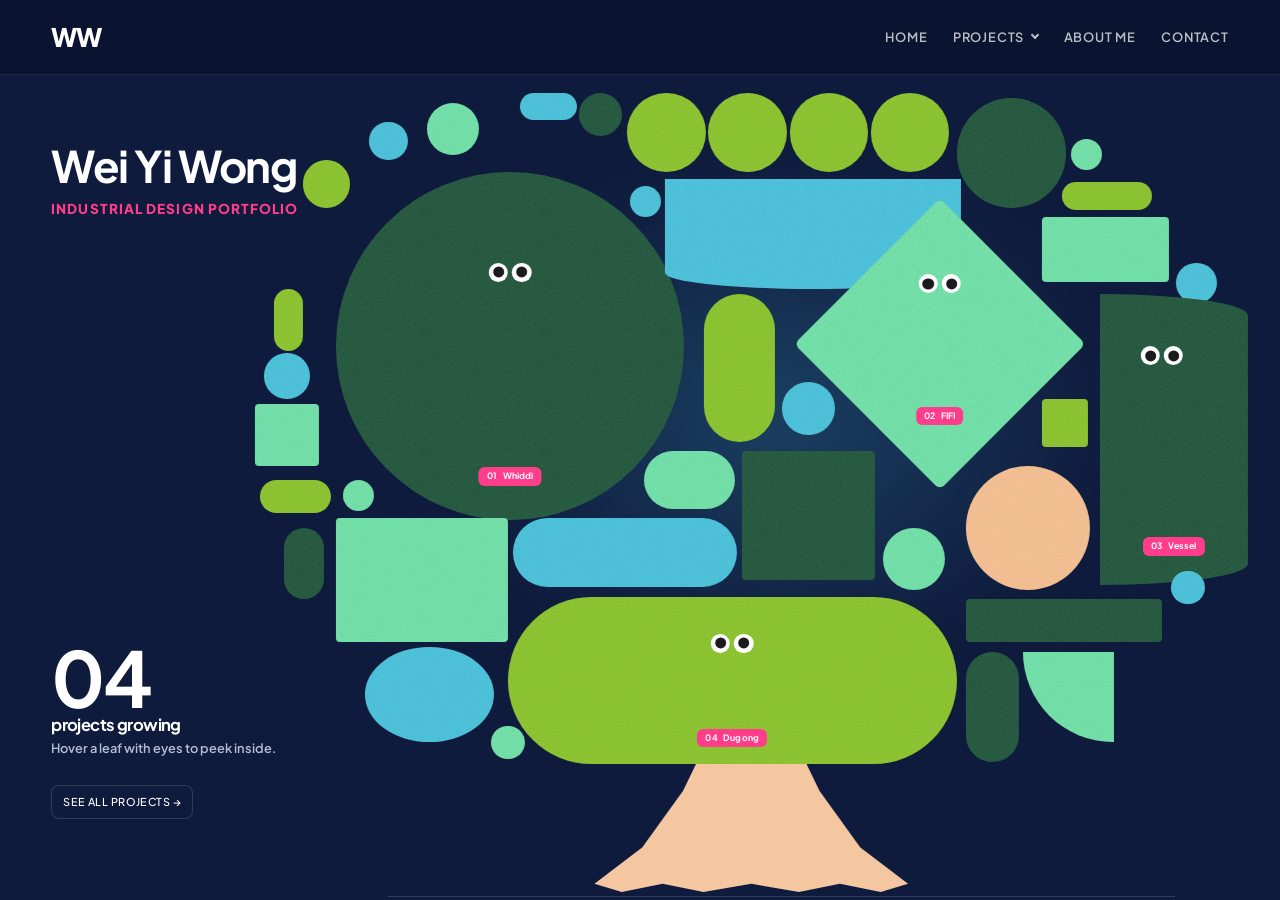
<file: index.html>
<!doctype html>
<html lang="en">
<head>
  <meta charset="utf-8">
  <meta name="viewport" content="width=device-width, initial-scale=1">
  <title>Wei Yi Wong · Industrial Design</title>
  <meta name="description" content="Industrial design portfolio of Wei Yi Wong, Wentworth Institute of Technology. Every leaf on the tree is a project.">
  <link rel="preconnect" href="https://fonts.googleapis.com">
  <link rel="preconnect" href="https://fonts.gstatic.com" crossorigin>
  <link href="https://fonts.googleapis.com/css2?family=Plus+Jakarta+Sans:wght@300..800&display=swap" rel="stylesheet">
  <link rel="stylesheet" href="css/style.css">
  <link rel="stylesheet" href="css/tree.css">
</head>
<body class="home tree-home">
  <a class="skip-link" href="projects.html">Skip to projects</a>

  <header class="topbar">
    <a class="logo" href="index.html" aria-label="Wei Yi Wong, home">WW</a>
    <nav class="nav" aria-label="Main">
      <a class="btn ghost" href="index.html" aria-current="page">Home</a>
      <a class="btn ghost" href="projects.html">Projects</a>
      <a class="btn ghost" href="about.html">About me</a>
      <a class="btn ghost" href="contact.html">Contact</a>
    </nav>
  </header>

  <main class="t-stage">
    <!-- left: intro, then the big project number that changes with each leaf -->
    <section class="t-text" aria-label="Introduction">
      <h1 class="t-name">Wei Yi Wong</h1>
      <p class="t-kicker">Industrial Design Portfolio</p>

      <div class="t-label" id="tLabel" aria-live="polite">
        <div class="t-num" id="tNum"><span class="u">_</span>04</div>
        <h2 class="t-title" id="tTitle">projects growing</h2>
        <p class="t-tag" id="tTag">Hover a leaf with eyes to peek inside.</p>
        <a class="t-go" id="tGo" href="projects.html">See all projects →</a>
      </div>
    </section>

    <!-- right: the tree -->
    <div class="t-tree-wrap">
      <div class="t-glow" aria-hidden="true"></div>
      <div class="t-tree" id="tTree">
        <div class="t-trunk" aria-hidden="true">
          <span class="deco-worm" data-len="3" data-cell="20"></span>
        </div>
        <!-- leaves are added here by js/tree.js -->
        <div class="t-canopy" id="tCanopy"></div>
      </div>
      <div class="t-ground" aria-hidden="true"></div>
    </div>
  </main>

  <script src="js/projects.js"></script>
  <script src="js/tree.js"></script>
  <script src="js/worm-deco.js"></script>
  <script src="js/nav.js"></script>
</body>
</html>
</file>
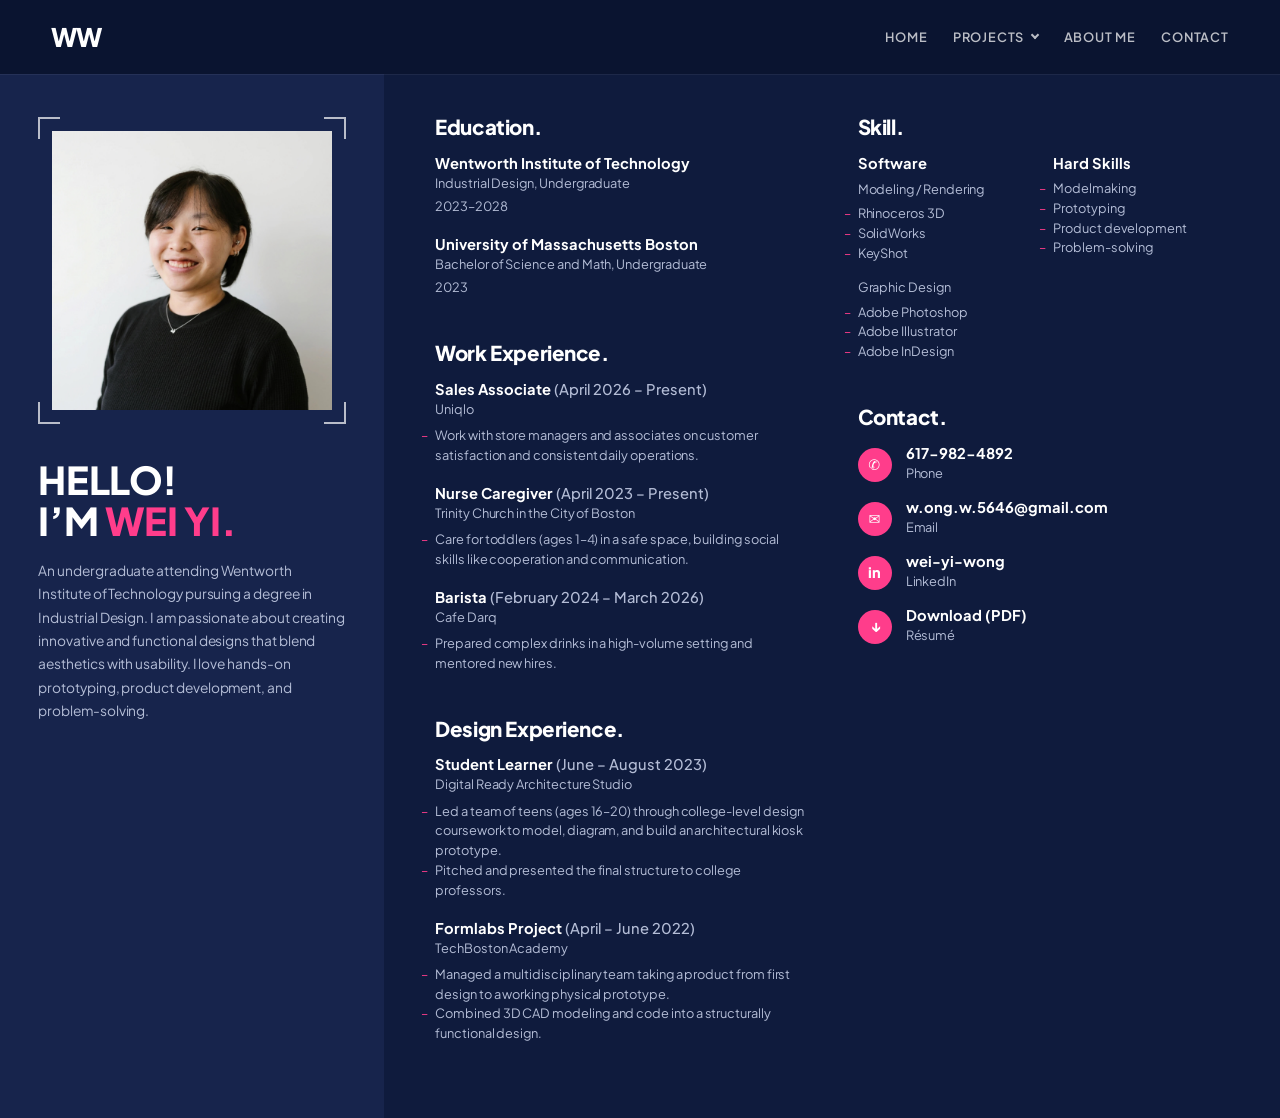
<file: about.html>
<!doctype html>
<html lang="en">
<head>
  <meta charset="utf-8">
  <meta name="viewport" content="width=device-width, initial-scale=1">
  <title>About me · Wei Yi Wong</title>
  <meta name="description" content="About Wei Yi Wong, industrial design student at Wentworth Institute of Technology.">
  <link rel="preconnect" href="https://fonts.googleapis.com">
  <link rel="preconnect" href="https://fonts.gstatic.com" crossorigin>
  <link href="https://fonts.googleapis.com/css2?family=Plus+Jakarta+Sans:wght@300..800&display=swap" rel="stylesheet">
  <link rel="stylesheet" href="css/style.css">
  <link rel="stylesheet" href="css/about.css">
</head>
<body class="about2-page">
  <a class="skip-link" href="#main">Skip to content</a>

  <header class="topbar">
    <a class="logo" href="index.html" aria-label="Wei Yi Wong, home">WW</a>
    <nav class="nav" aria-label="Main">
      <a class="btn ghost" href="index.html">Home</a>
      <a class="btn ghost" href="projects.html">Projects</a>
      <a class="btn ghost" href="about.html" aria-current="page">About me</a>
      <a class="btn ghost" href="contact.html">Contact</a>
    </nav>
  </header>

  <main id="main" class="a2">
    <!-- LEFT PANEL: photo, hello, bio -->
    <section class="a2-left" aria-label="About Wei Yi">
      <figure class="a2-photo">
        <img src="images-web/about/wei-yi-2.jpg" alt="Portrait of Wei Yi Wong smiling against a white wall, wearing a black sweater">
        <span class="a2-corner tl" aria-hidden="true"></span><span class="a2-corner tr" aria-hidden="true"></span>
        <span class="a2-corner bl" aria-hidden="true"></span><span class="a2-corner br" aria-hidden="true"></span>
      </figure>
      <h1 class="a2-hello">Hello!<br>I’m <span>Wei Yi.</span></h1>
      <p class="a2-bio">An undergraduate attending Wentworth Institute of Technology pursuing a degree in Industrial Design. I am passionate about creating innovative and functional designs that blend aesthetics with usability. I love hands-on prototyping, product development, and problem-solving.</p>
    </section>

    <!-- RIGHT: two columns -->
    <section class="a2-right">
      <div class="a2-col">
        <h2 class="a2-h">Education.</h2>
        <div class="a2-entry">
          <h3>Wentworth Institute of Technology</h3>
          <p class="a2-sub">Industrial Design, Undergraduate</p>
          <p class="a2-sub">2023–2028</p>
        </div>
        <div class="a2-entry">
          <h3>University of Massachusetts Boston</h3>
          <p class="a2-sub">Bachelor of Science and Math, Undergraduate</p>
          <p class="a2-sub">2023</p>
        </div>

        <h2 class="a2-h">Work Experience.</h2>
        <div class="a2-entry">
          <h3>Sales Associate <span class="a2-date">(April 2026 – Present)</span></h3>
          <p class="a2-sub">Uniqlo</p>
          <ul><li>Work with store managers and associates on customer satisfaction and consistent daily operations.</li></ul>
        </div>
        <div class="a2-entry">
          <h3>Nurse Caregiver <span class="a2-date">(April 2023 – Present)</span></h3>
          <p class="a2-sub">Trinity Church in the City of Boston</p>
          <ul><li>Care for toddlers (ages 1–4) in a safe space, building social skills like cooperation and communication.</li></ul>
        </div>
        <div class="a2-entry">
          <h3>Barista <span class="a2-date">(February 2024 – March 2026)</span></h3>
          <p class="a2-sub">Cafe Darq</p>
          <ul><li>Prepared complex drinks in a high-volume setting and mentored new hires.</li></ul>
        </div>
        <h2 class="a2-h">Design Experience.</h2>
        <div class="a2-entry">
          <h3>Student Learner <span class="a2-date">(June – August 2023)</span></h3>
          <p class="a2-sub">Digital Ready Architecture Studio</p>
          <ul>
            <li>Led a team of teens (ages 16–20) through college-level design coursework to model, diagram, and build an architectural kiosk prototype.</li>
            <li>Pitched and presented the final structure to college professors.</li>
          </ul>
        </div>
        <div class="a2-entry">
          <h3>Formlabs Project <span class="a2-date">(April – June 2022)</span></h3>
          <p class="a2-sub">TechBoston Academy</p>
          <ul>
            <li>Managed a multidisciplinary team taking a product from first design to a working physical prototype.</li>
            <li>Combined 3D CAD modeling and code into a structurally functional design.</li>
          </ul>
        </div>
      </div>

      <div class="a2-col">
        <h2 class="a2-h">Skill.</h2>
        <div class="a2-skills">
          <div>
            <h3>Software</h3>
            <p class="a2-sub">Modeling / Rendering</p>
            <ul><li>Rhinoceros 3D</li><li>SolidWorks</li><li>KeyShot</li></ul>
            <p class="a2-sub a2-gap">Graphic Design</p>
            <ul><li>Adobe Photoshop</li><li>Adobe Illustrator</li><li>Adobe InDesign</li></ul>
          </div>
          <div>
            <h3>Hard Skills</h3>
            <ul><li>Modelmaking</li><li>Prototyping</li><li>Product development</li><li>Problem-solving</li></ul>
          </div>
        </div>

        <h2 class="a2-h">Contact.</h2>
        <ul class="a2-contact">
          <li><span class="a2-ico" aria-hidden="true">✆</span><div><h3><a href="tel:+16179824892">617-982-4892</a></h3><p class="a2-sub">Phone</p></div></li>
          <li><span class="a2-ico" aria-hidden="true">✉</span><div><h3><a href="mailto:w.ong.w.5646@gmail.com">w.ong.w.5646@gmail.com</a></h3><p class="a2-sub">Email</p></div></li>
          <li><span class="a2-ico" aria-hidden="true">in</span><div><h3><a class="a2-stretch" href="https://www.linkedin.com/in/wei-yi-wong-88095b336" target="_blank" rel="noopener">wei-yi-wong</a></h3><p class="a2-sub">LinkedIn</p></div></li>
          <li><span class="a2-ico" aria-hidden="true">↓</span><div><h3><a class="a2-stretch" href="files/Wei-Yi-Wong-Resume.pdf" download>Download (PDF)</a></h3><p class="a2-sub">Résumé</p></div></li>
        </ul>
      </div>
    </section>
  </main>

  <script src="js/projects.js"></script>
  <script src="js/nav.js"></script>
</body>
</html>
</file>
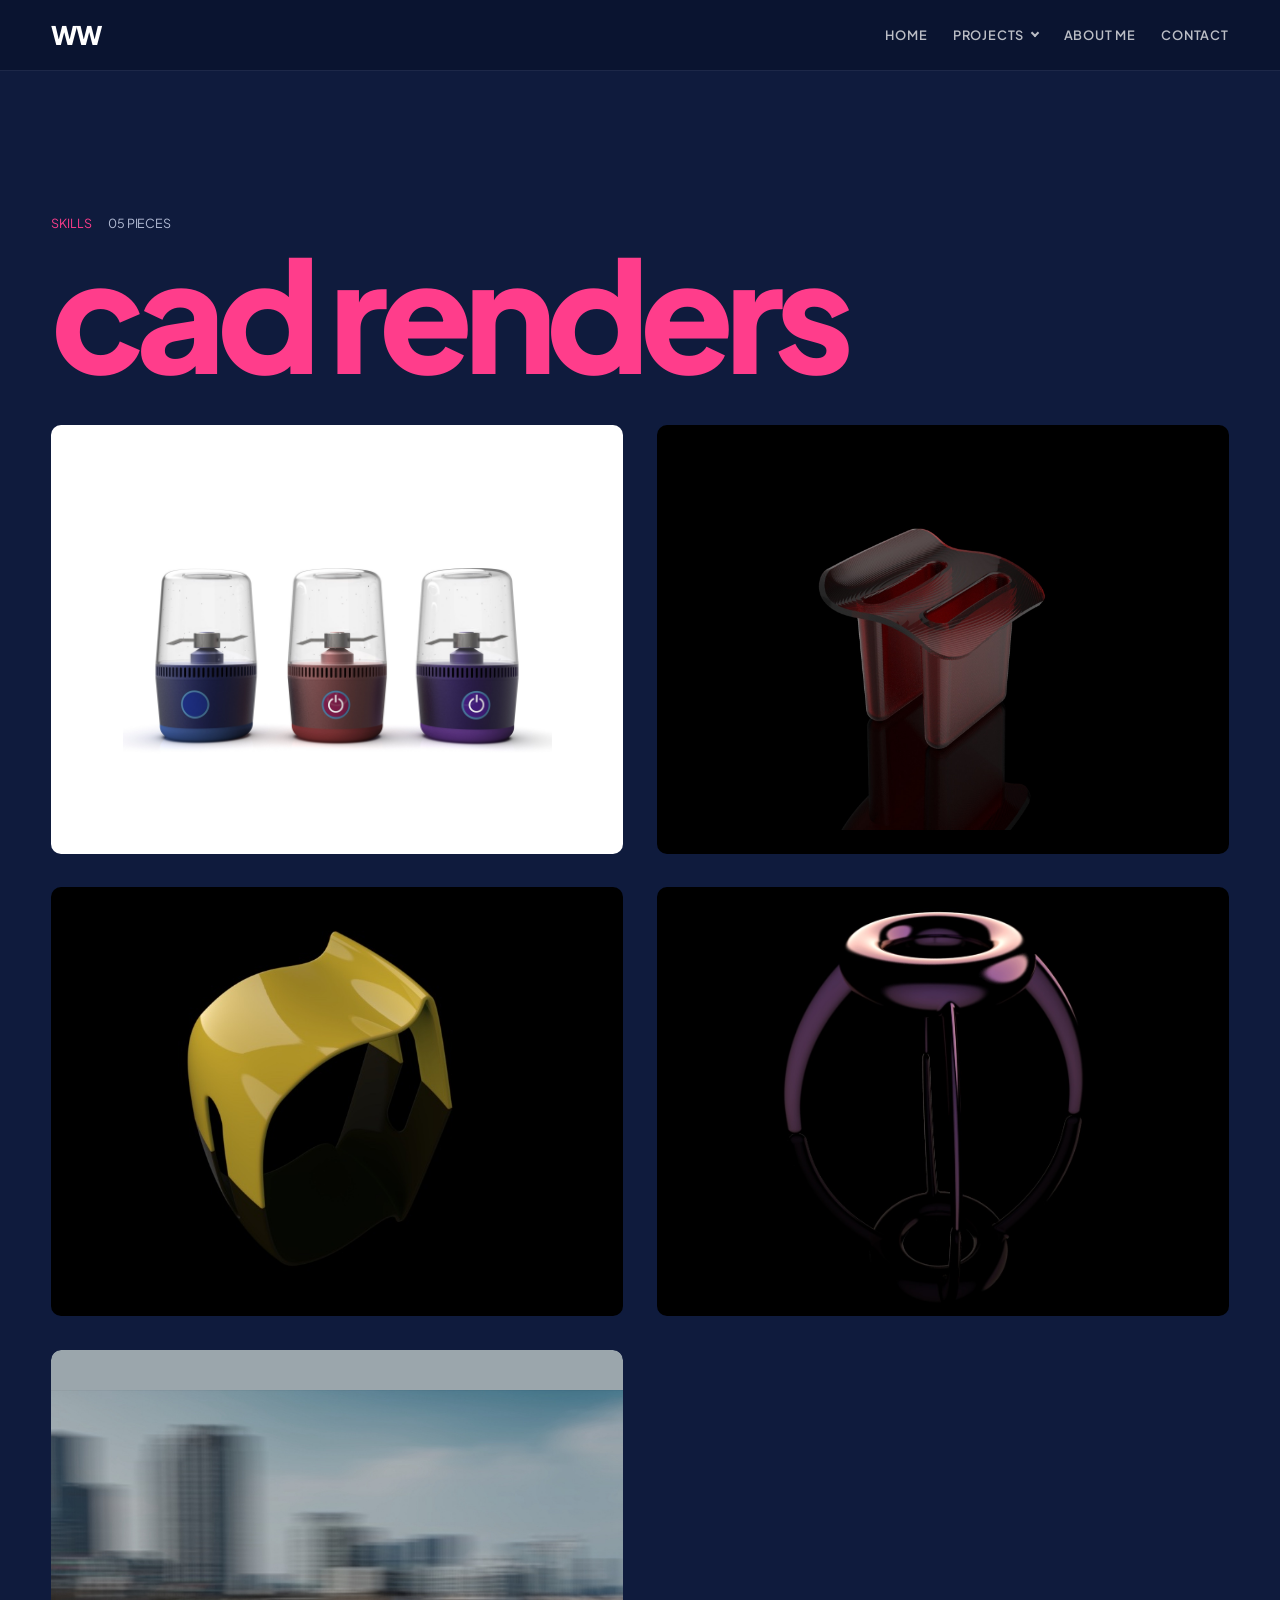
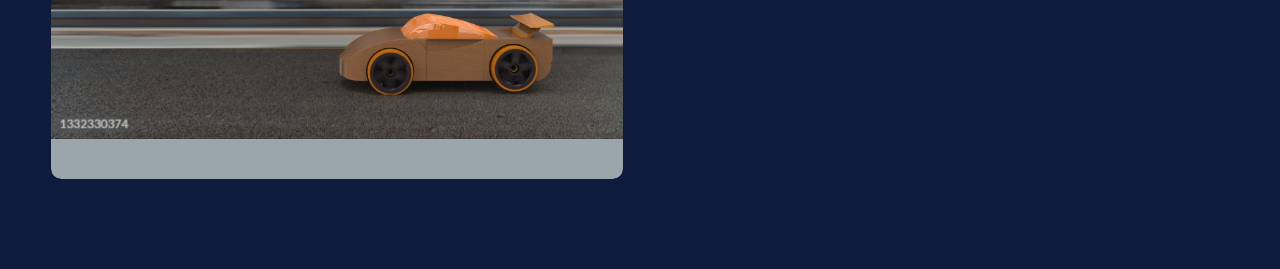
<file: cad-renders.html>
<!doctype html>
<html lang="en">
<head>
  <meta charset="utf-8">
  <meta name="viewport" content="width=device-width, initial-scale=1">
  <title>CAD Renders · Wei Yi Wong</title>
  <meta name="description" content="Product renders by Wei Yi Wong, industrial design student.">
  <link rel="preconnect" href="https://fonts.googleapis.com">
  <link rel="preconnect" href="https://fonts.gstatic.com" crossorigin>
  <link href="https://fonts.googleapis.com/css2?family=Fredoka:wght@400..700&family=Nunito:ital,wght@0,400..800;1,400&family=Space+Grotesk:wght@400;500;600;700&family=Inter:wght@400;500&family=JetBrains+Mono:wght@400;500;700&family=Geist:wght@300..800&family=Geist+Mono:wght@400..600&family=Plus+Jakarta+Sans:wght@300..800&family=DM+Mono:wght@400;500&display=swap" rel="stylesheet">
  <link rel="stylesheet" href="css/style.css">
  <link rel="stylesheet" href="css/monument.css">
</head>
<body class="case skill-page" data-skill="cad-renders">
  <a class="skip-link" href="#main">Skip to the work</a>

  <header class="topbar">
    <a class="logo" href="index.html" aria-label="Wei Yi Wong, home">WW</a>
    <nav class="nav" aria-label="Main">
      <a class="btn ghost" href="index.html">Home</a>
      <a class="btn ghost" href="projects.html" aria-current="page">Projects</a>
      <a class="btn ghost" href="about.html">About me</a>
      <a class="btn ghost" href="contact.html">Contact</a>
    </nav>
  </header>

  <main id="main" class="sk-main">
    <section class="sk-head">
      <p class="sk-kicker">Skills <span id="skCount"></span></p>
      <h1 class="sk-title-sr" id="skTitle">CAD Renders</h1>
      <div class="sk-band" aria-hidden="true"><div class="sk-word" id="skWord"></div></div>
      <p class="sk-tag" id="skTag"></p>
    </section>
    <section class="sk-grid" id="skGrid" aria-label="CAD Renders gallery"></section>
  </main>

  <div class="lightbox" id="lightbox" role="dialog" aria-modal="true" aria-label="Image viewer">
    <button class="lb-btn lb-close" type="button" aria-label="Close image viewer">✕</button>
    <button class="lb-btn lb-prev" type="button" aria-label="Previous image">←</button>
    <figure>
      <img id="lbImg" alt="">
      <figcaption><span class="lb-count" id="lbCount"></span><span id="lbCaption"></span></figcaption>
    </figure>
    <button class="lb-btn lb-next" type="button" aria-label="Next image">→</button>
  </div>

  <script src="js/projects.js"></script>
  <script src="js/skill.js"></script>
  <script src="js/case.js"></script>
  <script src="js/nav.js"></script>
</body>
</html>
</file>
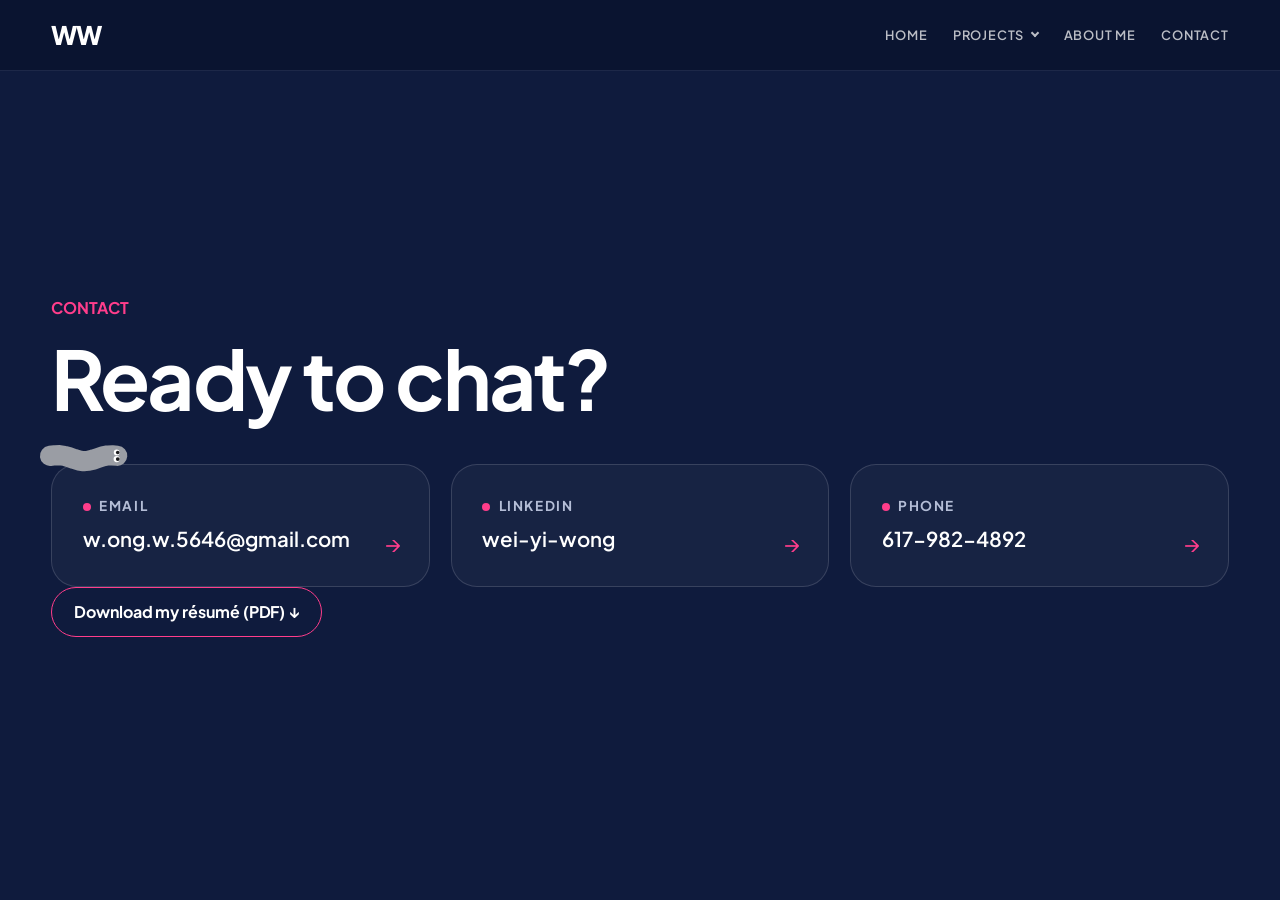
<file: contact.html>
<!doctype html>
<html lang="en">
<head>
  <meta charset="utf-8">
  <meta name="viewport" content="width=device-width, initial-scale=1">
  <title>Contact · Wei Yi Wong</title>
  <meta name="description" content="Get in touch with Wei Yi Wong, industrial design student at Wentworth Institute of Technology.">
  <link rel="preconnect" href="https://fonts.googleapis.com">
  <link rel="preconnect" href="https://fonts.gstatic.com" crossorigin>
  <link href="https://fonts.googleapis.com/css2?family=Fredoka:wght@400..700&family=Nunito:ital,wght@0,400..800;1,400&family=Space+Grotesk:wght@400;500;600;700&family=JetBrains+Mono:wght@400;500;700&family=Geist:wght@300..800&family=Geist+Mono:wght@400..600&family=Plus+Jakarta+Sans:wght@300..800&family=DM+Mono:wght@400;500&display=swap" rel="stylesheet">
  <link rel="stylesheet" href="css/style.css">
</head>
<body class="case contact-page">
  <a class="skip-link" href="#main">Skip to content</a>

  <header class="topbar">
    <a class="logo" href="index.html" aria-label="Wei Yi Wong, home">WW</a>
    <nav class="nav" aria-label="Main">
      <a class="btn ghost" href="index.html">Home</a>
      <a class="btn ghost" href="projects.html">Projects</a>
      <a class="btn ghost" href="about.html">About me</a>
      <a class="btn ghost" href="contact.html" aria-current="page">Contact</a>
    </nav>
  </header>

  <main id="main" class="ct-main">
    <section class="ct-intro">
      <p class="ct-kicker">Contact</p>
      <h1 class="ct-title"><span class="eat">Ready to chat?</span></h1>
    </section>

    <section class="ct-cards" aria-label="Ways to reach me">
      <a class="ct-card" href="mailto:w.ong.w.5646@gmail.com">
        <span class="deco-worm w-topRight" data-len="3" data-cell="24" data-flat="1"></span>
        <span class="ct-label">Email</span>
        <span class="ct-value">w.ong.w.5646@gmail.com</span>
        <span class="ct-go" aria-hidden="true">→</span>
      </a>
      <a class="ct-card" href="https://www.linkedin.com/in/wei-yi-wong-88095b336" target="_blank" rel="noopener">
        <span class="ct-label">LinkedIn</span>
        <span class="ct-value">wei-yi-wong</span>
        <span class="ct-go" aria-hidden="true">→</span>
      </a>
      <a class="ct-card" href="tel:+16179824892">
        <span class="ct-label">Phone</span>
        <span class="ct-value">617-982-4892</span>
        <span class="ct-go" aria-hidden="true">→</span>
      </a>
    </section>

    <p class="ct-where"><a class="ct-resume" href="files/Wei-Yi-Wong-Resume.pdf" download>Download my résumé (PDF) ↓</a></p>
  </main>

  <script src="js/worm-deco.js"></script>
  <script src="js/layout.js"></script>
  <script src="js/editor.js"></script>
  <script src="js/projects.js"></script>
  <script src="js/nav.js"></script>
</body>
</html>
</file>
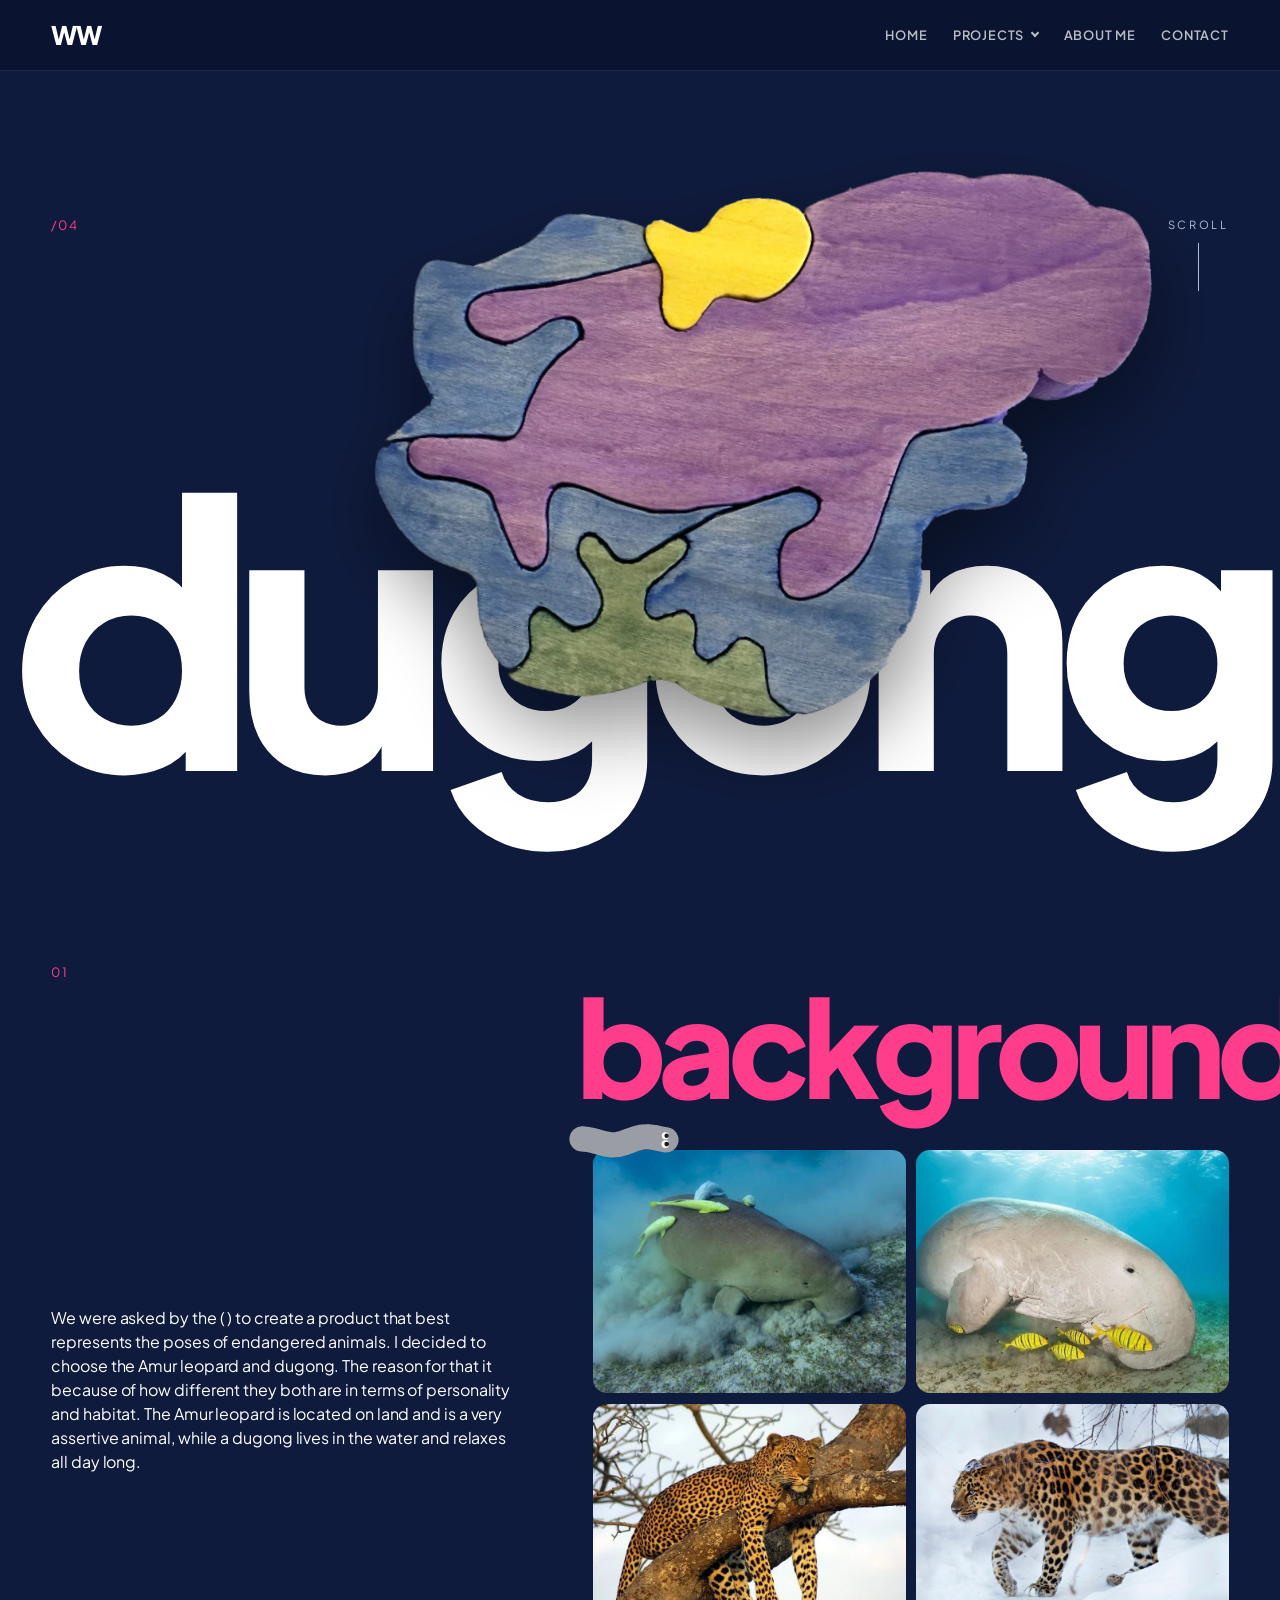
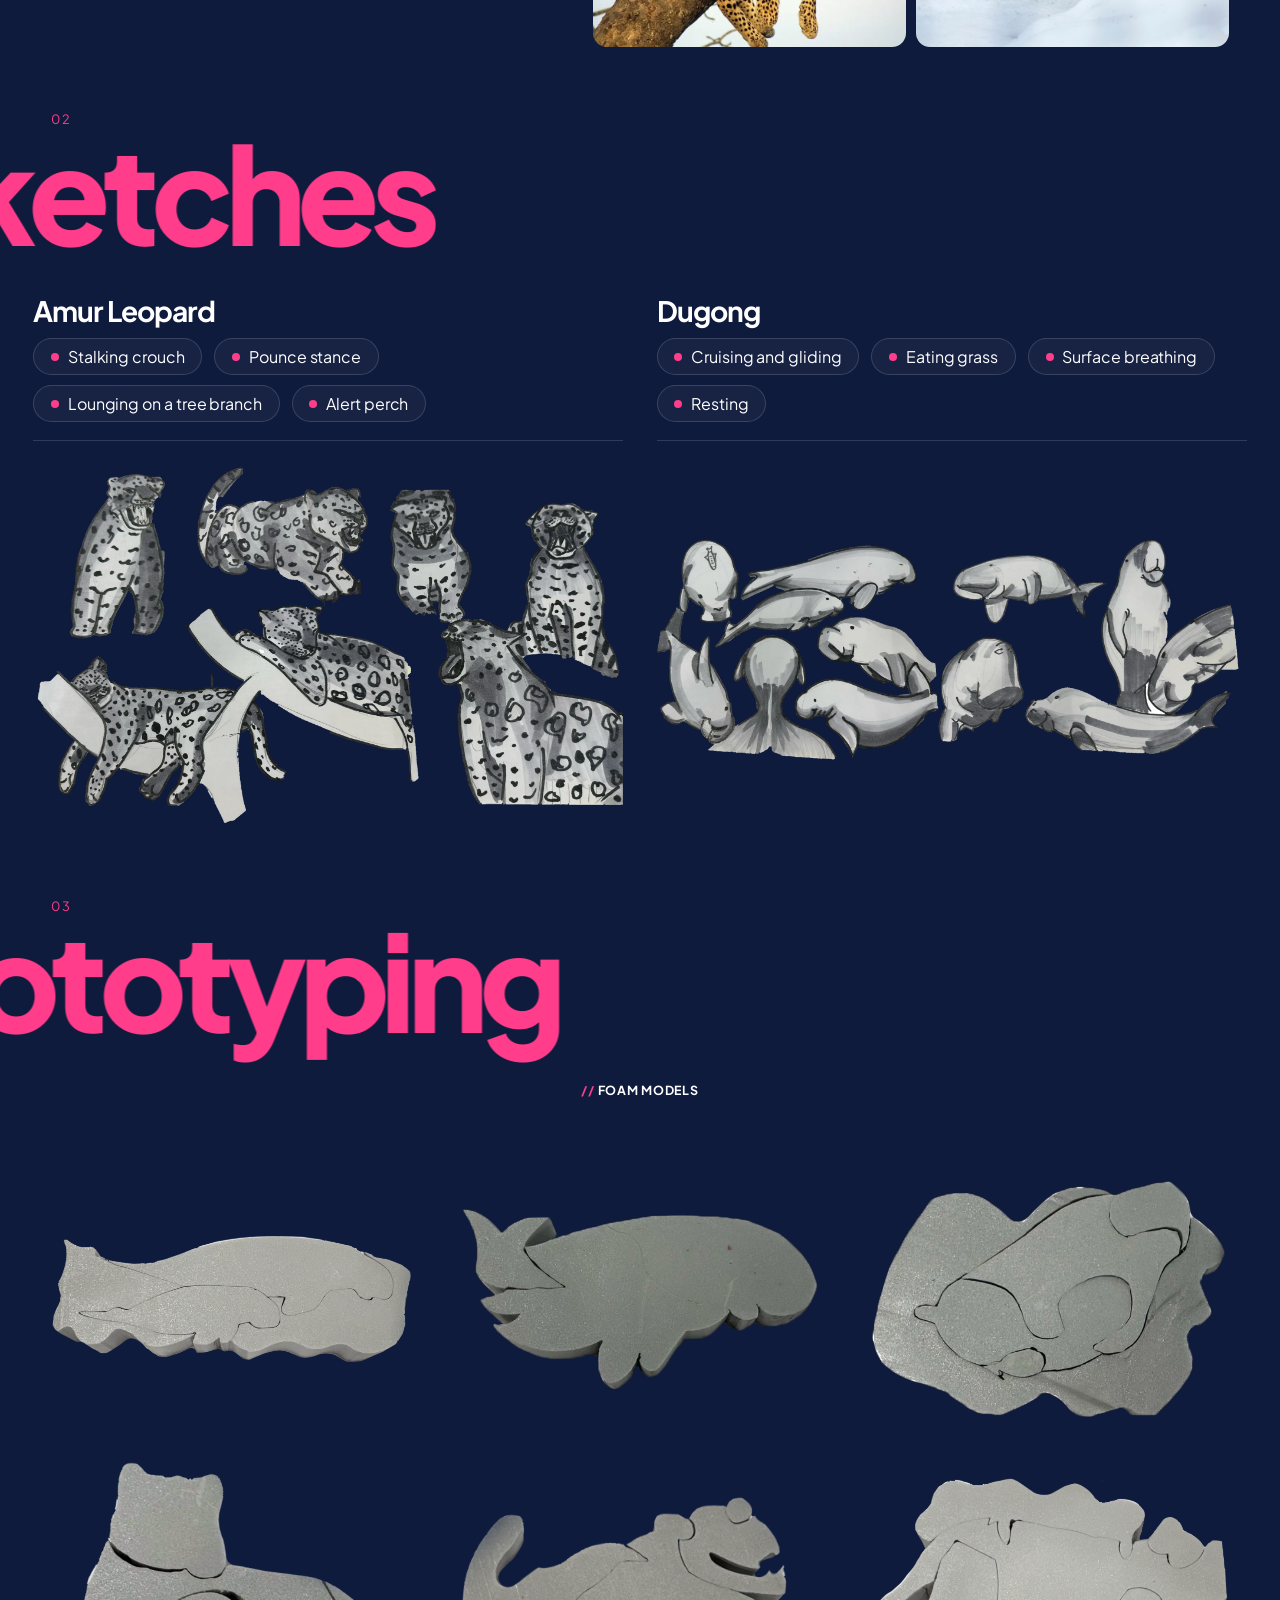
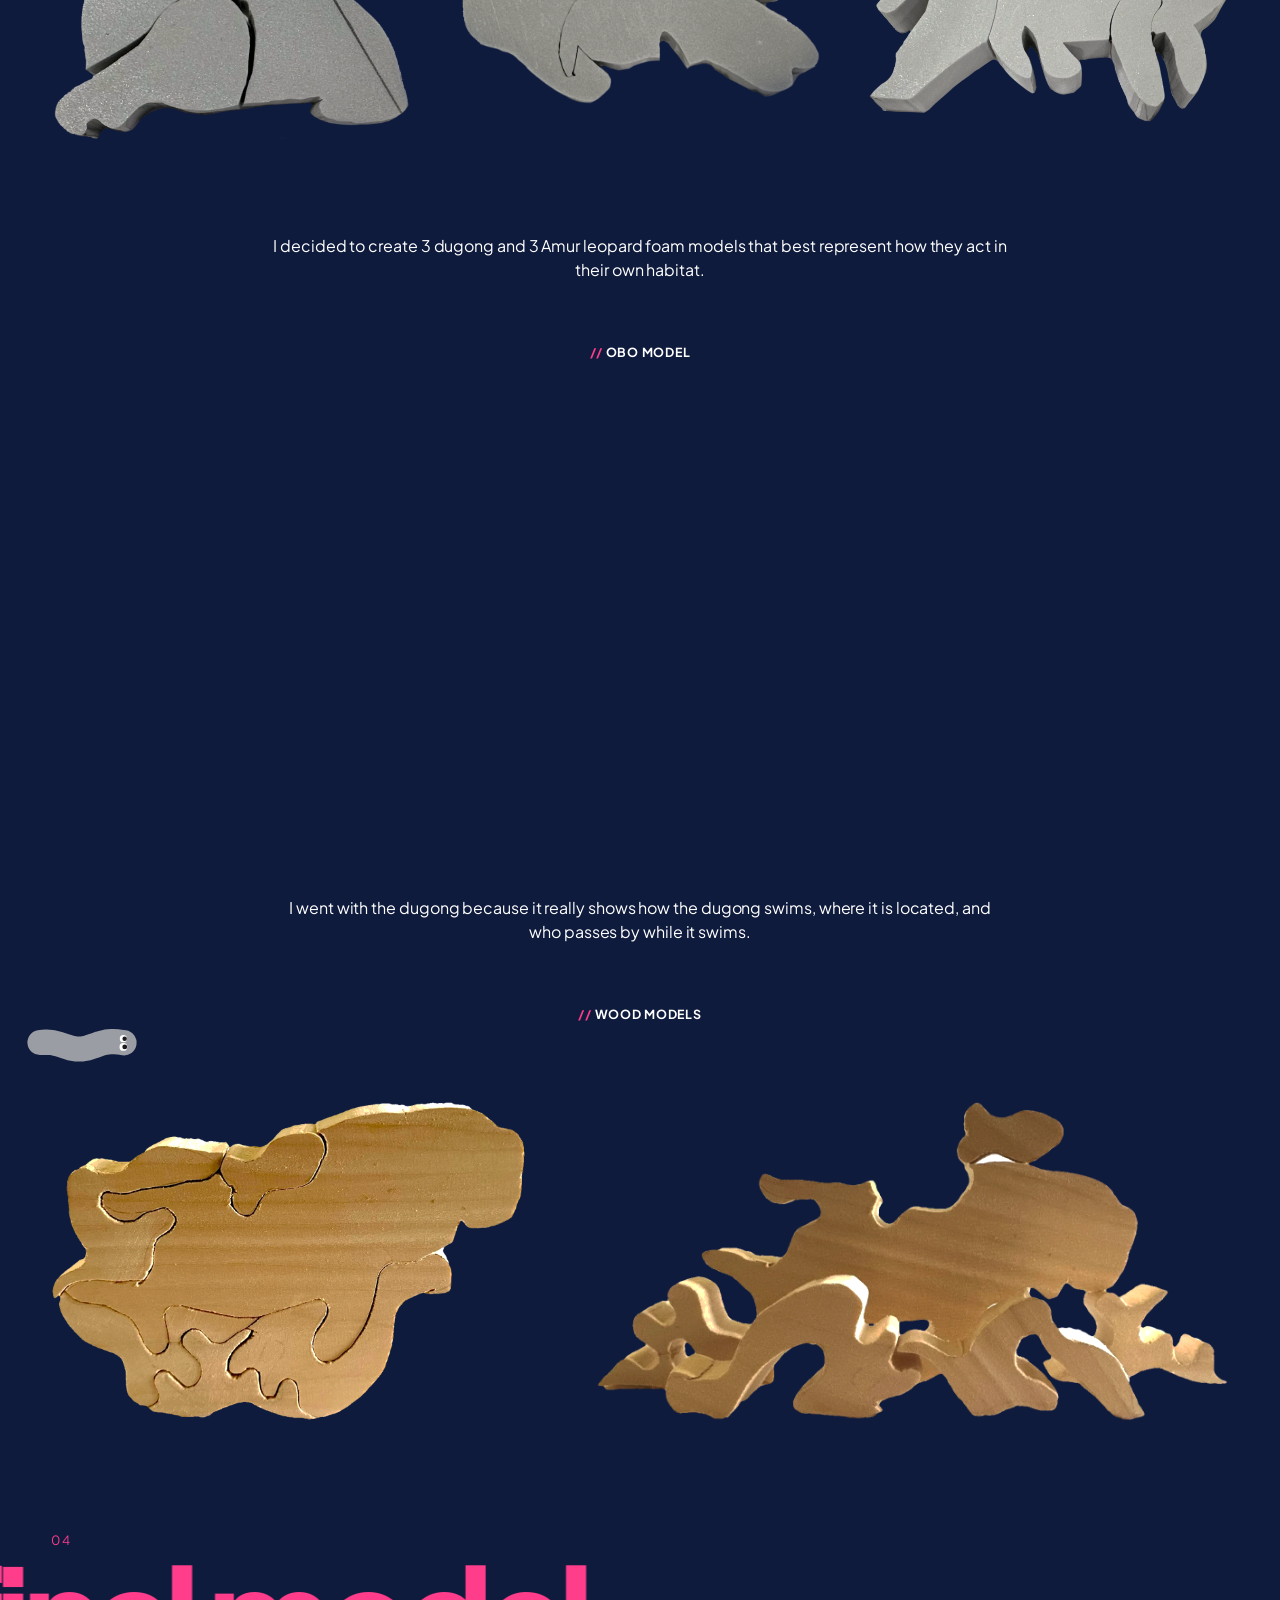
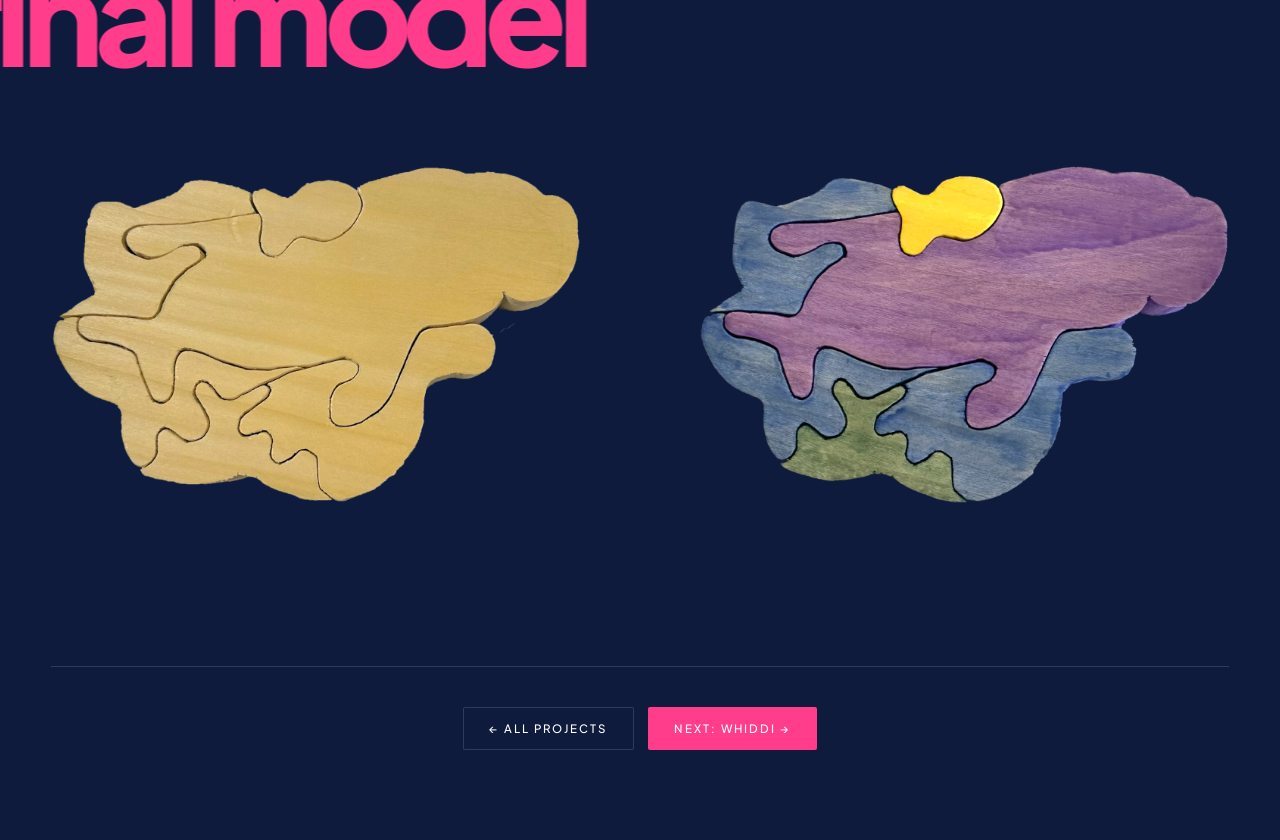
<file: dugong.html>
<!doctype html>
<html lang="en">
<head>
  <meta charset="utf-8">
  <meta name="viewport" content="width=device-width, initial-scale=1">
  <title>Dugong · Wei Yi Wong</title>
  <meta name="description" content="Dugong: a hand-stained wooden puzzle about an endangered animal, by Wei Yi Wong.">
  <link rel="preconnect" href="https://fonts.googleapis.com">
  <link rel="preconnect" href="https://fonts.gstatic.com" crossorigin>
  <link href="https://fonts.googleapis.com/css2?family=Fredoka:wght@400..700&family=Nunito:ital,wght@0,400..800;1,400&family=Space+Grotesk:wght@400;500;600;700&family=JetBrains+Mono:wght@400;500;700&family=Geist:wght@300..800&family=Geist+Mono:wght@400..600&family=Plus+Jakarta+Sans:wght@300..800&family=DM+Mono:wght@400;500&display=swap" rel="stylesheet">
  <link rel="stylesheet" href="css/style.css">
  <link rel="stylesheet" href="css/monument.css">
</head>
<body class="case dugong-page" data-mono="images-web/dugong/dg-final-2.webp">
  <a class="skip-link" href="#background">Skip to the project</a>

  <!-- ============ HERO ============ -->
  <header class="case-hero">
    <img class="case-hero-img dg-hero-img" src="images-web/dugong/dg-hero.jpg" alt="Close-up of the stained wooden dugong puzzle: a purple dugong with a yellow fish, blue water and green seagrass pieces">

    <div class="topbar">
      <a class="logo" href="index.html" aria-label="Wei Yi Wong, home">WW</a>
      <nav class="nav" aria-label="Main">
        <a class="btn ghost" href="index.html">Home</a>
        <a class="btn ghost" href="projects.html" aria-current="page">Projects</a>
        <a class="btn ghost" href="about.html">About me</a>
        <a class="btn ghost" href="contact.html">Contact</a>
      </nav>
    </div>

    <div class="case-burst" aria-hidden="true">
      <div class="burst">
        <svg viewBox="0 0 100 100"><path d="M50.0 0.0 L58.9 11.0 L71.7 5.0 L73.1 21.1 L89.1 18.8 L86.0 32.6 L98.7 38.9 L87.0 50.0 L98.7 61.1 L86.0 67.4 L89.1 81.2 L73.1 78.9 L71.7 95.0 L58.9 89.0 L50.0 100.0 L41.8 86.1 L28.3 95.0 L25.1 81.3 L10.9 81.2 L16.7 66.1 L1.3 61.1 L10.0 50.0 L1.3 38.9 L16.7 33.9 L10.9 18.8 L25.1 18.7 L28.3 5.0 L41.8 13.9Z"/></svg>
        <span>04</span>
      </div>
    </div>
    <h1 class="case-title">Dugong</h1>
  </header>

  <main>
    <!-- ============ 01 BACKGROUND ============ -->
    <section class="case-section case-two dg-two" id="background" aria-labelledby="h-bg">
      <div>
        <h2 class="case-h" id="h-bg"><span class="num">01</span><span class="eat">Background</span></h2>
        <p class="dg-text">We were asked by the ( ) to create a product that best represents the poses of endangered animals. I decided to choose the Amur leopard and dugong. The reason for that it because of how different they both are in terms of personality and habitat. The Amur leopard is located on land and is a very assertive animal, while a dugong lives in the water and relaxes all day long.</p>
      </div>
      <div class="dg-bg-grid">
        <span class="deco-worm w-topRight" data-len="3" data-cell="30" data-flat="1"></span>
        <button class="zoom" type="button" data-cap="A dugong feeding on the sea floor"><img src="images-web/dugong/dg-bg-1.jpg" alt="A dugong grazing on the sandy sea floor, stirring up a cloud of sand, with small fish on its back" loading="lazy"></button>
        <button class="zoom" type="button" data-cap="A dugong with yellow fish"><img src="images-web/dugong/dg-bg-2.jpg" alt="A dugong swimming above seagrass with yellow striped fish beneath it" loading="lazy"></button>
        <button class="zoom" type="button" data-cap="An Amur leopard lounging on a branch"><img src="images-web/dugong/dg-bg-3.jpg" alt="An Amur leopard asleep, draped over a thick tree branch" loading="lazy"></button>
        <button class="zoom" type="button" data-cap="An Amur leopard walking through snow"><img src="images-web/dugong/dg-bg-4.jpg" alt="An Amur leopard stalking through deep snow" loading="lazy"></button>
      </div>
    </section>

    <!-- ============ 02 SKETCHES ============ -->
    <section class="case-section" aria-labelledby="h-sketch">
      <h2 class="case-h" id="h-sketch"><span class="num">02</span><span class="eat">Sketches</span></h2>
      <div class="dg-sketch-pair">
      <div class="dg-sketch-row">
        <div>
          <h3 class="dg-animal">Amur Leopard</h3>
          <ul class="dg-list">
            <li>Stalking crouch</li>
            <li>Pounce stance</li>
            <li>Lounging on a tree branch</li>
            <li>Alert perch</li>
          </ul>
        </div>
        <div class="dg-clear">
          <button class="zoom" type="button" data-cap="Amur leopard pose sketches"><img src="images-web/dugong/dg-sk-leopard.webp" alt="Marker sketches of Amur leopards: crouching, pouncing, lounging on branches and roaring" loading="lazy"></button>
        </div>
      </div>
      <div class="dg-sketch-row">
        <div>
          <h3 class="dg-animal">Dugong</h3>
          <ul class="dg-list">
            <li>Cruising and gliding</li>
            <li>Eating grass</li>
            <li>Surface breathing</li>
            <li>Resting</li>
          </ul>
        </div>
        <div class="dg-clear">
          <button class="zoom" type="button" data-cap="Dugong pose sketches"><img src="images-web/dugong/dg-sk-dugong.webp" alt="Marker sketches of dugongs gliding, grazing, rising to breathe and resting" loading="lazy"></button>
        </div>
      </div>
      </div>
    </section>

    <!-- ============ 03 PROTOTYPING ============ -->
    <section class="case-section" aria-labelledby="h-proto">
      <h2 class="case-h" id="h-proto"><span class="num">03</span><span class="eat">Prototyping</span></h2>

      <h3 class="wh-sub">Foam Models</h3>
      <div class="dg-clear dg-foam">
        <button class="zoom dg-f1" type="button" data-cap="Foam model: dugong gliding inside a wave"><img src="images-web/dugong/dg-foam-1.webp" alt="Grey foam puzzle of a dugong gliding along inside a long wave shape" loading="lazy"></button>
        <button class="zoom" type="button" data-cap="Foam model: dugong eating seagrass"><img src="images-web/dugong/dg-foam-2.webp" alt="Grey foam puzzle of a dugong with seagrass under it" loading="lazy"></button>
        <button class="zoom" type="button" data-cap="Foam model: dugong resting"><img src="images-web/dugong/dg-foam-3.webp" alt="Grey foam puzzle of a curled, resting dugong" loading="lazy"></button>
        <button class="zoom" type="button" data-cap="Foam model: Amur leopard lying down"><img src="images-web/dugong/dg-foam-4.webp" alt="Grey foam puzzle of a leopard lying down, head up" loading="lazy"></button>
        <button class="zoom" type="button" data-cap="Foam model: Amur leopard pouncing"><img src="images-web/dugong/dg-foam-5.webp" alt="Grey foam puzzle of a leopard crouched to pounce, mouth open" loading="lazy"></button>
        <button class="zoom" type="button" data-cap="Foam model: Amur leopard stalking"><img src="images-web/dugong/dg-foam-6.webp" alt="Grey foam puzzle of a leopard stalking, with a cub on its back" loading="lazy"></button>
      </div>
      <p class="dg-note">I decided to create 3 dugong and 3 Amur leopard foam models that best represent how they act in their own habitat.</p>

      <h3 class="wh-sub">Obo Model</h3>
      <div class="dg-clear vs-pair dg-pair">
        <button class="zoom" type="button" data-cap="Obo model: dugong"><img src="images-web/dugong/dg-obo-1.webp" alt="Pink foam (obo) puzzle of a dugong with a small fish cut inside" loading="lazy"></button>
        <button class="zoom" type="button" data-cap="Obo model: Amur leopard"><img src="images-web/dugong/dg-obo-2.webp" alt="Pink foam (obo) puzzle of a leaping leopard with grass around it" loading="lazy"></button>
      </div>
      <p class="dg-note">I went with the dugong because it really shows how the dugong swims, where it is located, and who passes by while it swims.</p>

      <h3 class="wh-sub">Wood Models</h3>
      <div class="dg-clear vs-pair dg-pair dg-wood">
        <span class="deco-worm w-peekLeft" data-len="2-3" data-cell="30"></span>
        <button class="zoom" type="button" data-cap="Wood model, assembled"><img src="images-web/dugong/dg-wood-1.webp" alt="Unstained wooden dugong puzzle, all pieces fitted together" loading="lazy"></button>
        <button class="zoom" type="button" data-cap="Wood model, pieces standing up"><img src="images-web/dugong/dg-wood-2.webp" alt="The wooden puzzle pieces standing up on their own, with the fish piece on top" loading="lazy"></button>
      </div>
    </section>

    <!-- ============ 04 FINAL MODEL ============ -->
    <section class="case-section" aria-labelledby="h-final">
      <h2 class="case-h" id="h-final"><span class="num">04</span><span class="eat">Final Model</span></h2>
      <div class="dg-clear vs-pair dg-pair">
        <button class="zoom" type="button" data-cap="Final model, before staining"><img src="images-web/dugong/dg-final-1.webp" alt="Final wooden dugong puzzle in plain wood" loading="lazy"></button>
        <button class="zoom" type="button" data-cap="Final model, hand-stained"><img src="images-web/dugong/dg-final-2.webp" alt="Final dugong puzzle stained purple, blue, green and yellow" loading="lazy"></button>
      </div>
    </section>

    <nav class="case-end" aria-label="More projects">
      <a class="btn ghost" href="projects.html">← All projects</a>
      <a class="btn accent" id="nextProject" href="projects.html">Next project →</a>
    </nav>
  </main>

  <div class="lightbox" id="lightbox" role="dialog" aria-modal="true" aria-label="Image viewer">
    <button class="lb-btn lb-close" type="button" aria-label="Close image viewer">✕</button>
    <button class="lb-btn lb-prev" type="button" aria-label="Previous image">←</button>
    <figure>
      <img id="lbImg" alt="">
      <figcaption><span class="lb-count" id="lbCount"></span><span id="lbCaption"></span></figcaption>
    </figure>
    <button class="lb-btn lb-next" type="button" aria-label="Next image">→</button>
  </div>

  <script src="js/projects.js"></script>
  <script src="js/case.js"></script>
  <script src="js/worm-deco.js"></script>
  <script src="js/layout.js"></script>
  <script src="js/editor.js"></script>
  <script src="js/nav.js"></script>
  <script src="js/monument.js"></script>
</body>
</html>
</file>
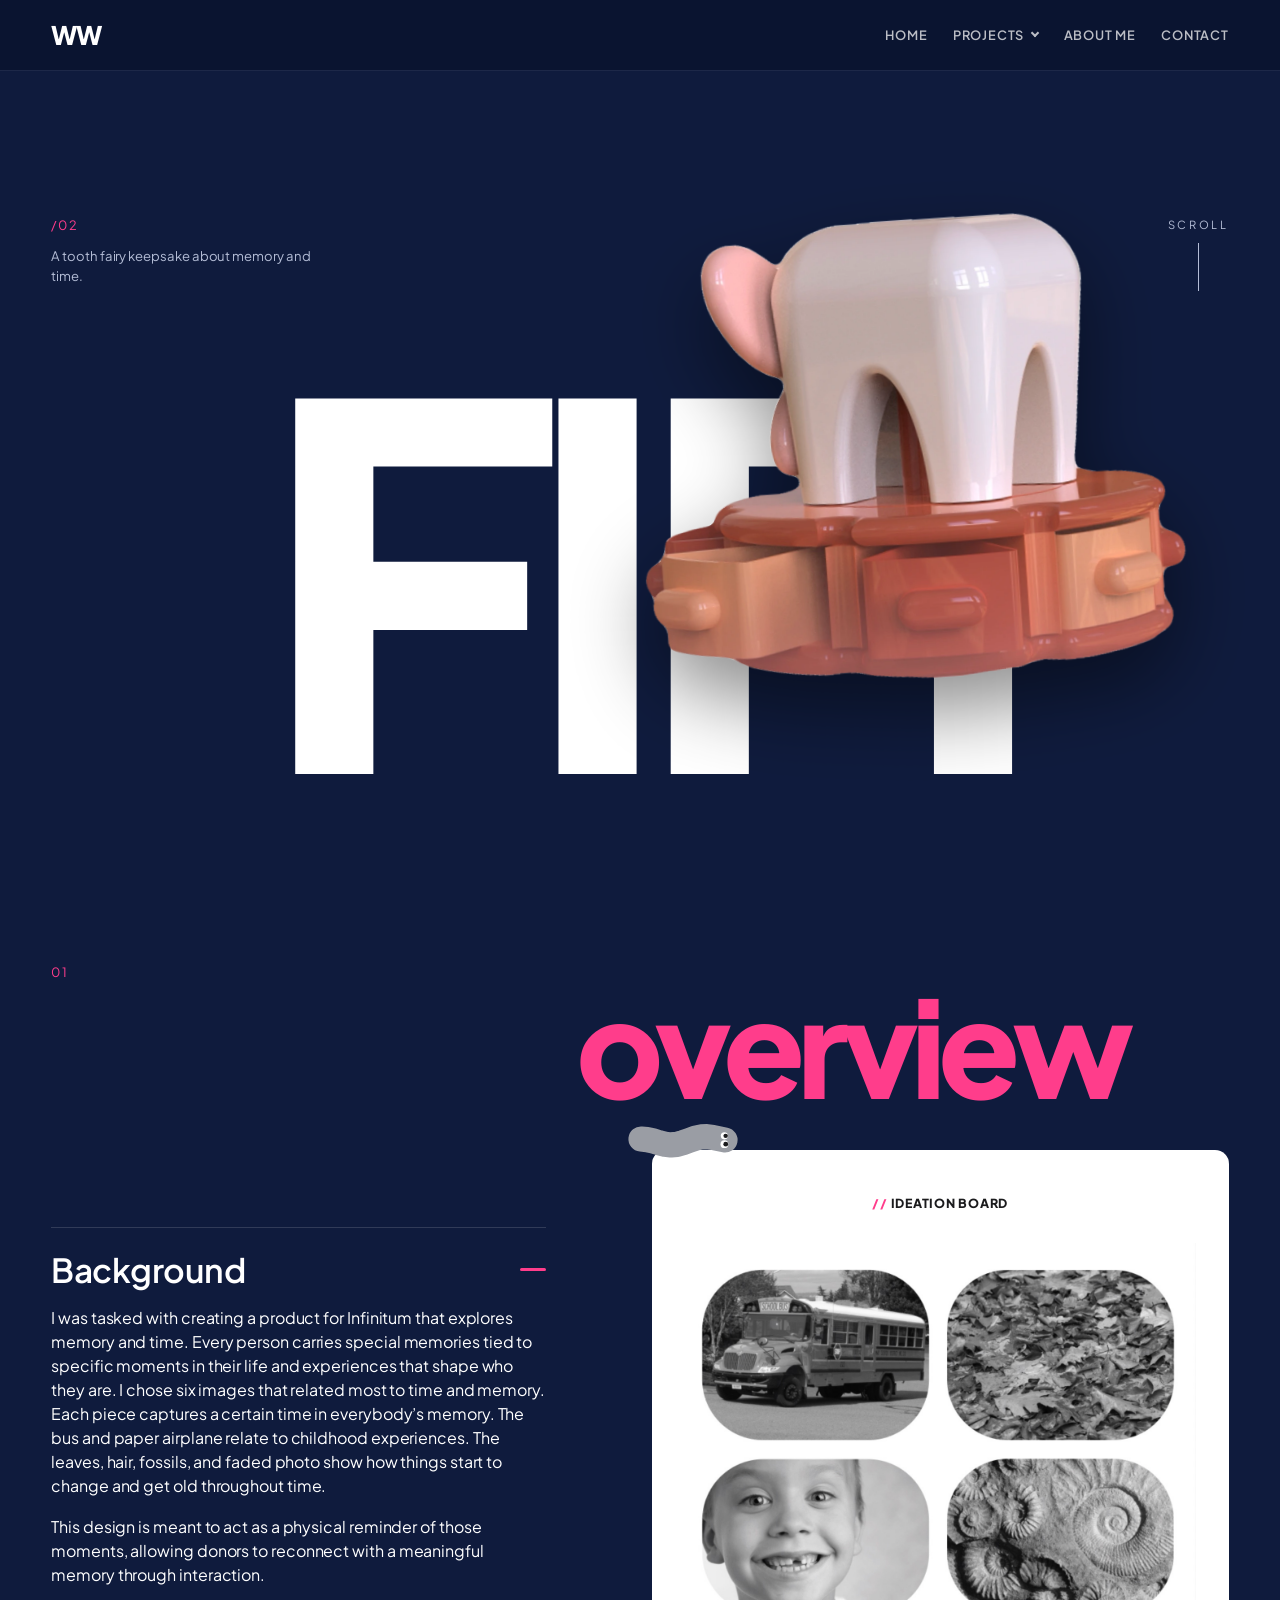
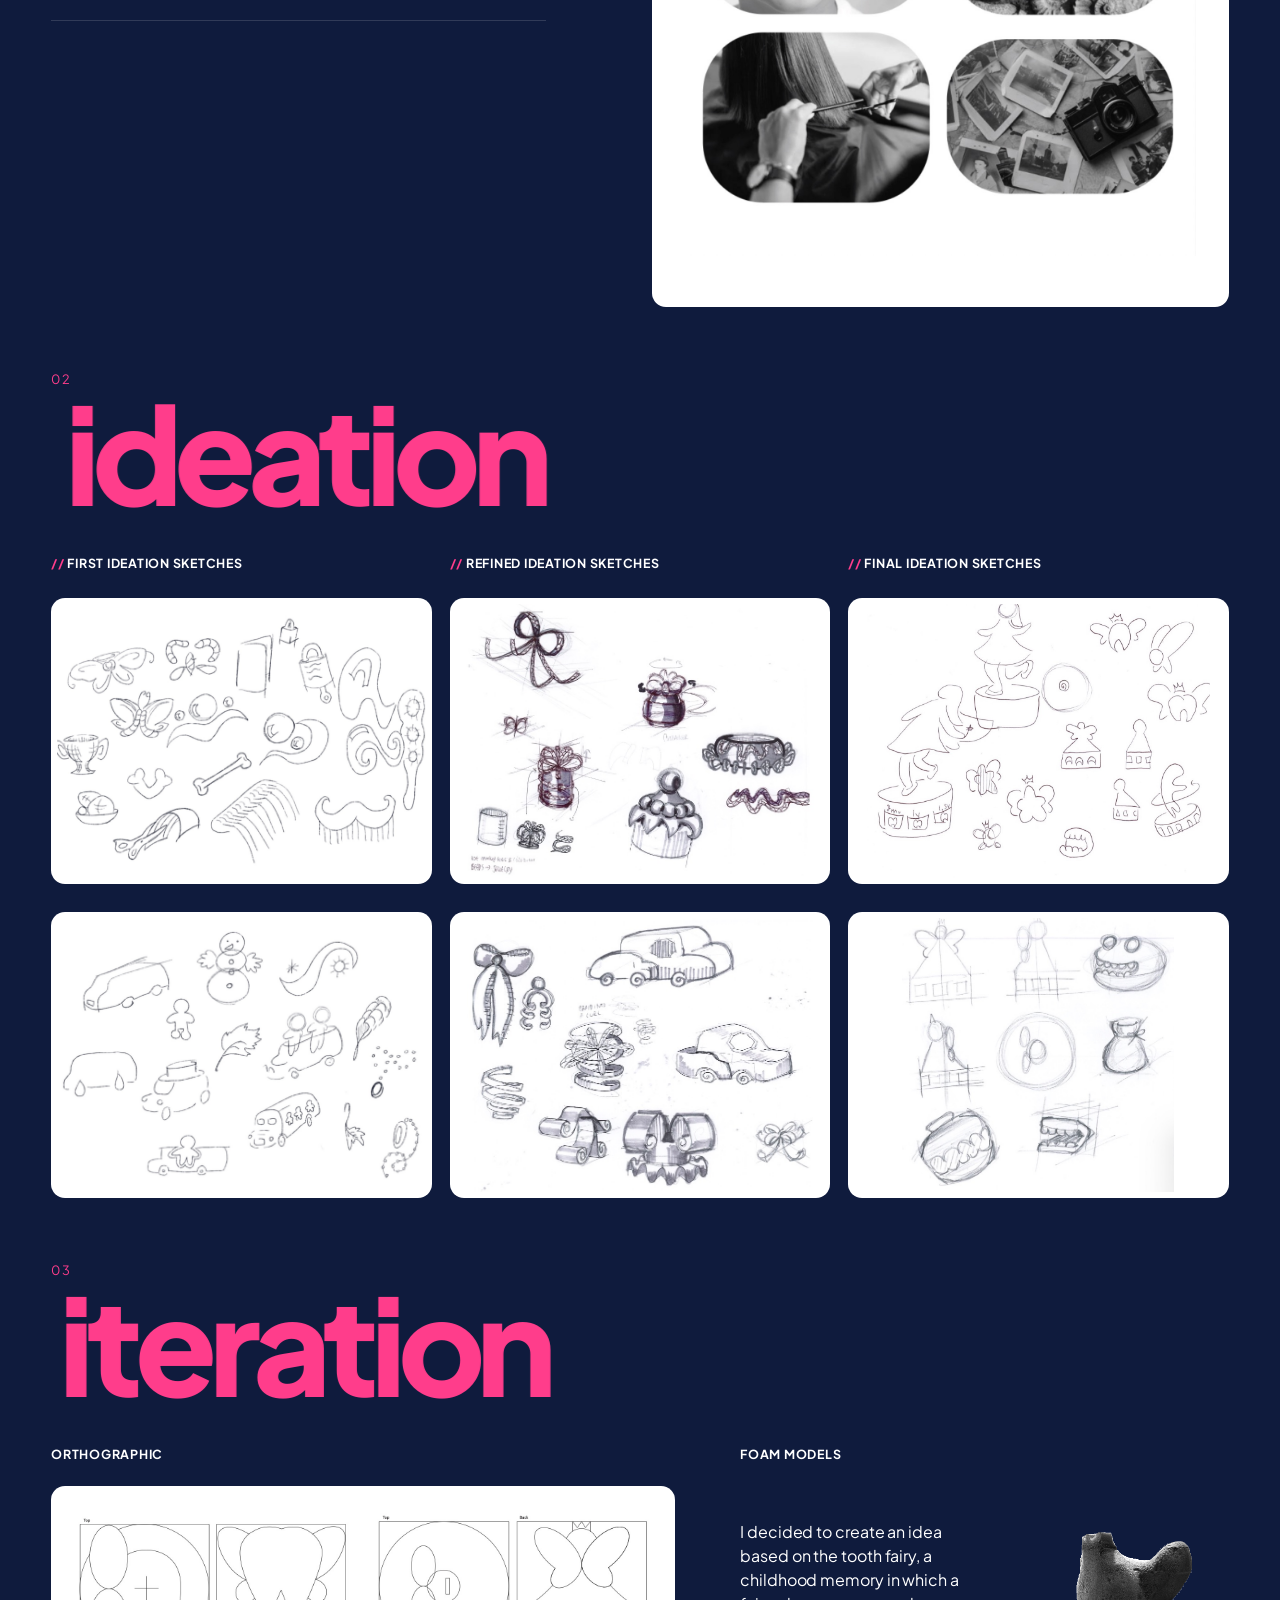
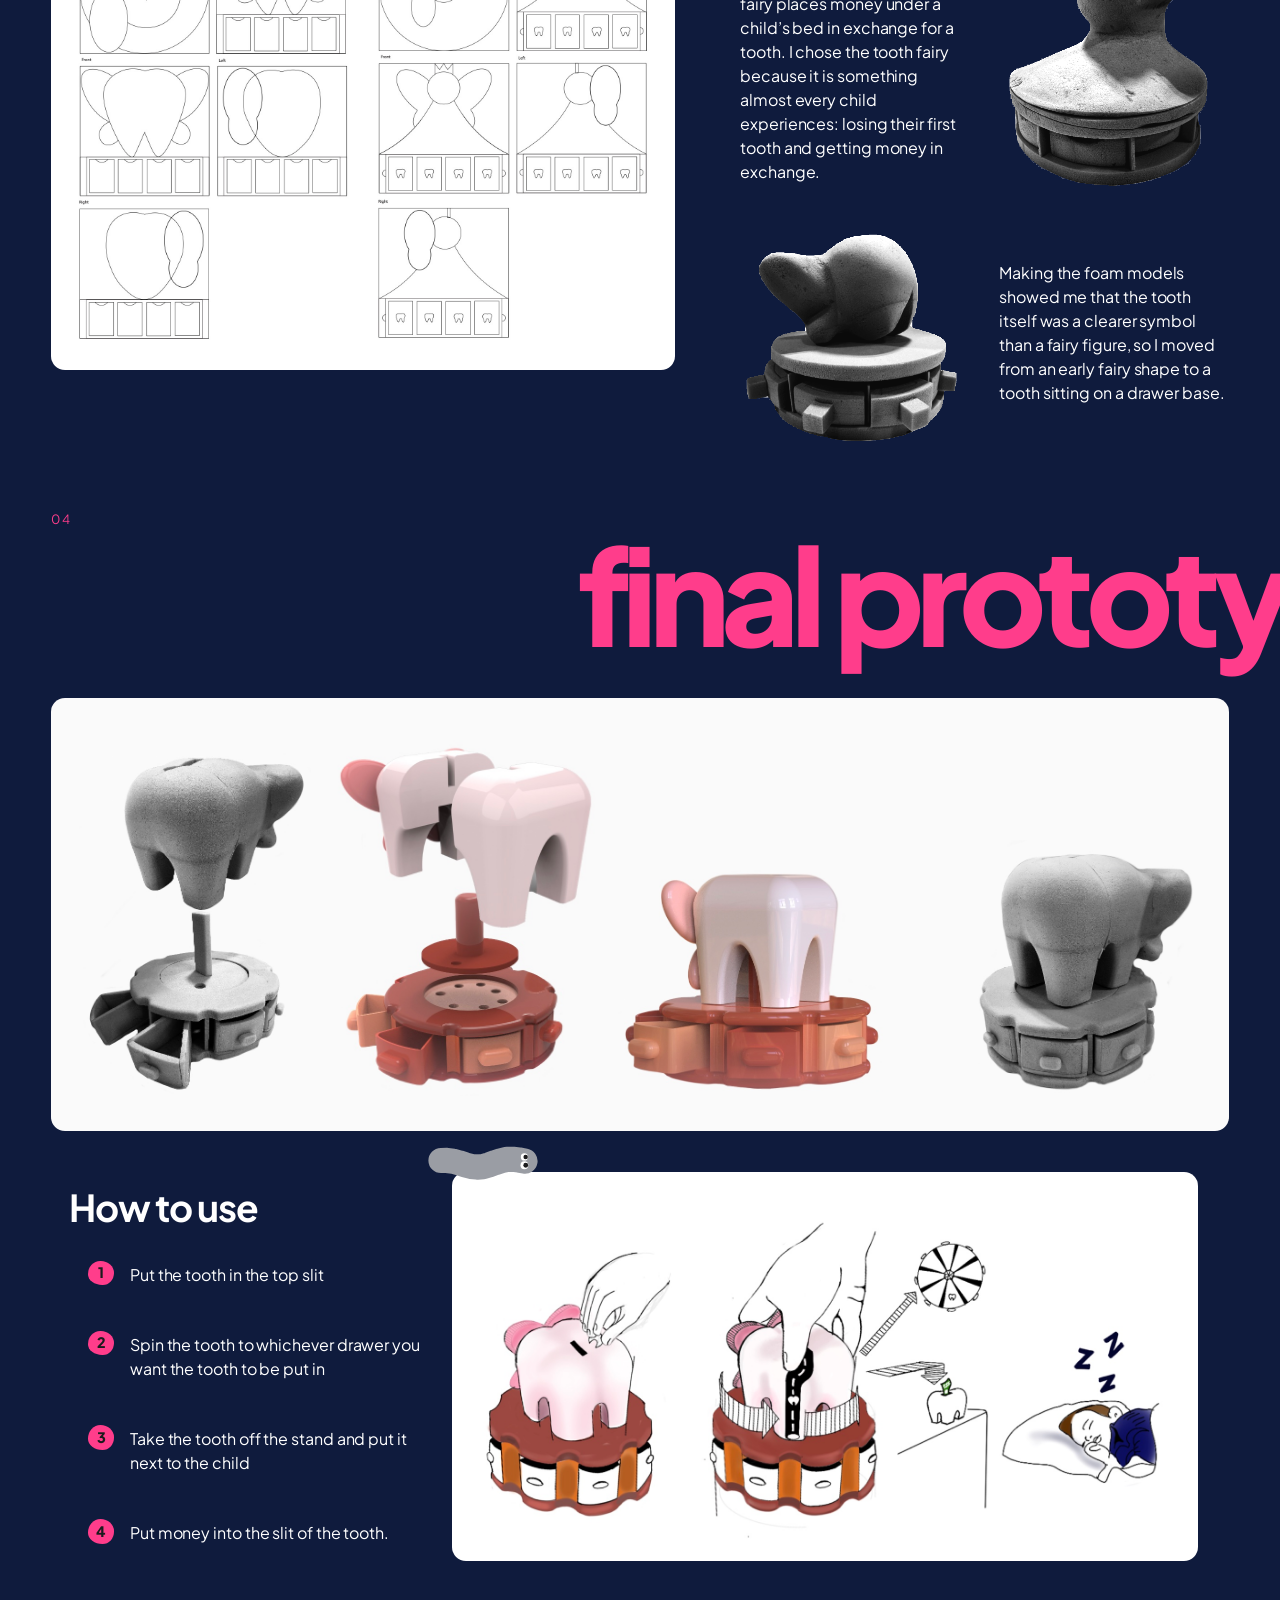
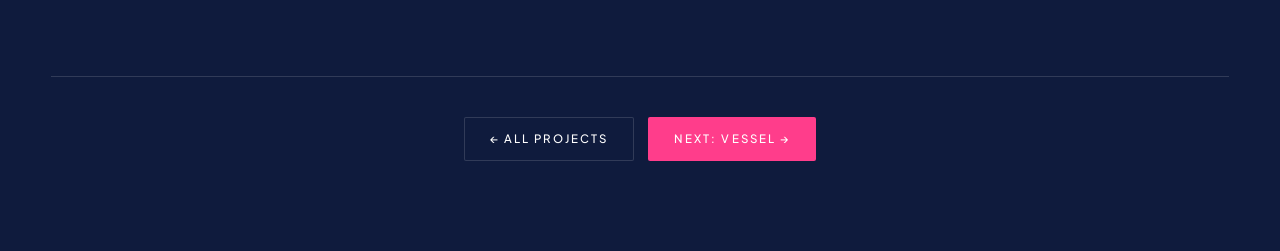
<file: fifi.html>
<!doctype html>
<html lang="en">
<head>
  <meta charset="utf-8">
  <meta name="viewport" content="width=device-width, initial-scale=1">
  <title>FIFI · Wei Yi Wong</title>
  <meta name="description" content="FIFI: a tooth fairy keepsake about memory and time, by Wei Yi Wong.">
  <link rel="preconnect" href="https://fonts.googleapis.com">
  <link rel="preconnect" href="https://fonts.gstatic.com" crossorigin>
  <link href="https://fonts.googleapis.com/css2?family=Fredoka:wght@400..700&family=Nunito:ital,wght@0,400..800;1,400&family=Space+Grotesk:wght@400;500;600;700&family=JetBrains+Mono:wght@400;500;700&family=Geist:wght@300..800&family=Geist+Mono:wght@400..600&family=Plus+Jakarta+Sans:wght@300..800&family=DM+Mono:wght@400;500&display=swap" rel="stylesheet">
  <link rel="stylesheet" href="css/style.css">
  <link rel="stylesheet" href="css/monument.css">
</head>
<body class="case fifi-page" data-mono="images-web/tooth-fairy/ff-hero-render.webp">
  <a class="skip-link" href="#overview">Skip to the project</a>

  <!-- Turns the white background of the foam photos see-through and brightens them -->
  <svg width="0" height="0" style="position:absolute" aria-hidden="true" focusable="false">
    <filter id="cutout" color-interpolation-filters="sRGB">
      <feColorMatrix type="matrix" values="1 0 0 0 0  0 1 0 0 0  0 0 1 0 0  -6.4 -6.4 -6.4 18.7 0"/>
      <feComponentTransfer>
        <feFuncR type="linear" slope="1.22" intercept="0.04"/>
        <feFuncG type="linear" slope="1.22" intercept="0.04"/>
        <feFuncB type="linear" slope="1.22" intercept="0.04"/>
      </feComponentTransfer>
    </filter>
    <filter id="solid" color-interpolation-filters="sRGB" x="0" y="0" width="1" height="1">
      <!-- 1. darken the pale greys so faded foam looks solid -->
      <feComponentTransfer in="SourceGraphic" result="tone">
        <feFuncR type="gamma" amplitude="1" exponent="1.8" offset="0"/>
        <feFuncG type="gamma" amplitude="1" exponent="1.8" offset="0"/>
        <feFuncB type="gamma" amplitude="1" exponent="1.8" offset="0"/>
      </feComponentTransfer>
      <!-- 2. only pure white counts as background, so bright highlights on the foam stay solid -->
      <feColorMatrix in="SourceGraphic" type="matrix" values="0 0 0 0 0  0 0 0 0 0  0 0 0 0 0  -22.2 -22.2 -22.2 66.3 0" result="shape"/>
      <!-- 3. fill tiny specks, then trim a hair off the outline so no white rim is left -->
      <feMorphology in="shape" operator="erode" radius="4" result="open1"/>
      <feMorphology in="open1" operator="dilate" radius="4" result="open2"/>
      <feMorphology in="open2" operator="dilate" radius="2" result="grow"/>
      <feMorphology in="grow" operator="erode" radius="3" result="trim"/>
      <!-- 4. keep the model and brighten it a touch -->
      <feComposite in="tone" in2="trim" operator="in" result="cut"/>
      <feComponentTransfer in="cut">
        <feFuncR type="linear" slope="1.2" intercept="0.04"/>
        <feFuncG type="linear" slope="1.2" intercept="0.04"/>
        <feFuncB type="linear" slope="1.2" intercept="0.04"/>
      </feComponentTransfer>
    </filter>
  </svg>

  <!-- ============ HERO ============ -->
  <header class="case-hero">
    <!-- HERO IMAGE: swap in your top-down render, e.g. images-web/tooth-fairy/fifi-hero.jpg -->
    <img class="case-hero-img" src="images-web/tooth-fairy/toothyyyy-3.jpg" alt="Render of FIFI: a white winged tooth on a round drawer base">

    <div class="topbar">
      <a class="logo" href="index.html" aria-label="Wei Yi Wong, home">WW</a>
      <nav class="nav" aria-label="Main">
        <a class="btn ghost" href="index.html">Home</a>
        <a class="btn ghost" href="projects.html" aria-current="page">Projects</a>
        <a class="btn ghost" href="about.html">About me</a>
        <a class="btn ghost" href="contact.html">Contact</a>
      </nav>
    </div>

    <div class="case-burst" aria-hidden="true">
      <div class="burst">
        <svg viewBox="0 0 100 100"><path d="M50.0 0.0 L58.9 11.0 L71.7 5.0 L73.1 21.1 L89.1 18.8 L86.0 32.6 L98.7 38.9 L87.0 50.0 L98.7 61.1 L86.0 67.4 L89.1 81.2 L73.1 78.9 L71.7 95.0 L58.9 89.0 L50.0 100.0 L41.8 86.1 L28.3 95.0 L25.1 81.3 L10.9 81.2 L16.7 66.1 L1.3 61.1 L10.0 50.0 L1.3 38.9 L16.7 33.9 L10.9 18.8 L25.1 18.7 L28.3 5.0 L41.8 13.9Z"/></svg>
        <span>02</span>
      </div>
    </div>
    <h1 class="case-title">FIFI</h1>
    <p class="case-sub">A tooth fairy keepsake about memory and time.</p>
  </header>

  <main>
    <!-- ============ 01 OVERVIEW ============ -->
    <section class="case-section case-two" id="overview" aria-labelledby="h-overview">
      <div>
        <h2 class="case-h" id="h-overview"><span class="num">01</span><span class="eat">Overview</span></h2>
        <details class="case-acc" open>
          <summary><span class="eat">Background</span><i aria-hidden="true"></i></summary>
          <p>I was tasked with creating a product for Infinitum that explores memory and time. Every person carries special memories tied to specific moments in their life and experiences that shape who they are. I chose six images that related most to time and memory. Each piece captures a certain time in everybody’s memory. The bus and paper airplane relate to childhood experiences. The leaves, hair, fossils, and faded photo show how things start to change and get old throughout time.</p>
          <p>This design is meant to act as a physical reminder of those moments, allowing donors to reconnect with a meaningful memory through interaction.</p>
        </details>
      </div>
      <figure class="case-panel case-board">
        <span class="deco-worm w-topRight" data-len="3" data-cell="30" data-flat="1"></span>
        <figcaption class="case-panel-title">Ideation Board</figcaption>
        <button class="zoom" type="button" data-cap="Ideation board: a school bus, autumn leaves, a gap-toothed smile, fossils, a haircut and old photos">
          <img src="images-web/tooth-fairy/ideation-board.jpg" alt="Ideation board of six photos: a school bus, autumn leaves, a child's gap-toothed smile, fossils, a haircut and old photos with a camera" loading="lazy">
        </button>
      </figure>
    </section>

    <!-- ============ 02 IDEATION ============ -->
    <section class="case-section" aria-labelledby="h-ideation">
      <h2 class="case-h" id="h-ideation"><span class="num">02</span><span class="eat">Ideation</span></h2>
      <div class="case-three">
        <div>
          <h3 class="case-col-title">First Ideation Sketches</h3>
          <button class="zoom card" type="button" data-cap="First ideation sketches"><img src="images-web/tooth-fairy/screenshot-2026-09-30-at-8-23-35-am-tight.jpg" alt="First ideation sketches: butterflies, a trophy, bones, a comb, a moustache and keepsakes" loading="lazy"></button>
          <button class="zoom card" type="button" data-cap="First ideation sketches"><img src="images-web/tooth-fairy/screenshot-2026-09-30-at-8-19-53-am-tight.jpg" alt="First ideation sketches: cars, a school bus, a snowman, leaves and gingerbread figures" loading="lazy"></button>
        </div>
        <div>
          <h3 class="case-col-title">Refined Ideation Sketches</h3>
          <button class="zoom card" type="button" data-cap="Refined ideation sketches: bows, a gift box, a cupcake and a ring of teeth"><img src="images-web/tooth-fairy/sq-refined-1-tight.jpg" alt="Refined ideation sketches in marker: a ribbon bow, a wrapped box, a cupcake shape and a ring of teeth" loading="lazy"></button>
          <button class="zoom card" type="button" data-cap="Refined ideation sketches: bows, cars, springs and curls"><img src="images-web/tooth-fairy/sq-refined-2-tight.jpg" alt="Refined ideation sketches: a bow, cars, a spring, a braided curl and scroll shapes" loading="lazy"></button>
        </div>
        <div>
          <h3 class="case-col-title">Final Ideation Sketches</h3>
          <button class="zoom card" type="button" data-cap="Final ideation sketches"><img src="images-web/tooth-fairy/sketch-final-upright.jpg" alt="Final ideation sketches: tooth characters standing on drawer bases, with wings and crowns" loading="lazy"></button>
          <button class="zoom card" type="button" data-cap="Final ideation sketches"><img src="images-web/tooth-fairy/sketch-final-2-tight.jpg" alt="Final ideation sketches: jaws, a pouch and hanging fairy forms" loading="lazy"></button>
        </div>
      </div>
    </section>

    <!-- ============ 03 ITERATION ============ -->
    <section class="case-section" aria-labelledby="h-iteration">
      <h2 class="case-h" id="h-iteration"><span class="num">03</span><span class="eat">Iteration</span></h2>
      <div class="case-iter">
        <div>
          <h3 class="case-label">Orthographic</h3>
          <div class="case-panel case-ortho">
            <button class="zoom" type="button" data-cap="Orthographic drawing: winged tooth on a drawer base"><img src="images-web/tooth-fairy/tooth1.jpg" alt="Orthographic views (top, front, left, right) of a winged tooth on a drawer base" loading="lazy"></button>
            <button class="zoom" type="button" data-cap="Orthographic drawing: crowned fairy on a drawer base"><img src="images-web/tooth-fairy/tooth2.jpg" alt="Orthographic views (top, back, front, left, right) of a crowned fairy shape on a drawer base" loading="lazy"></button>
          </div>
        </div>
        <div class="case-foam">
          <h3 class="case-label">Foam Models</h3>
          <p>I decided to create an idea based on the tooth fairy, a childhood memory in which a fairy places money under a child’s bed in exchange for a tooth. I chose the tooth fairy because it is something almost every child experiences: losing their first tooth and getting money in exchange.</p>
          <p>Making the foam models showed me that the tooth itself was a clearer symbol than a fairy figure, so I moved from an early fairy shape to a tooth sitting on a drawer base.</p>
          <button class="zoom solidcut foam-a" type="button" data-cap="Foam model: early study"><img src="images-web/tooth-fairy/crop-foam-early-mirror.jpg" alt="Foam model of an early fairy shape on a round base" loading="lazy"></button>
          <button class="zoom solidcut foam-b" type="button" data-cap="Foam model: tooth on a drawer base"><img src="images-web/tooth-fairy/crop-foam-tooth.jpg" alt="Foam model of a tooth shape on a round base with drawer pulls" loading="lazy"></button>
        </div>
      </div>
    </section>

    <!-- ============ 04 FINAL PROTOTYPE ============ -->
    <section class="case-section" aria-labelledby="h-final">
      <h2 class="case-h" id="h-final"><span class="num">04</span><span class="eat">Final Prototype</span></h2>
      <div class="case-four case-paper">
        <button class="zoom" type="button" data-cap="Foam prototype, taken apart: tooth, pin and drawer base"><img src="images-web/tooth-fairy/sq-proto-1.jpg" alt="Foam prototype taken apart: the tooth floats above the pin and the drawer base with drawers open" loading="lazy"></button>
        <button class="zoom" type="button" data-cap="Exploded render: the two tooth halves, turning plate and drawer base"><img src="images-web/tooth-fairy/sq-proto-2.jpg" alt="Exploded render of the two tooth halves above the turning plate and drawer base" loading="lazy"></button>
        <button class="zoom" type="button" data-cap="Final render"><img src="images-web/tooth-fairy/sq-proto-3.jpg" alt="Final render of the white winged tooth on its drawer base" loading="lazy"></button>
        <button class="zoom" type="button" data-cap="Foam prototype, assembled"><img src="images-web/tooth-fairy/sq-proto-4.jpg" alt="Assembled foam prototype of the tooth on its drawer base" loading="lazy"></button>
      </div>

      <div class="case-howto">
        <div>
          <h3 class="case-h2"><span class="eat">How to use</span></h3>
          <ul class="case-steps">
            <li>Put the tooth in the top slit</li>
            <li>Spin the tooth to whichever drawer you want the tooth to be put in</li>
            <li>Take the tooth off the stand and put it next to the child</li>
            <li>Put money into the slit of the tooth.</li>
          </ul>
        </div>
        <div class="case-panel">
          <span class="deco-worm w-peekLeft" data-len="2-3" data-cell="30"></span>
          <button class="zoom" type="button" data-cap="Storyboard: put the tooth in, spin to a drawer, leave it by the bed, sleep"><img src="images-web/tooth-fairy/storyboard.jpg" alt="Storyboard: a hand drops a tooth into the slit, spins the base, places the tooth by the bed, and a child sleeps" loading="lazy"></button>
        </div>
      </div>
    </section>

    <nav class="case-end" aria-label="More projects">
      <a class="btn ghost" href="projects.html">← All projects</a>
      <a class="btn accent" id="nextProject" href="projects.html">Next project →</a>
    </nav>
  </main>

  <div class="lightbox" id="lightbox" role="dialog" aria-modal="true" aria-label="Image viewer">
    <button class="lb-btn lb-close" type="button" aria-label="Close image viewer">✕</button>
    <button class="lb-btn lb-prev" type="button" aria-label="Previous image">←</button>
    <figure>
      <img id="lbImg" alt="">
      <figcaption><span class="lb-count" id="lbCount"></span><span id="lbCaption"></span></figcaption>
    </figure>
    <button class="lb-btn lb-next" type="button" aria-label="Next image">→</button>
  </div>

  <script src="js/projects.js"></script>
  <script src="js/case.js"></script>
  <script src="js/worm-deco.js"></script>
  <script src="js/layout.js"></script>
  <script src="js/editor.js"></script>
  <script src="js/nav.js"></script>
  <script src="js/monument.js"></script>
</body>
</html>
</file>
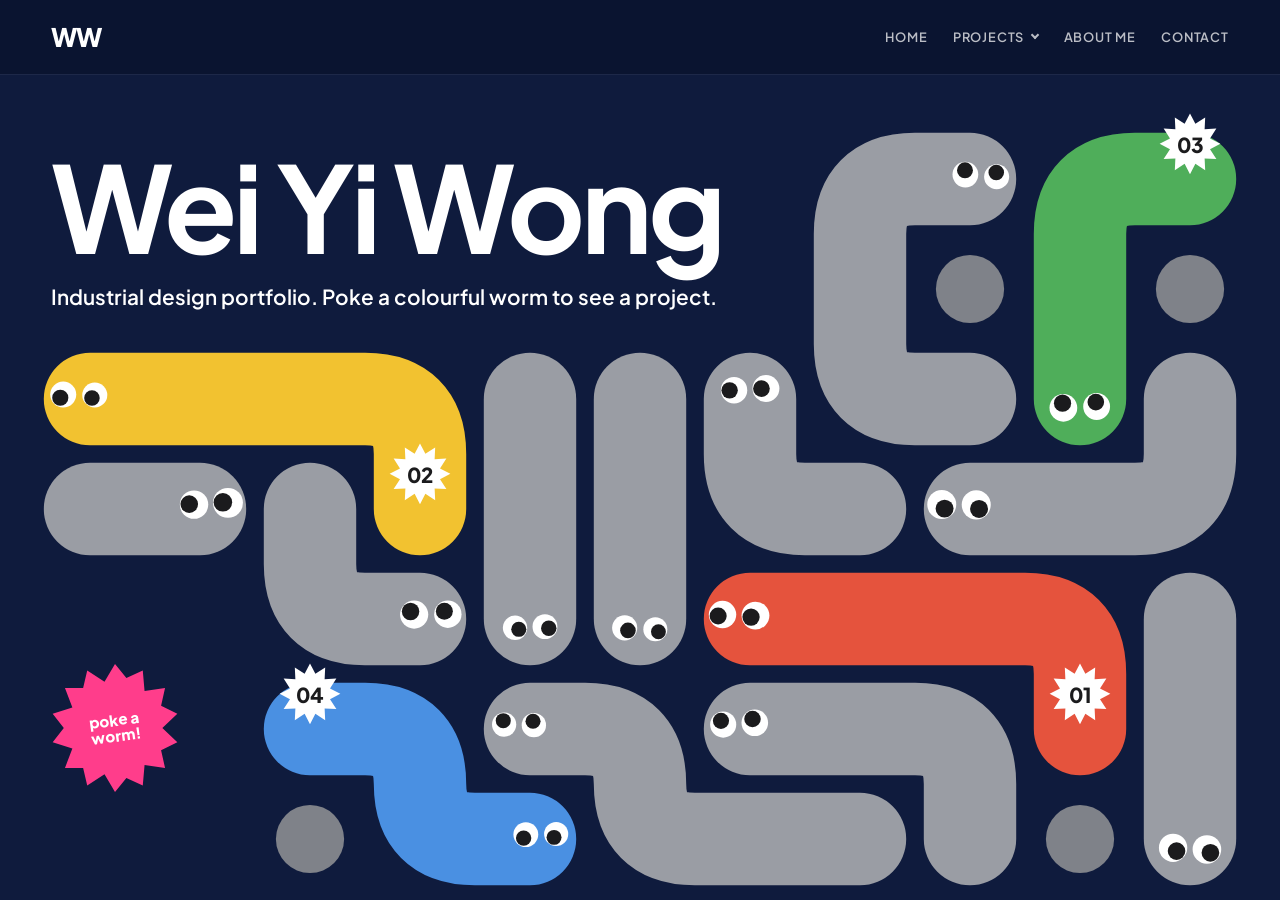
<file: index-worms.html>
<!doctype html>
<html lang="en">
<head>
  <meta charset="utf-8">
  <meta name="viewport" content="width=device-width, initial-scale=1">
  <title>Wei Yi Wong · Industrial Design</title>
  <meta name="description" content="Industrial design portfolio of Wei Yi Wong, Wentworth Institute of Technology.">
  <link rel="preconnect" href="https://fonts.googleapis.com">
  <link rel="preconnect" href="https://fonts.gstatic.com" crossorigin>
  <link href="https://fonts.googleapis.com/css2?family=Fredoka:wght@400..700&family=Nunito:ital,wght@0,400..800;1,400&family=Space+Grotesk:wght@400;500;600;700&family=JetBrains+Mono:wght@400;500;700&family=Geist:wght@300..800&family=Geist+Mono:wght@400..600&family=Plus+Jakarta+Sans:wght@300..800&family=DM+Mono:wght@400;500&display=swap" rel="stylesheet">
  <link rel="stylesheet" href="css/style.css">
</head>
<body class="home">
  <a class="skip-link" href="projects.html">Skip to projects</a>

  <header class="topbar">
    <a class="logo" href="index.html" aria-label="Wei Yi Wong, home">WW</a>
    <nav class="nav" aria-label="Main">
      <a class="btn ghost" href="index.html" aria-current="page">Home</a>
      <a class="btn ghost" href="projects.html">Projects</a>
      <a class="btn ghost" href="about.html">About me</a>
      <a class="btn ghost" href="contact.html">Contact</a>
    </nav>
  </header>

  <main>
    <section class="hero" aria-label="Introduction">
      <div class="hero-text">
        <h1>Wei Yi Wong</h1>
        <p class="subtitle">Industrial design portfolio. Poke a colourful worm to see a project.</p>
      </div>

      <!-- blobs are added here by js/blobs.js -->
      <div class="blob-stage" id="blobStage"></div>

      <div class="poke" aria-hidden="true">
        <div class="burst">
          <svg viewBox="0 0 100 100"><path d="M50.0 0.0 L58.9 11.0 L71.7 5.0 L73.1 21.1 L89.1 18.8 L86.0 32.6 L98.7 38.9 L87.0 50.0 L98.7 61.1 L86.0 67.4 L89.1 81.2 L73.1 78.9 L71.7 95.0 L58.9 89.0 L50.0 100.0 L41.8 86.1 L28.3 95.0 L25.1 81.3 L10.9 81.2 L16.7 66.1 L1.3 61.1 L10.0 50.0 L1.3 38.9 L16.7 33.9 L10.9 18.8 L25.1 18.7 L28.3 5.0 L41.8 13.9Z"/></svg>
          <span>poke a worm!</span>
        </div>
      </div>
    </section>
  </main>

  <script src="js/projects.js"></script>
  <script src="js/blobs.js"></script>
  <script src="js/nav.js"></script>
</body>
</html>
</file>
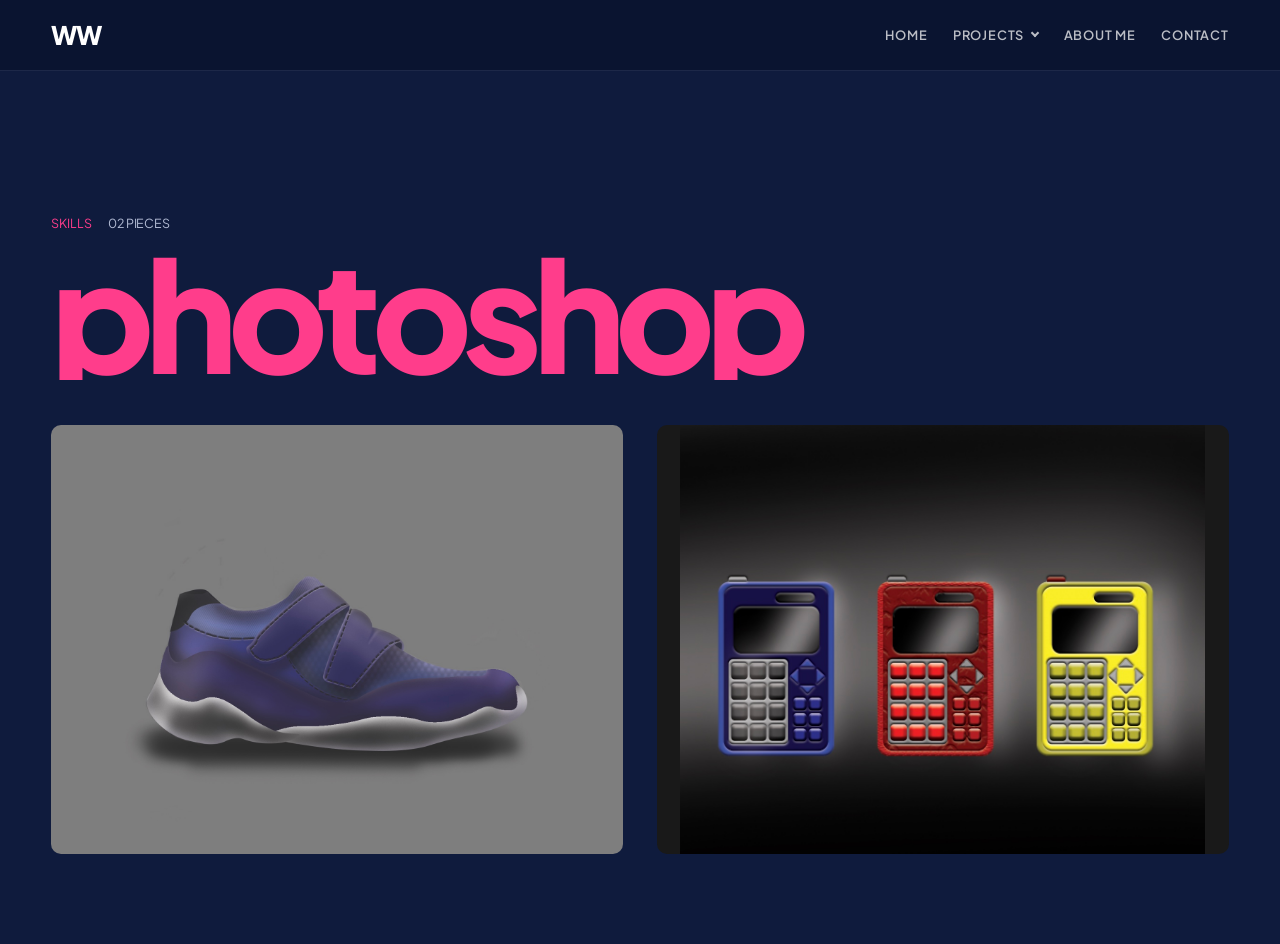
<file: photoshop.html>
<!doctype html>
<html lang="en">
<head>
  <meta charset="utf-8">
  <meta name="viewport" content="width=device-width, initial-scale=1">
  <title>Photoshop · Wei Yi Wong</title>
  <meta name="description" content="Photoshop work by Wei Yi Wong, industrial design student.">
  <link rel="preconnect" href="https://fonts.googleapis.com">
  <link rel="preconnect" href="https://fonts.gstatic.com" crossorigin>
  <link href="https://fonts.googleapis.com/css2?family=Fredoka:wght@400..700&family=Nunito:ital,wght@0,400..800;1,400&family=Space+Grotesk:wght@400;500;600;700&family=Inter:wght@400;500&family=JetBrains+Mono:wght@400;500;700&family=Geist:wght@300..800&family=Geist+Mono:wght@400..600&family=Plus+Jakarta+Sans:wght@300..800&family=DM+Mono:wght@400;500&display=swap" rel="stylesheet">
  <link rel="stylesheet" href="css/style.css">
  <link rel="stylesheet" href="css/monument.css">
</head>
<body class="case skill-page" data-skill="photoshop">
  <a class="skip-link" href="#main">Skip to the work</a>

  <header class="topbar">
    <a class="logo" href="index.html" aria-label="Wei Yi Wong, home">WW</a>
    <nav class="nav" aria-label="Main">
      <a class="btn ghost" href="index.html">Home</a>
      <a class="btn ghost" href="projects.html" aria-current="page">Projects</a>
      <a class="btn ghost" href="about.html">About me</a>
      <a class="btn ghost" href="contact.html">Contact</a>
    </nav>
  </header>

  <main id="main" class="sk-main">
    <section class="sk-head">
      <p class="sk-kicker">Skills <span id="skCount"></span></p>
      <h1 class="sk-title-sr" id="skTitle">Photoshop</h1>
      <div class="sk-band" aria-hidden="true"><div class="sk-word" id="skWord"></div></div>
      <p class="sk-tag" id="skTag"></p>
    </section>
    <section class="sk-grid" id="skGrid" aria-label="Photoshop gallery"></section>
  </main>

  <div class="lightbox" id="lightbox" role="dialog" aria-modal="true" aria-label="Image viewer">
    <button class="lb-btn lb-close" type="button" aria-label="Close image viewer">✕</button>
    <button class="lb-btn lb-prev" type="button" aria-label="Previous image">←</button>
    <figure>
      <img id="lbImg" alt="">
      <figcaption><span class="lb-count" id="lbCount"></span><span id="lbCaption"></span></figcaption>
    </figure>
    <button class="lb-btn lb-next" type="button" aria-label="Next image">→</button>
  </div>

  <script src="js/projects.js"></script>
  <script src="js/skill.js"></script>
  <script src="js/case.js"></script>
  <script src="js/nav.js"></script>
</body>
</html>
</file>
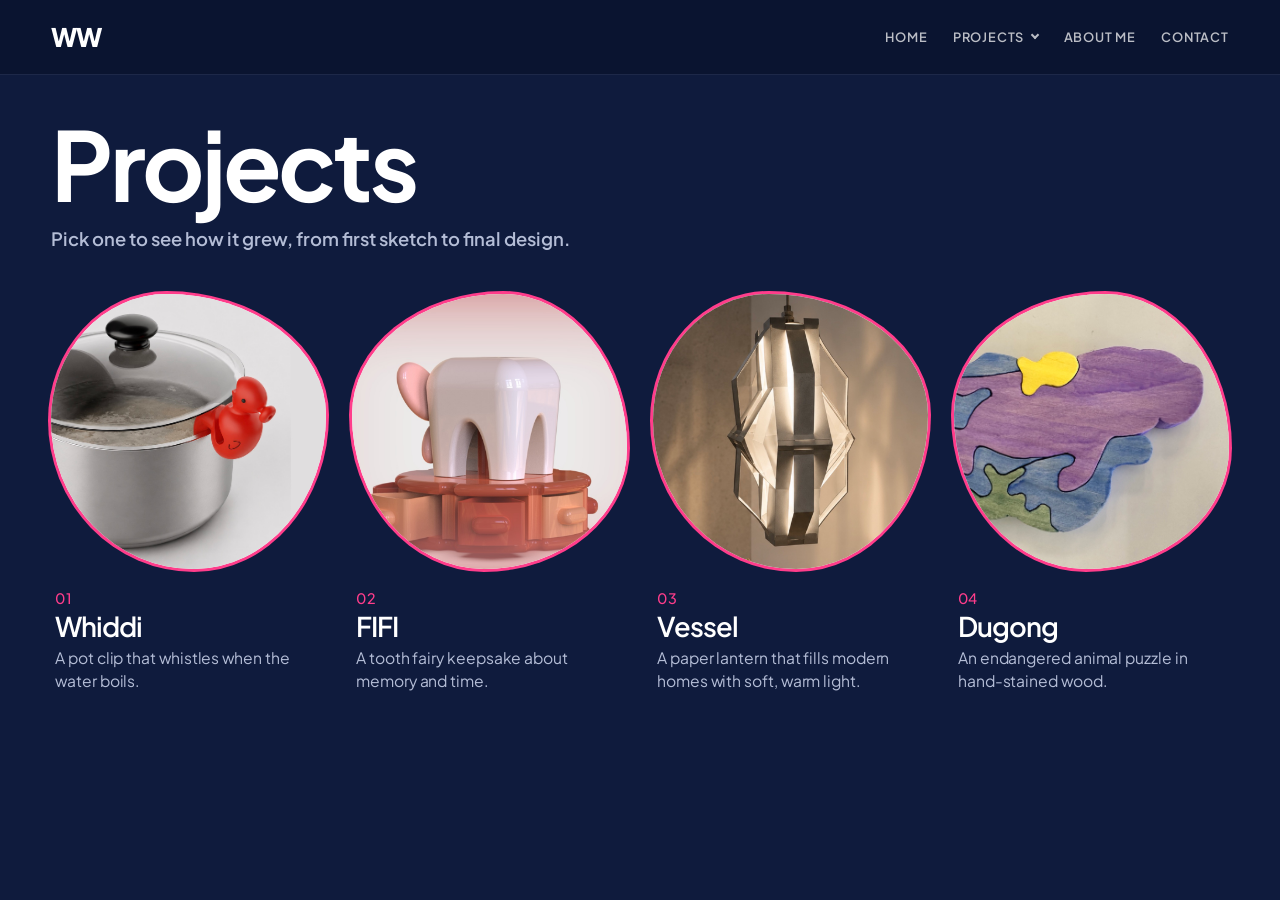
<file: projects.html>
<!doctype html>
<html lang="en">
<head>
  <meta charset="utf-8">
  <meta name="viewport" content="width=device-width, initial-scale=1">
  <title>Projects · Wei Yi Wong</title>
  <meta name="description" content="Industrial design projects by Wei Yi Wong.">
  <link rel="preconnect" href="https://fonts.googleapis.com">
  <link rel="preconnect" href="https://fonts.gstatic.com" crossorigin>
  <link href="https://fonts.googleapis.com/css2?family=Fredoka:wght@400..700&family=Nunito:ital,wght@0,400..800;1,400&family=Space+Grotesk:wght@400;500;600;700&family=JetBrains+Mono:wght@400;500;700&family=Geist:wght@300..800&family=Geist+Mono:wght@400..600&family=Plus+Jakarta+Sans:wght@300..800&family=DM+Mono:wght@400;500&display=swap" rel="stylesheet">
  <link rel="stylesheet" href="css/style.css">
</head>
<body class="projects-page">
  <a class="skip-link" href="#projectGrid">Skip to projects</a>

  <header class="topbar">
    <a class="logo" href="index.html" aria-label="Wei Yi Wong, home">WW</a>
    <nav class="nav" aria-label="Main">
      <a class="btn ghost" href="index.html">Home</a>
      <a class="btn ghost" href="projects.html" aria-current="page">Projects</a>
      <a class="btn ghost" href="about.html">About me</a>
      <a class="btn ghost" href="contact.html">Contact</a>
    </nav>
  </header>

  <main>
    <div class="page-head">
      <h1>Projects</h1>
      <p>Pick one to see how it grew, from first sketch to final design.</p>
    </div>
    <section class="section" aria-label="All projects">
      <!-- cards are made from js/projects.js -->
      <div class="project-grid" id="projectGrid"></div>
    </section>
  </main>

  <script src="js/projects.js"></script>
  <script>
    (function () {
      var grid = document.getElementById("projectGrid");
      PROJECTS.forEach(function (p, i) {
        var a = document.createElement("a");
        a.className = "p-card";
        a.href = projectLink(p);
        a.innerHTML =
          '<span class="peek" aria-hidden="true"><i></i><i></i></span>' +
          '<div class="thumb"><img loading="lazy" alt=""></div>' +
          '<span class="num">' + String(i + 1).padStart(2, "0") + "</span>" +
          "<h3></h3><p></p>";
        var img = a.querySelector("img");
        img.src = projectImg(p, p.thumb);
        img.alt = p.title + " preview";
        img.style.objectPosition = p.thumbFocus || "50% 50%";
        a.querySelector("h3").textContent = p.title;
        a.querySelector("p").textContent = p.tagline;
        grid.appendChild(a);
      });
    })();
  </script>
  <script src="js/nav.js"></script>
</body>
</html>
</file>
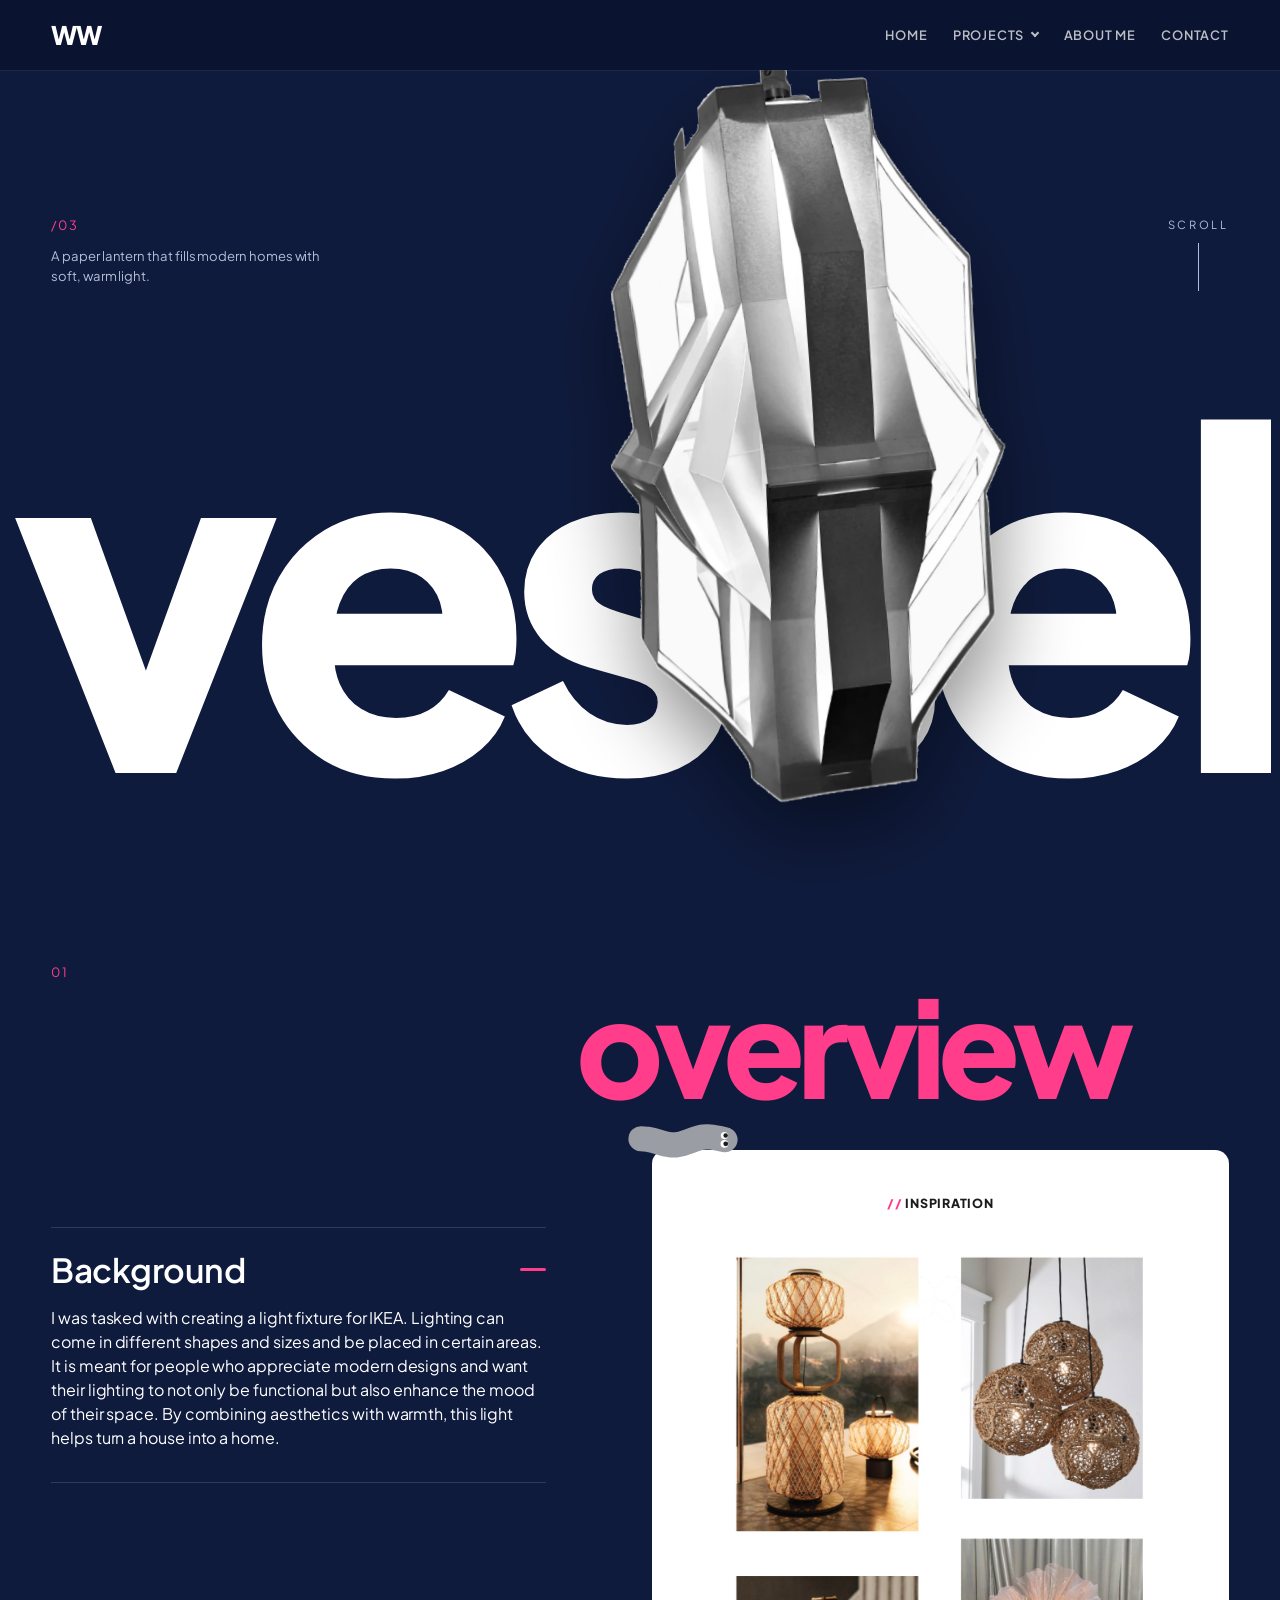
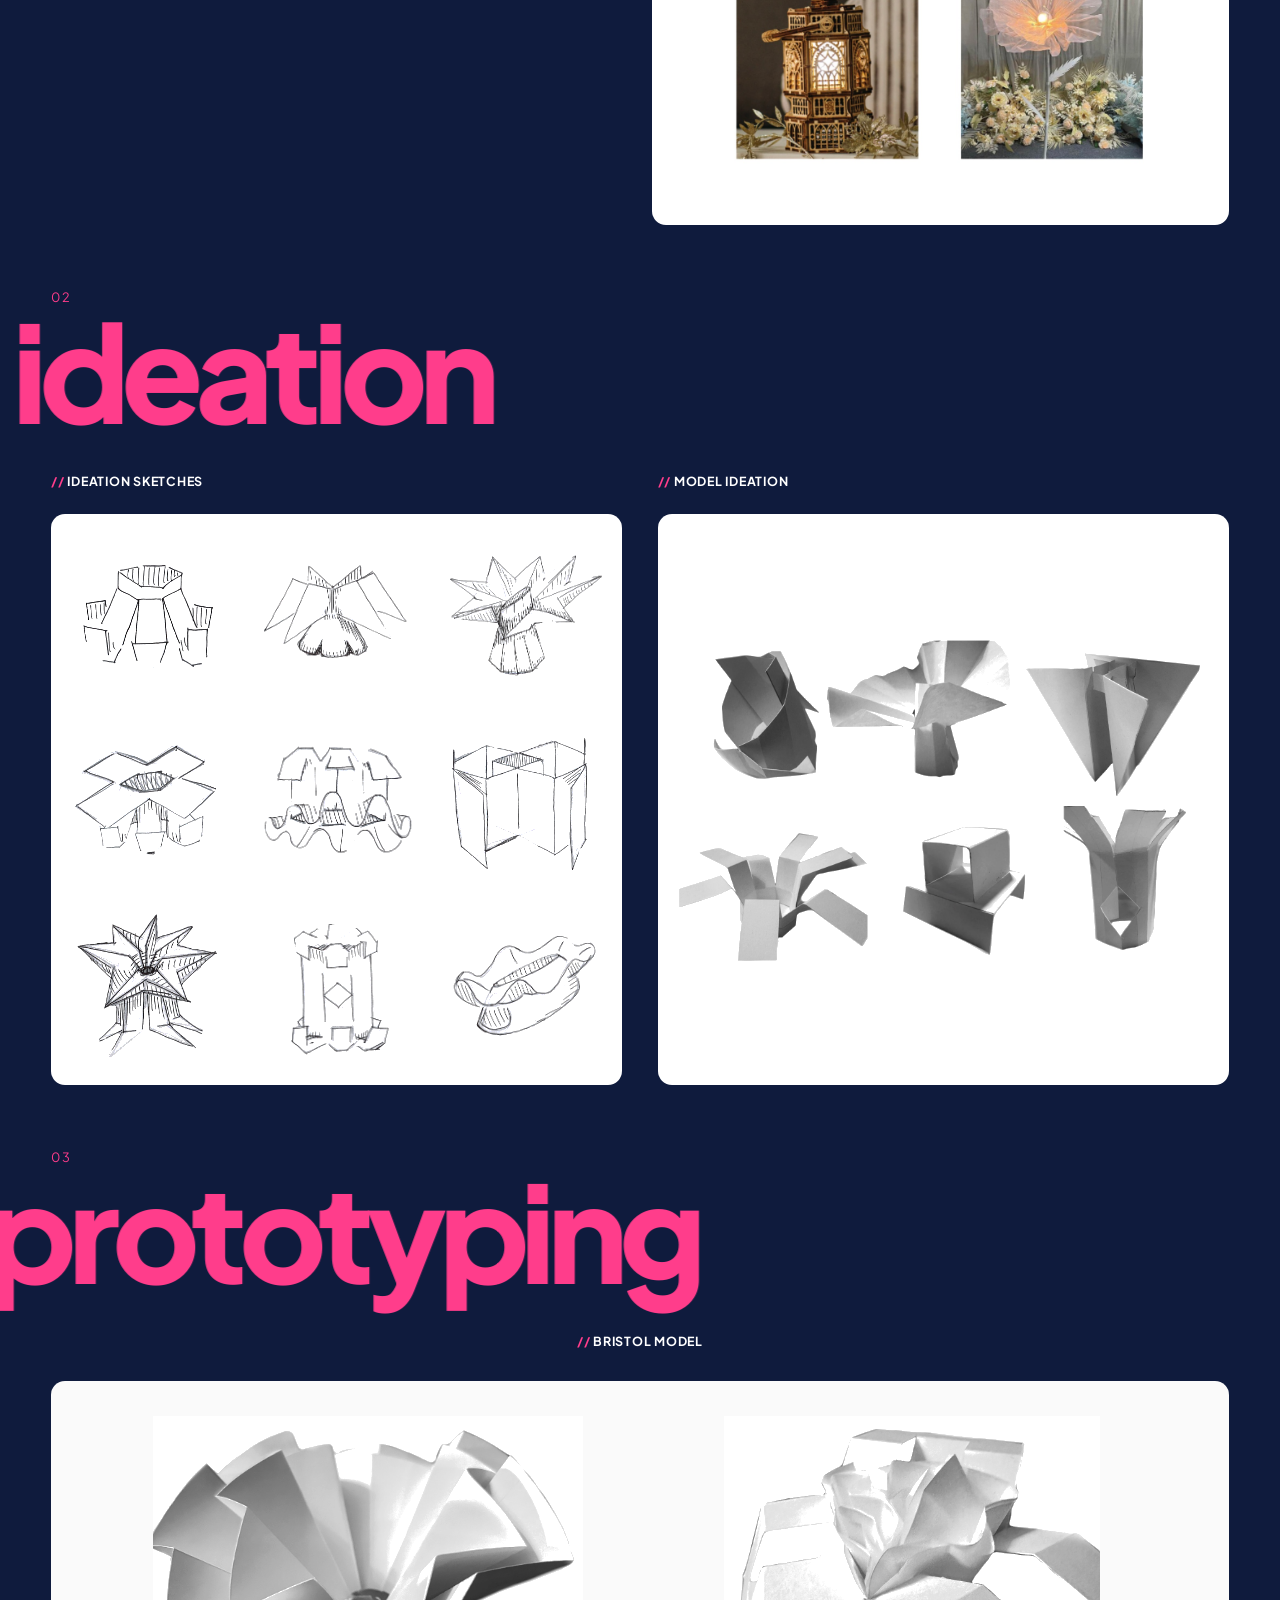
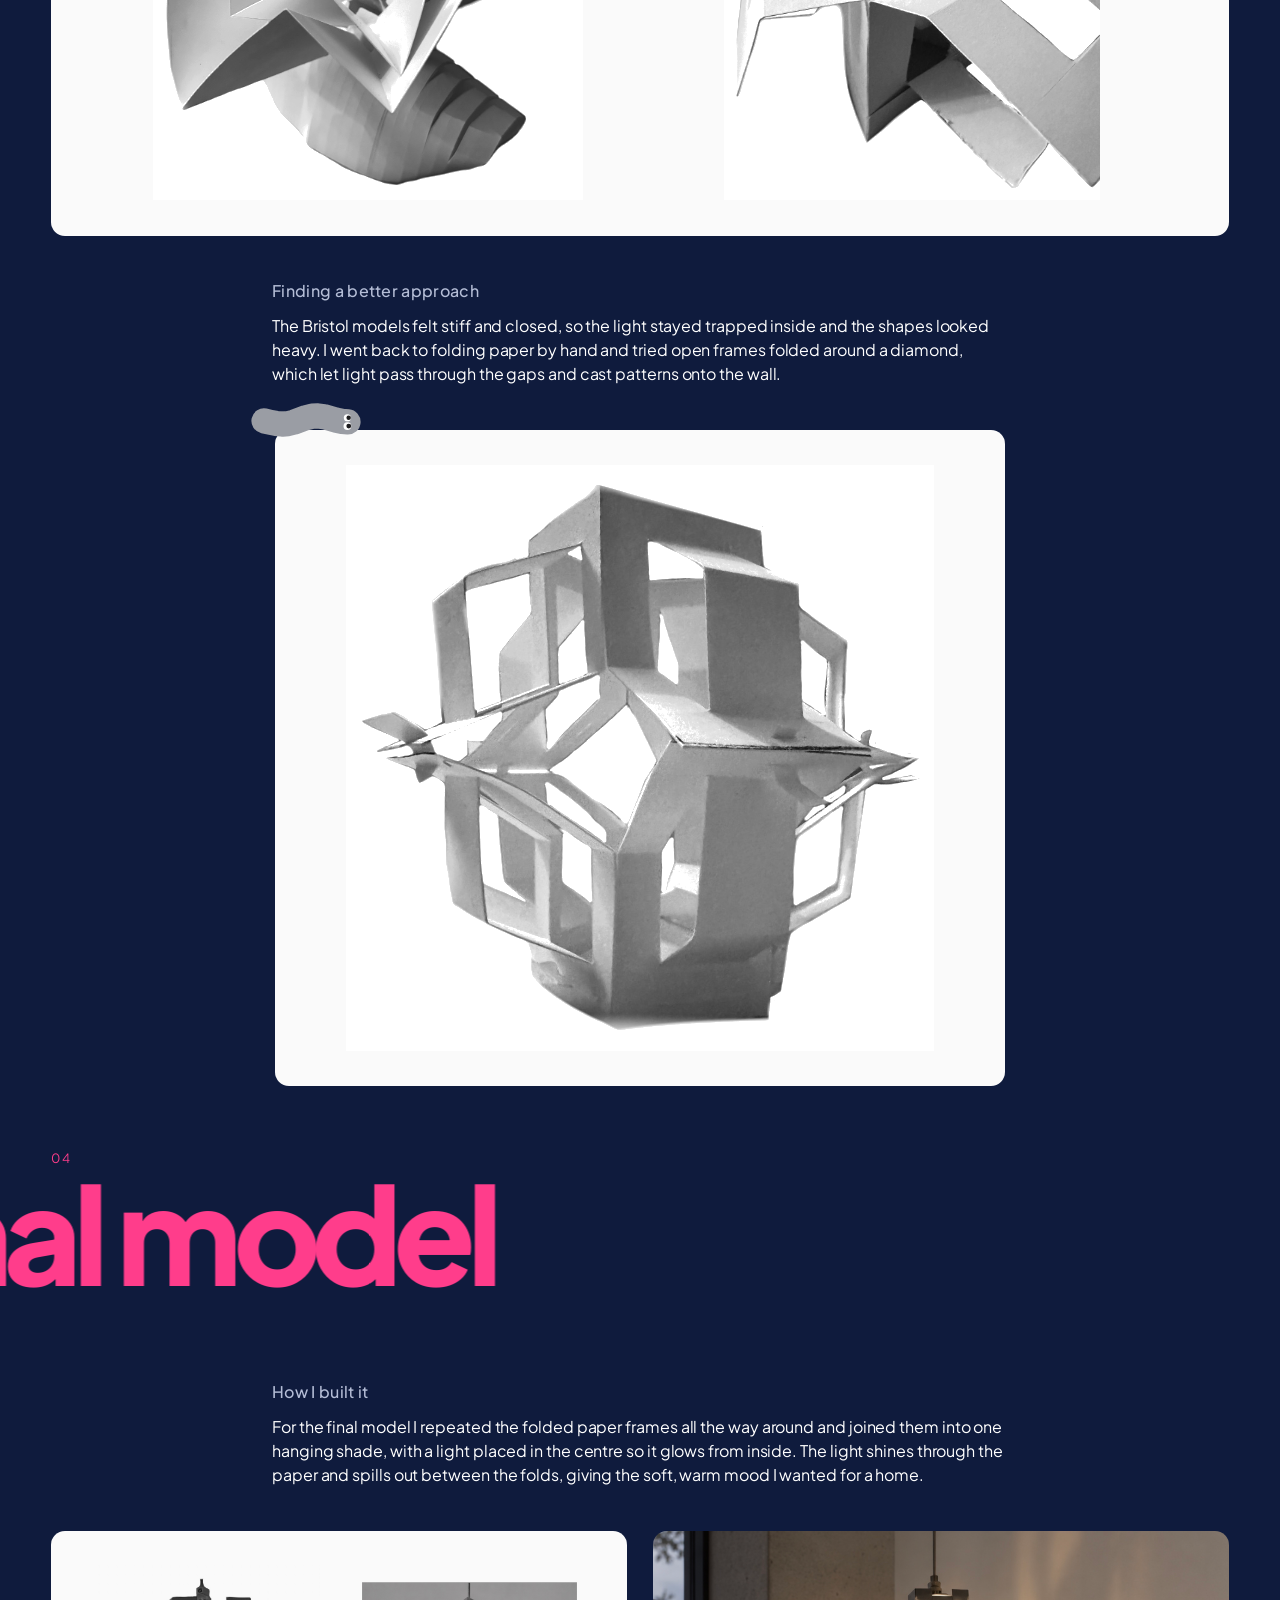
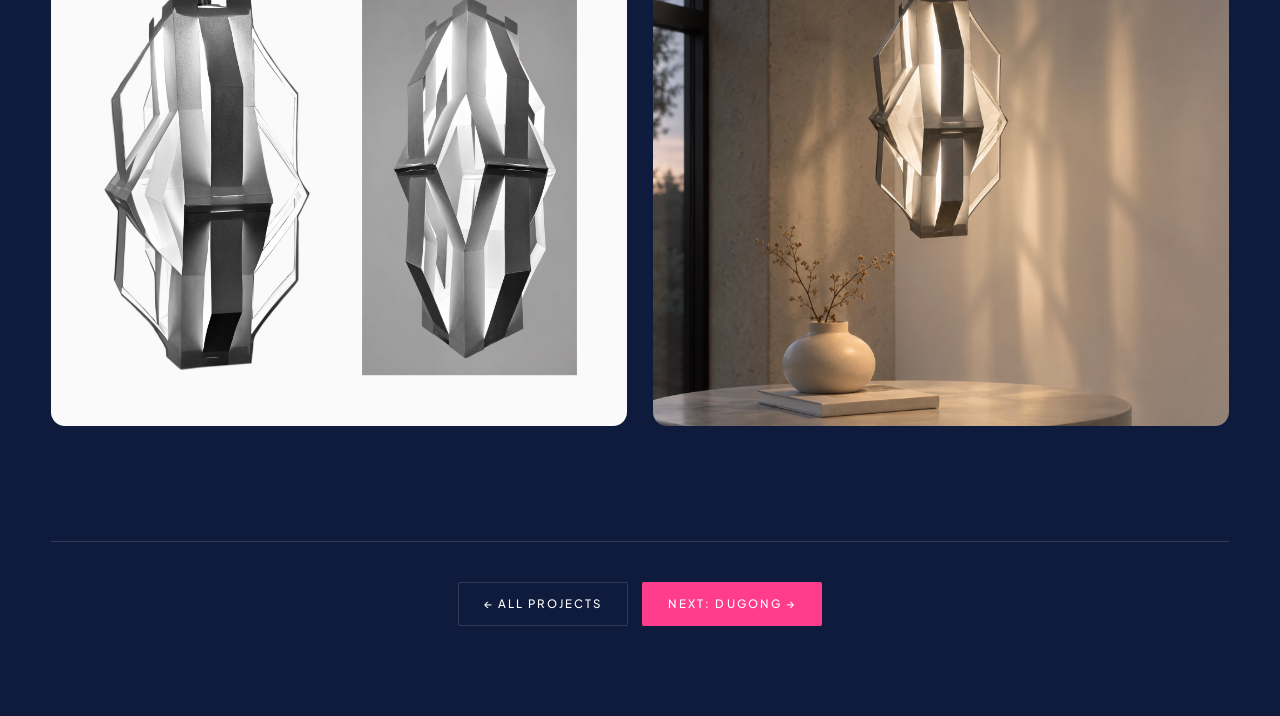
<file: vessel.html>
<!doctype html>
<html lang="en">
<head>
  <meta charset="utf-8">
  <meta name="viewport" content="width=device-width, initial-scale=1">
  <title>Vessel · Wei Yi Wong</title>
  <meta name="description" content="Vessel: a paper lantern for modern homes, by Wei Yi Wong.">
  <link rel="preconnect" href="https://fonts.googleapis.com">
  <link rel="preconnect" href="https://fonts.gstatic.com" crossorigin>
  <link href="https://fonts.googleapis.com/css2?family=Fredoka:wght@400..700&family=Nunito:ital,wght@0,400..800;1,400&family=Space+Grotesk:wght@400;500;600;700&family=JetBrains+Mono:wght@400;500;700&family=Geist:wght@300..800&family=Geist+Mono:wght@400..600&family=Plus+Jakarta+Sans:wght@300..800&family=DM+Mono:wght@400;500&display=swap" rel="stylesheet">
  <link rel="stylesheet" href="css/style.css">
  <link rel="stylesheet" href="css/monument.css">
</head>
<body class="case vessel-page" data-mono="images-web/vessel/vs-hero-lit.webp">
  <a class="skip-link" href="#overview">Skip to the project</a>

  <!-- ============ HERO ============ -->
  <header class="case-hero">
    <img class="case-hero-img vs-hero-img" src="images-web/vessel/vs-render.jpg" alt="Render of the Vessel pendant lit from inside, hanging above a round table and casting soft light on the wall">

    <div class="topbar">
      <a class="logo" href="index.html" aria-label="Wei Yi Wong, home">WW</a>
      <nav class="nav" aria-label="Main">
        <a class="btn ghost" href="index.html">Home</a>
        <a class="btn ghost" href="projects.html" aria-current="page">Projects</a>
        <a class="btn ghost" href="about.html">About me</a>
        <a class="btn ghost" href="contact.html">Contact</a>
      </nav>
    </div>

    <div class="case-burst" aria-hidden="true">
      <div class="burst">
        <svg viewBox="0 0 100 100"><path d="M50.0 0.0 L58.9 11.0 L71.7 5.0 L73.1 21.1 L89.1 18.8 L86.0 32.6 L98.7 38.9 L87.0 50.0 L98.7 61.1 L86.0 67.4 L89.1 81.2 L73.1 78.9 L71.7 95.0 L58.9 89.0 L50.0 100.0 L41.8 86.1 L28.3 95.0 L25.1 81.3 L10.9 81.2 L16.7 66.1 L1.3 61.1 L10.0 50.0 L1.3 38.9 L16.7 33.9 L10.9 18.8 L25.1 18.7 L28.3 5.0 L41.8 13.9Z"/></svg>
        <span>03</span>
      </div>
    </div>
    <h1 class="case-title">Vessel</h1>
    <p class="case-sub">A paper lantern that fills modern homes with soft, warm light.</p>
  </header>

  <main>
    <!-- ============ 01 OVERVIEW ============ -->
    <section class="case-section case-two" id="overview" aria-labelledby="h-overview">
      <div>
        <h2 class="case-h" id="h-overview"><span class="num">01</span><span class="eat">Overview</span></h2>
        <details class="case-acc" open>
          <summary><span class="eat">Background</span><i aria-hidden="true"></i></summary>
          <p>I was tasked with creating a light fixture for IKEA. Lighting can come in different shapes and sizes and be placed in certain areas. It is meant for people who appreciate modern designs and want their lighting to not only be functional but also enhance the mood of their space. By combining aesthetics with warmth, this light helps turn a house into a home.</p>
        </details>
      </div>
      <figure class="case-panel case-board vs-insp">
        <span class="deco-worm w-topRight" data-len="3" data-cell="30" data-flat="1"></span>
        <figcaption class="case-panel-title">Inspiration</figcaption>
        <button class="zoom" type="button" data-cap="Inspiration: woven lanterns, rattan pendant globes, a carved wooden lantern and a paper flower lamp">
          <img src="images-web/vessel/vs-inspiration.jpg" alt="Four inspiration photos: stacked woven lanterns, three rattan pendant globes, a carved wooden lantern and a glowing paper flower lamp" loading="lazy">
        </button>
      </figure>
    </section>

    <!-- ============ 02 IDEATION ============ -->
    <section class="case-section" aria-labelledby="h-ideation">
      <h2 class="case-h" id="h-ideation"><span class="num">02</span><span class="eat">Ideation</span></h2>
      <div class="vs-ideas">
        <div>
          <h3 class="case-col-title">Ideation Sketches</h3>
          <div class="card vs-grid vs-sketch-grid">
            <button class="zoom" type="button" data-cap="Ideation sketch"><img src="images-web/vessel/screenshot-2026-10-01-at-8-55-18-pm.jpg" alt="Pen sketch of a folded paper lamp shape" loading="lazy"></button>
            <button class="zoom" type="button" data-cap="Ideation sketch"><img src="images-web/vessel/screenshot-2026-10-01-at-8-48-34-pm.jpg" alt="Pen sketch of a folded paper lamp shape" loading="lazy"></button>
            <button class="zoom" type="button" data-cap="Ideation sketch"><img src="images-web/vessel/screenshot-2026-10-01-at-8-27-09-pm.jpg" alt="Pen sketch of a folded paper lamp shape" loading="lazy"></button>
            <button class="zoom" type="button" data-cap="Ideation sketch"><img src="images-web/vessel/screenshot-2026-10-01-at-8-57-21-pm.jpg" alt="Pen sketch of a folded paper lamp shape" loading="lazy"></button>
            <button class="zoom" type="button" data-cap="Ideation sketch"><img src="images-web/vessel/screenshot-2026-10-01-at-8-36-02-pm.jpg" alt="Pen sketch of a folded paper lamp shape" loading="lazy"></button>
            <button class="zoom" type="button" data-cap="Ideation sketch"><img src="images-web/vessel/screenshot-2026-10-01-at-8-45-22-pm.jpg" alt="Pen sketch of a folded paper lamp shape" loading="lazy"></button>
            <button class="zoom" type="button" data-cap="Ideation sketch"><img src="images-web/vessel/screenshot-2026-10-01-at-8-29-16-pm.jpg" alt="Pen sketch of a folded paper lamp shape" loading="lazy"></button>
            <button class="zoom" type="button" data-cap="Ideation sketch"><img src="images-web/vessel/screenshot-2026-10-01-at-8-40-31-pm.jpg" alt="Pen sketch of a folded paper lamp shape" loading="lazy"></button>
            <button class="zoom" type="button" data-cap="Ideation sketch"><img src="images-web/vessel/screenshot-2026-10-01-at-8-32-24-pm.jpg" alt="Pen sketch of a folded paper lamp shape" loading="lazy"></button>
          </div>
        </div>
        <div>
          <h3 class="case-col-title">Model Ideation</h3>
          <button class="zoom card vs-models" type="button" data-cap="Model ideation: six quick paper models"><img src="images-web/vessel/vs-models.jpg" alt="Six quick white paper models: a curled cone, a mushroom, a triangle, an open flower, a box on a stand and a tall Y shape" loading="lazy"></button>
        </div>
      </div>
    </section>

    <!-- ============ 03 PROTOTYPING ============ -->
    <section class="case-section" aria-labelledby="h-proto">
      <h2 class="case-h" id="h-proto"><span class="num">03</span><span class="eat">Prototyping</span></h2>
      <h3 class="wh-sub">Bristol Model</h3>
      <div class="case-paper vs-pair">
        <button class="zoom" type="button" data-cap="Bristol model: petals around a spiral base"><img src="images-web/vessel/tight-img-4132.jpg" alt="White bristol board model: pointed petals opening out of a spiral cone base" loading="lazy"></button>
        <button class="zoom" type="button" data-cap="Bristol model: bands around a crumpled paper centre"><img src="images-web/vessel/tight-4faeaa75.jpg" alt="White bristol board model: folded bands reaching out from a crumpled paper centre" loading="lazy"></button>
      </div>

      <div class="vs-note">
        <p class="vs-kicker">Finding a better approach</p>
        <p>The Bristol models felt stiff and closed, so the light stayed trapped inside and the shapes looked heavy. I went back to folding paper by hand and tried open frames folded around a diamond, which let light pass through the gaps and cast patterns onto the wall.</p>
      </div>

      <div class="case-paper vs-big">
        <span class="deco-worm w-peekLeft" data-len="2-3" data-cell="30"></span>
        <button class="zoom" type="button" data-cap="Paper model: open frames folded around a diamond"><img src="images-web/vessel/tight-20e561e8.jpg" alt="White paper model of open rectangular frames folded around a diamond-shaped core" loading="lazy"></button>
      </div>
    </section>

    <!-- ============ 04 FINAL MODEL ============ -->
    <section class="case-section" aria-labelledby="h-final">
      <h2 class="case-h" id="h-final"><span class="num">04</span><span class="eat">Final Model</span></h2>
      <div class="vs-note">
        <p class="vs-kicker">How I built it</p>
        <p>For the final model I repeated the folded paper frames all the way around and joined them into one hanging shade, with a light placed in the centre so it glows from inside. The light shines through the paper and spills out between the folds, giving the soft, warm mood I wanted for a home.</p>
      </div>
      <div class="vs-endrow">
      <div class="case-paper vs-pair vs-finals">
        <button class="zoom" type="button" data-cap="Final model, lit from inside"><img src="images-web/vessel/vs-final-1.jpg" alt="Final paper model of Vessel glowing from inside, its grey bands crossing over white panels" loading="lazy"></button>
        <button class="zoom" type="button" data-cap="Final model hanging against a grey wall"><img src="images-web/vessel/vs-final-2.jpg" alt="Final Vessel model hanging on its cord in front of a grey background" loading="lazy"></button>
      </div>

      <button class="zoom photo vs-render" type="button" data-cap="Render: Vessel hanging over a table, casting light on the wall"><img src="images-web/vessel/vs-render.jpg" alt="Render of the Vessel pendant lit from inside, hanging above a round table with a vase, casting soft patterns on the wall" loading="lazy"></button>
      </div>
    </section>

    <nav class="case-end" aria-label="More projects">
      <a class="btn ghost" href="projects.html">← All projects</a>
      <a class="btn accent" id="nextProject" href="projects.html">Next project →</a>
    </nav>
  </main>

  <div class="lightbox" id="lightbox" role="dialog" aria-modal="true" aria-label="Image viewer">
    <button class="lb-btn lb-close" type="button" aria-label="Close image viewer">✕</button>
    <button class="lb-btn lb-prev" type="button" aria-label="Previous image">←</button>
    <figure>
      <img id="lbImg" alt="">
      <figcaption><span class="lb-count" id="lbCount"></span><span id="lbCaption"></span></figcaption>
    </figure>
    <button class="lb-btn lb-next" type="button" aria-label="Next image">→</button>
  </div>

  <script src="js/projects.js"></script>
  <script src="js/case.js"></script>
  <script src="js/worm-deco.js"></script>
  <script src="js/layout.js"></script>
  <script src="js/editor.js"></script>
  <script src="js/nav.js"></script>
  <script src="js/monument.js"></script>
</body>
</html>
</file>
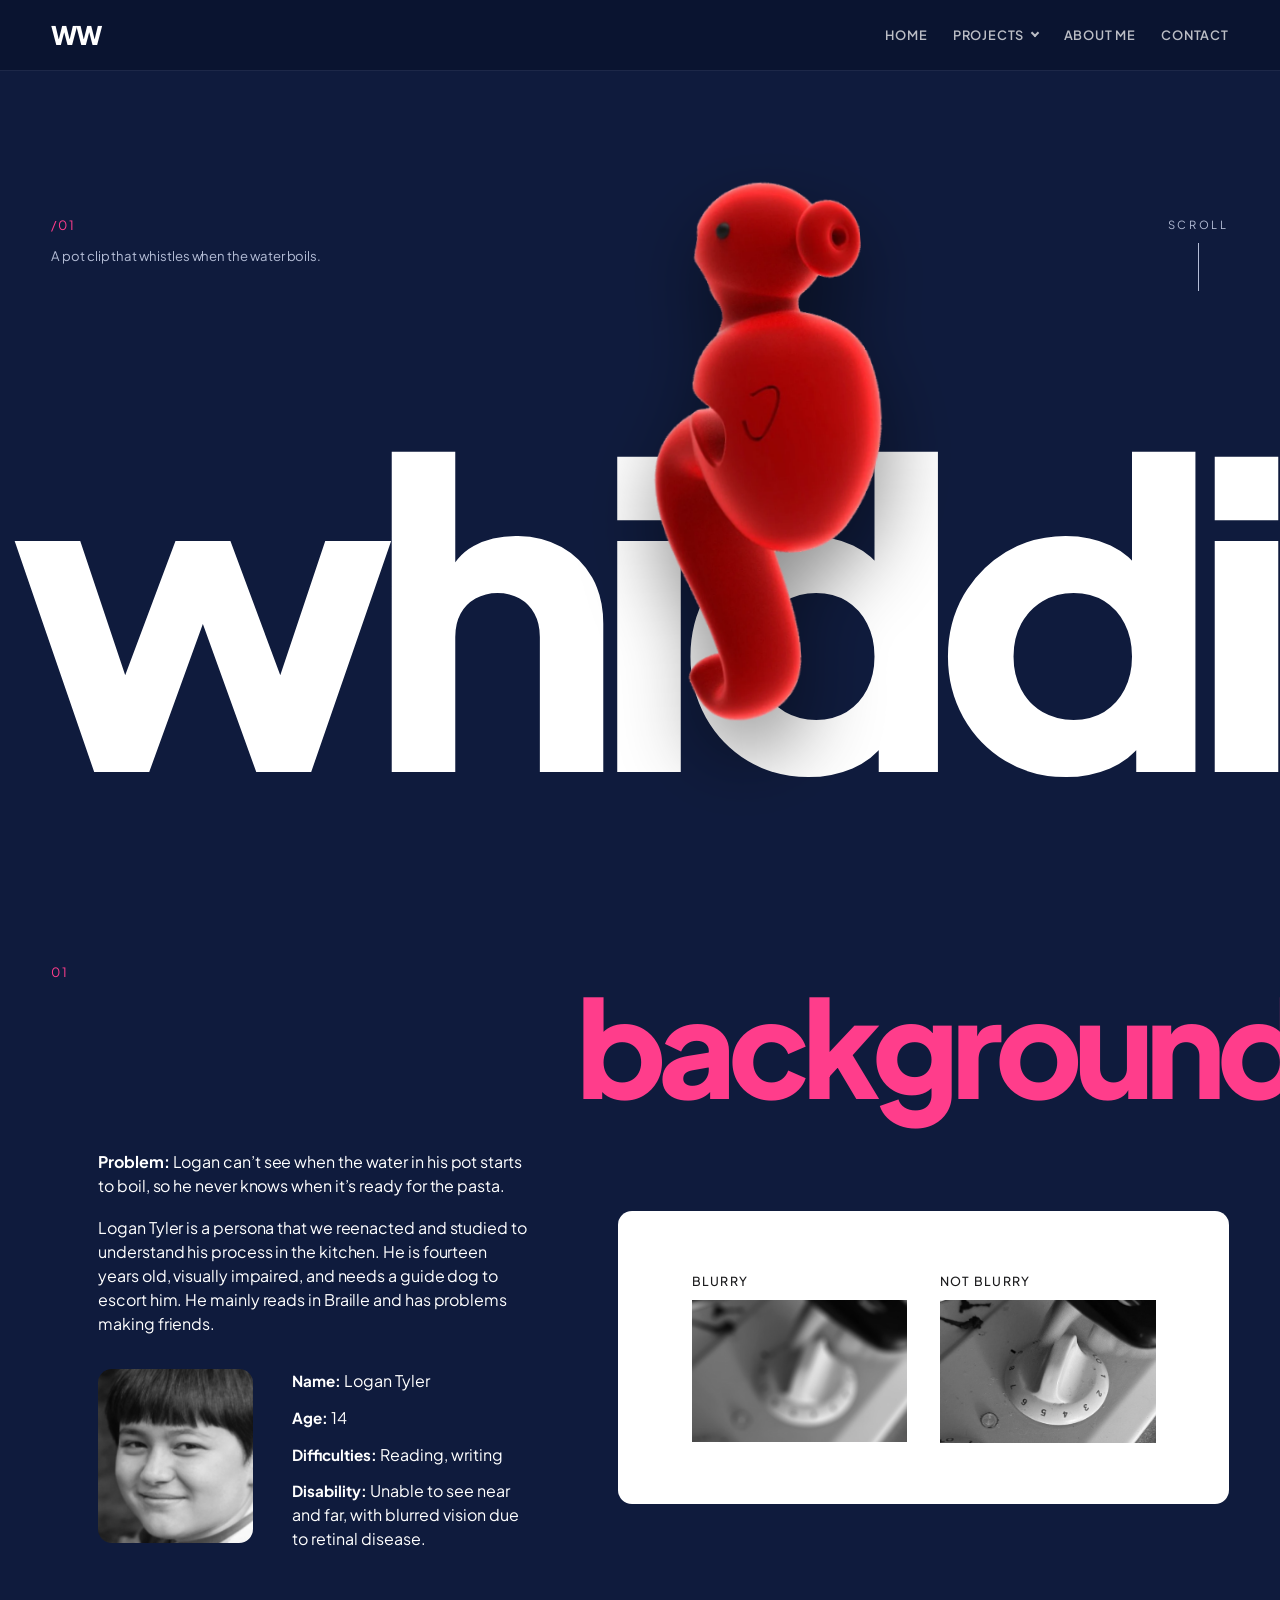
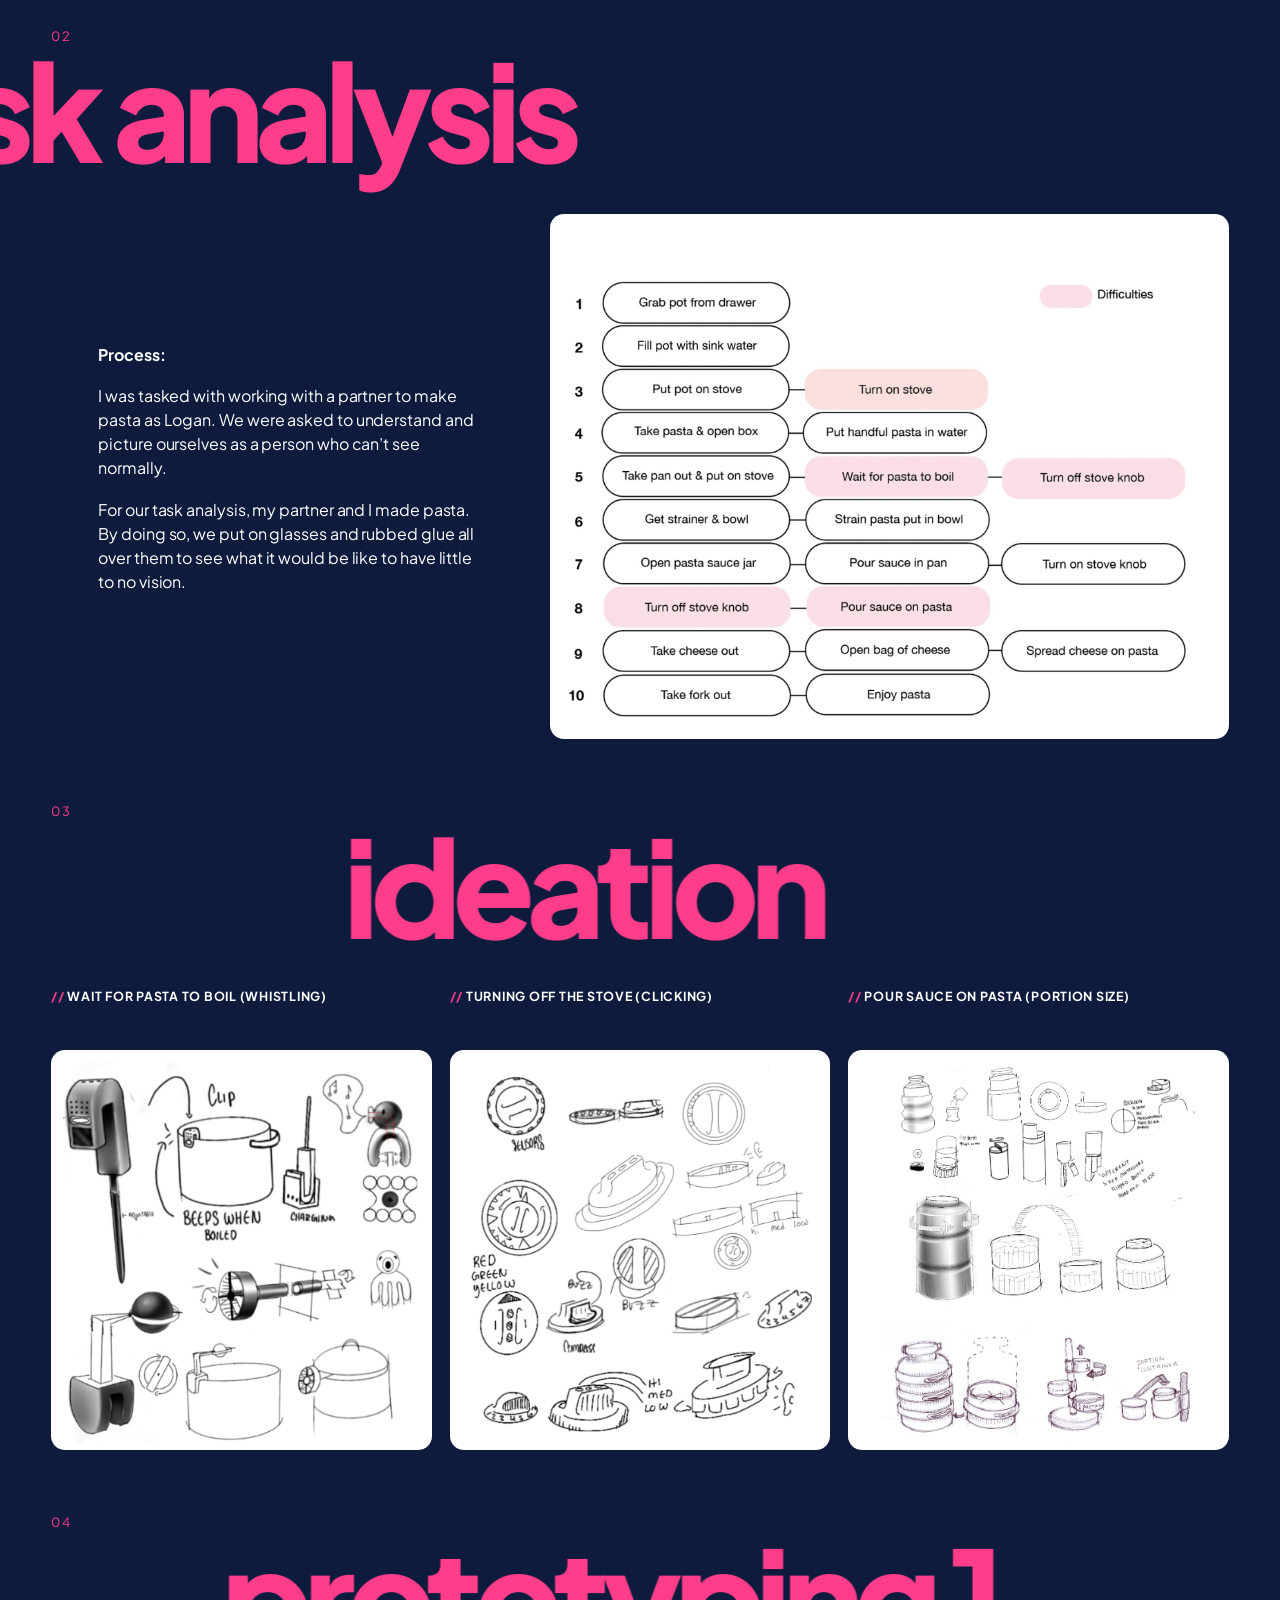
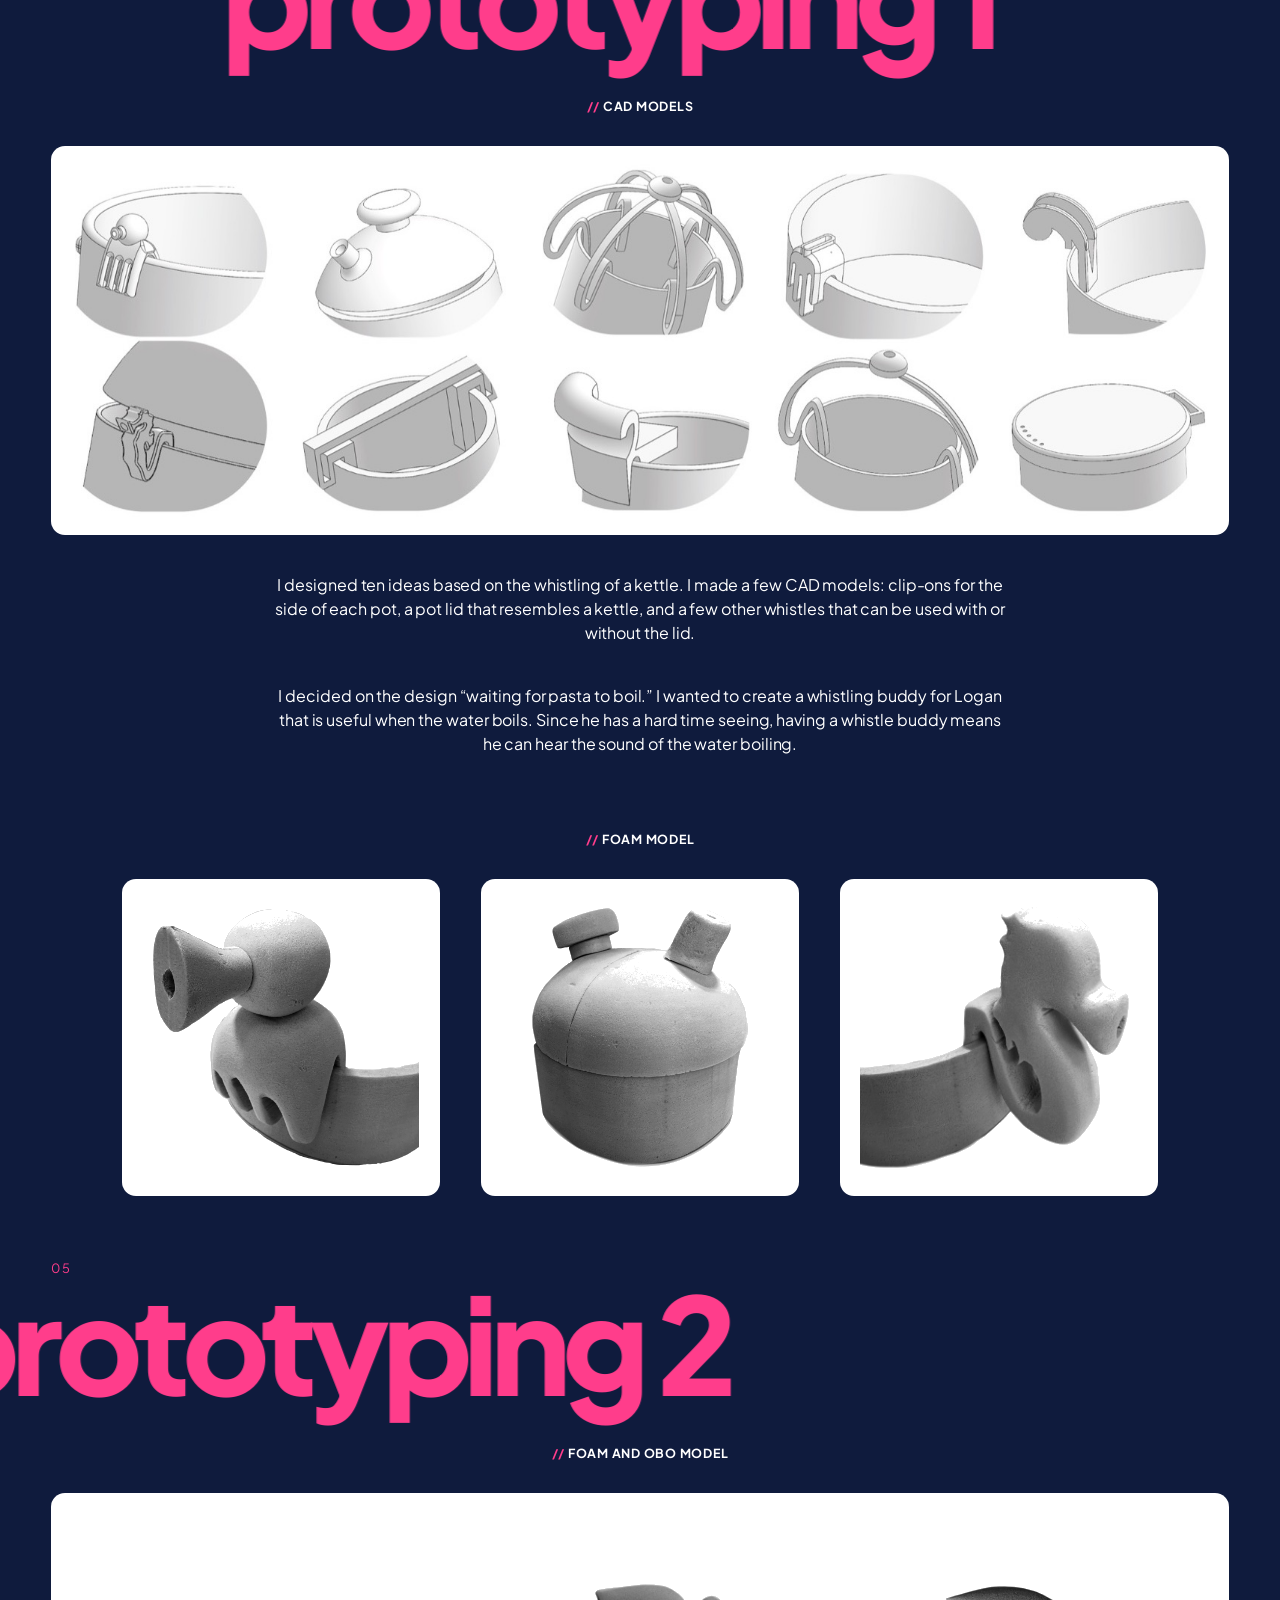
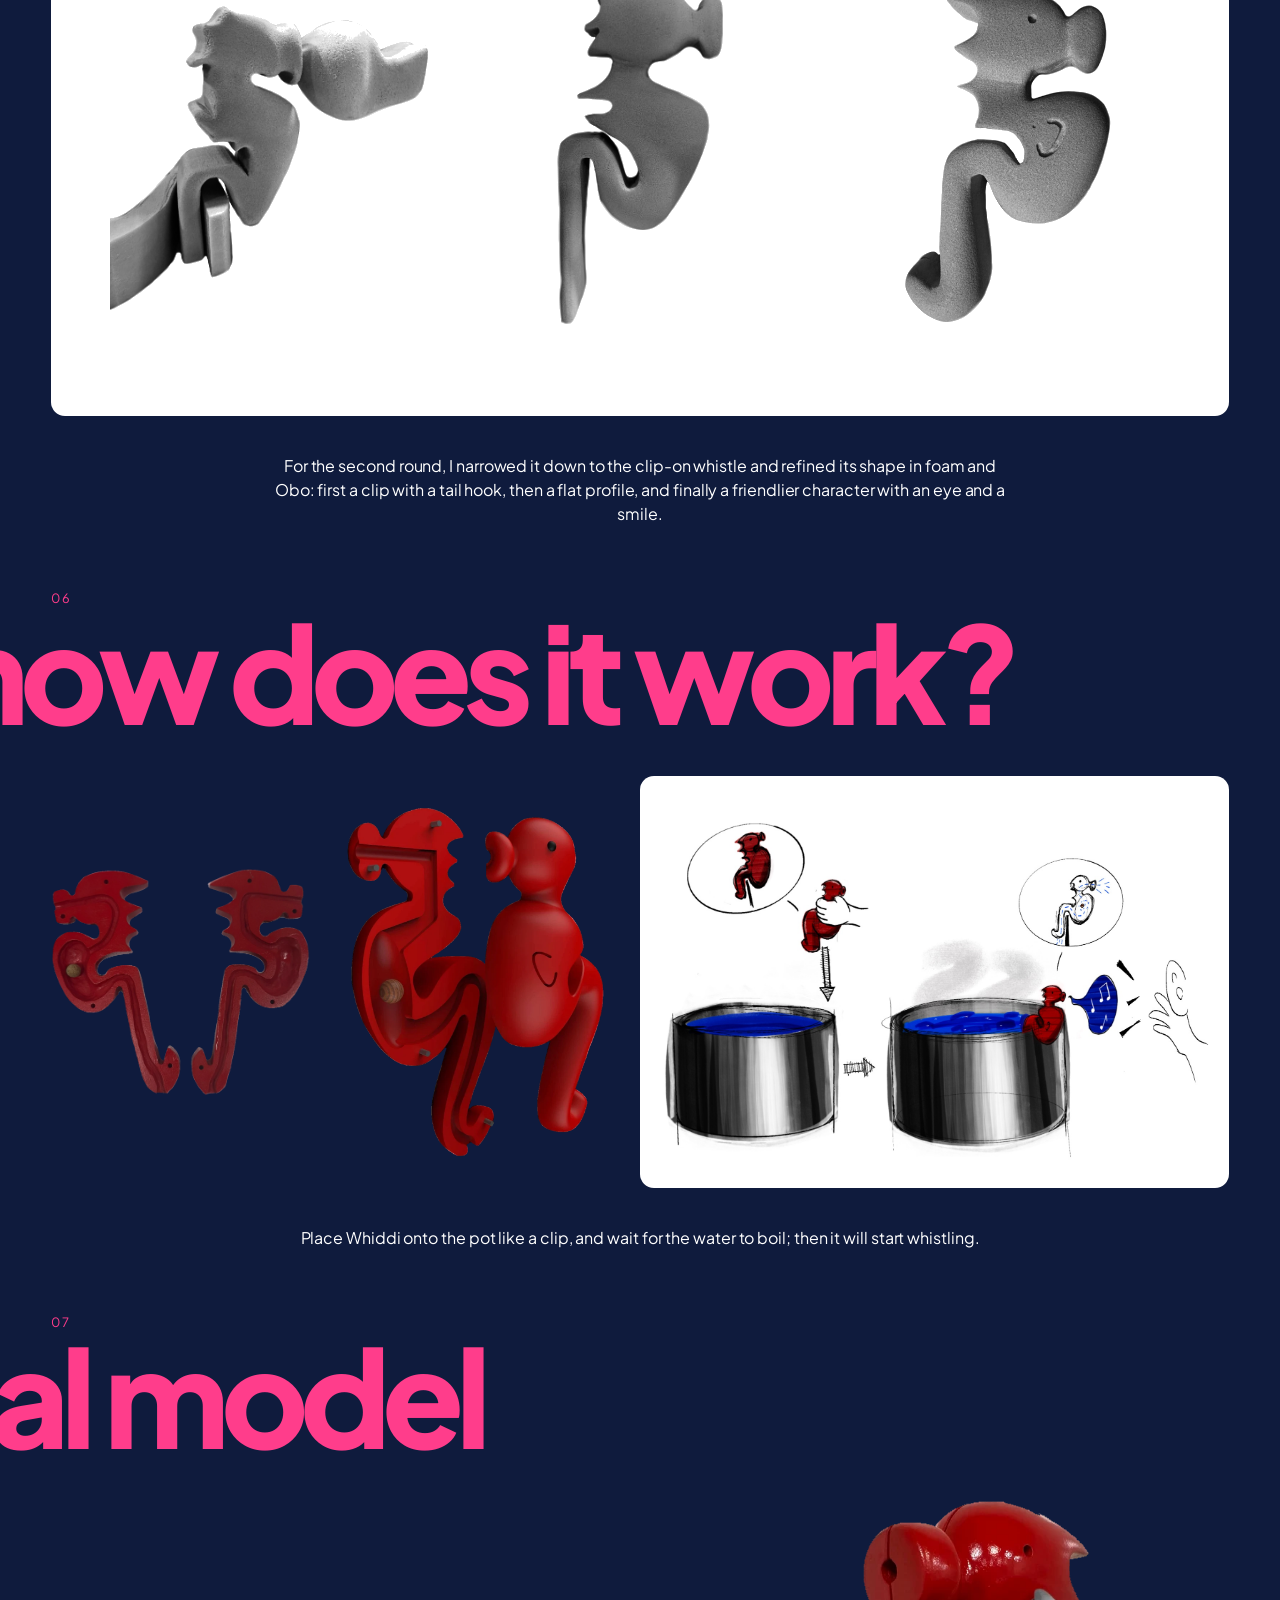
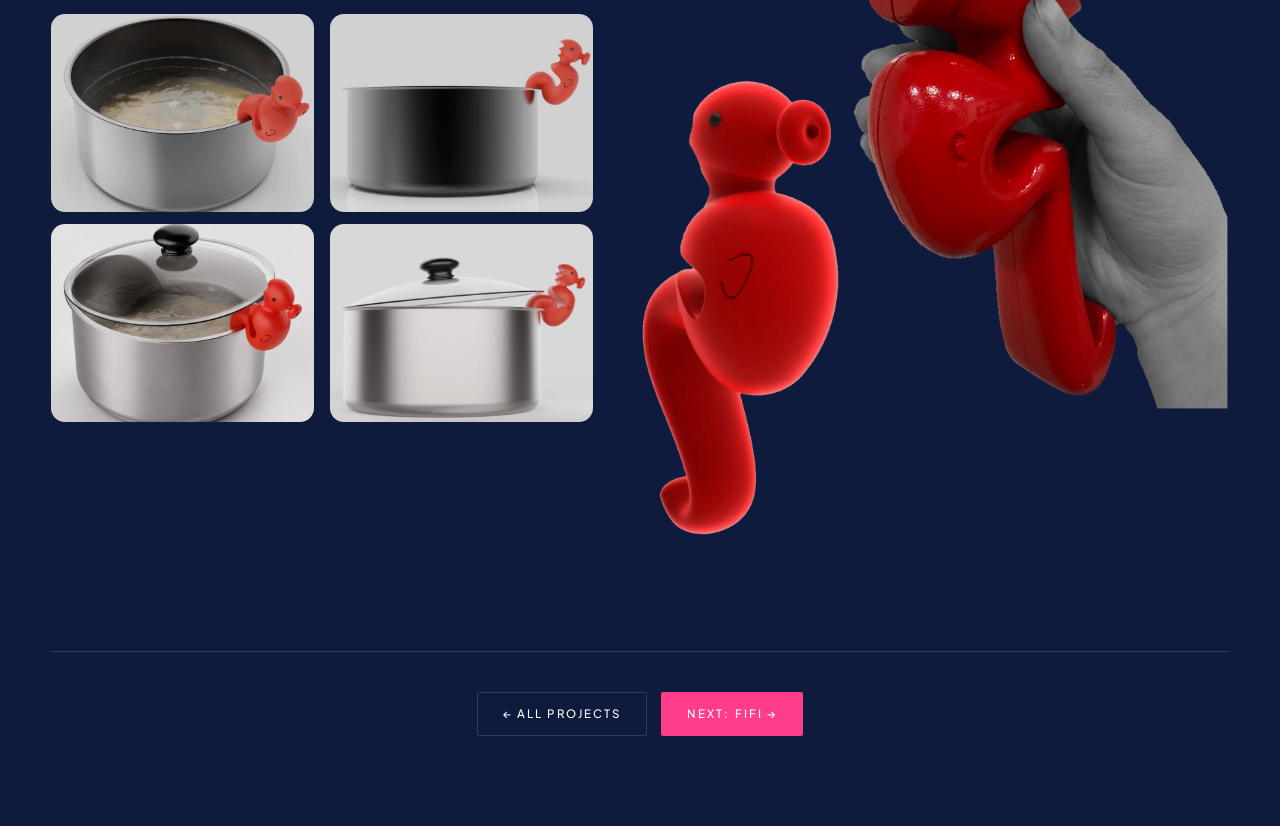
<file: whiddi.html>
<!doctype html>
<html lang="en">
<head>
  <meta charset="utf-8">
  <meta name="viewport" content="width=device-width, initial-scale=1">
  <title>Whiddi · Wei Yi Wong</title>
  <meta name="description" content="Whiddi: a pot clip that whistles when the water boils, designed for a visually impaired young cook. By Wei Yi Wong.">
  <link rel="preconnect" href="https://fonts.googleapis.com">
  <link rel="preconnect" href="https://fonts.gstatic.com" crossorigin>
  <link href="https://fonts.googleapis.com/css2?family=Fredoka:wght@400..700&family=Nunito:ital,wght@0,400..800;1,400&family=Space+Grotesk:wght@400;500;600;700&family=JetBrains+Mono:wght@400;500;700&family=Geist:wght@300..800&family=Geist+Mono:wght@400..600&family=Plus+Jakarta+Sans:wght@300..800&family=DM+Mono:wght@400;500&display=swap" rel="stylesheet">
  <link rel="stylesheet" href="css/style.css">
  <link rel="stylesheet" href="css/monument.css">
</head>
<body class="case whiddi-page" data-mono="images-web/whiddi/wh-cut-tight-screenshot-2026-10-05-at-12-59-49-pm.webp">
  <a class="skip-link" href="#background">Skip to the project</a>

  <!-- Turns white photo backgrounds see-through and brightens the models -->
  <svg width="0" height="0" style="position:absolute" aria-hidden="true" focusable="false">
    <filter id="cutout" color-interpolation-filters="sRGB">
      <feColorMatrix type="matrix" values="1 0 0 0 0  0 1 0 0 0  0 0 1 0 0  -6.4 -6.4 -6.4 18.7 0"/>
      <feComponentTransfer>
        <feFuncR type="linear" slope="1.12" intercept="0.02"/>
        <feFuncG type="linear" slope="1.12" intercept="0.02"/>
        <feFuncB type="linear" slope="1.12" intercept="0.02"/>
      </feComponentTransfer>
    </filter>
    <!-- Fills in faded grey foam (darkens the pale parts), then removes the white background -->
    <filter id="solid" color-interpolation-filters="sRGB" x="0" y="0" width="1" height="1">
      <!-- 1. darken the pale greys so faded foam looks solid -->
      <feComponentTransfer in="SourceGraphic" result="tone">
        <feFuncR type="gamma" amplitude="1" exponent="1.8" offset="0"/>
        <feFuncG type="gamma" amplitude="1" exponent="1.8" offset="0"/>
        <feFuncB type="gamma" amplitude="1" exponent="1.8" offset="0"/>
      </feComponentTransfer>
      <!-- 2. only pure white counts as background, so bright highlights on the foam stay solid -->
      <feColorMatrix in="SourceGraphic" type="matrix" values="0 0 0 0 0  0 0 0 0 0  0 0 0 0 0  -22.2 -22.2 -22.2 66.3 0" result="shape"/>
      <!-- 3. fill tiny specks, then trim a hair off the outline so no white rim is left -->
      <feMorphology in="shape" operator="erode" radius="4" result="open1"/>
      <feMorphology in="open1" operator="dilate" radius="4" result="open2"/>
      <feMorphology in="open2" operator="dilate" radius="2" result="grow"/>
      <feMorphology in="grow" operator="erode" radius="3" result="trim"/>
      <!-- 4. keep the model and brighten it a touch -->
      <feComposite in="tone" in2="trim" operator="in" result="cut"/>
      <feComponentTransfer in="cut">
        <feFuncR type="linear" slope="1.2" intercept="0.04"/>
        <feFuncG type="linear" slope="1.2" intercept="0.04"/>
        <feFuncB type="linear" slope="1.2" intercept="0.04"/>
      </feComponentTransfer>
    </filter>
  </svg>

  <!-- ============ HERO ============ -->
  <header class="case-hero">
    <img class="case-hero-img wh-hero-img" src="images-web/whiddi/screenshot-2026-08-24-at-11-26-13-pm.jpg" alt="Render of Whiddi, a red duck-like clip, on the rim of a steaming pot with a glass lid">

    <div class="topbar">
      <a class="logo" href="index.html" aria-label="Wei Yi Wong, home">WW</a>
      <nav class="nav" aria-label="Main">
        <a class="btn ghost" href="index.html">Home</a>
        <a class="btn ghost" href="projects.html" aria-current="page">Projects</a>
        <a class="btn ghost" href="about.html">About me</a>
        <a class="btn ghost" href="contact.html">Contact</a>
      </nav>
    </div>

    <div class="case-burst" aria-hidden="true">
      <div class="burst">
        <svg viewBox="0 0 100 100"><path d="M50.0 0.0 L58.9 11.0 L71.7 5.0 L73.1 21.1 L89.1 18.8 L86.0 32.6 L98.7 38.9 L87.0 50.0 L98.7 61.1 L86.0 67.4 L89.1 81.2 L73.1 78.9 L71.7 95.0 L58.9 89.0 L50.0 100.0 L41.8 86.1 L28.3 95.0 L25.1 81.3 L10.9 81.2 L16.7 66.1 L1.3 61.1 L10.0 50.0 L1.3 38.9 L16.7 33.9 L10.9 18.8 L25.1 18.7 L28.3 5.0 L41.8 13.9Z"/></svg>
        <span>01</span>
      </div>
    </div>
    <h1 class="case-title">Whiddi</h1>
    <p class="case-sub">A pot clip that whistles when the water boils.</p>
  </header>

  <main>
    <!-- ============ 01 BACKGROUND ============ -->
    <section class="case-section" id="background" aria-labelledby="h-bg">
      <h2 class="case-h" id="h-bg"><span class="num">01</span>Background</h2>
      <div class="wh-bg">
        <div class="wh-bg-text">
          <p><strong>Problem:</strong> Logan can’t see when the water in his pot starts to boil, so he never knows when it’s ready for the pasta.</p>
          <p>Logan Tyler is a persona that we reenacted and studied to understand his process in the kitchen. He is fourteen years old, visually impaired, and needs a guide dog to escort him. He mainly reads in Braille and has problems making friends.</p>
          <div class="wh-persona">
            <!-- PERSONA PHOTO: delete this <img> line if you'd rather not show a face -->
            <img class="wh-persona-img" src="images-web/whiddi/wh-persona.jpg" alt="Persona photo of Logan, a smiling boy with short dark hair">
            <dl class="wh-facts">
              <div><dt>Name:</dt> <dd>Logan Tyler</dd></div>
              <div><dt>Age:</dt> <dd>14</dd></div>
              <div><dt>Difficulties:</dt> <dd>Reading, writing</dd></div>
              <div><dt>Disability:</dt> <dd>Unable to see near and far, with blurred vision due to retinal disease.</dd></div>
            </dl>
          </div>
        </div>
        <div class="case-panel wh-blur">
          <figure>
            <figcaption>Blurry</figcaption>
            <button class="zoom" type="button" data-cap="How a stove knob looks with Logan's blurred vision"><img src="images-web/whiddi/wh-blurry.jpg" alt="A blurred photo of a stove knob, showing low vision" loading="lazy"></button>
          </figure>
          <figure>
            <figcaption>Not Blurry</figcaption>
            <button class="zoom" type="button" data-cap="The same stove knob in focus"><img src="images-web/whiddi/wh-notblurry.jpg" alt="The same stove knob in focus, with its numbers readable" loading="lazy"></button>
          </figure>
        </div>
      </div>
    </section>

    <!-- ============ 02 TASK ANALYSIS ============ -->
    <section class="case-section" aria-labelledby="h-task">
      <h2 class="case-h" id="h-task"><span class="num">02</span>Task Analysis</h2>
      <div class="wh-task">
        <div class="wh-task-text">
          <p><strong>Process:</strong></p>
          <p>I was tasked with working with a partner to make pasta as Logan. We were asked to understand and picture ourselves as a person who can’t see normally.</p>
          <p>For our task analysis, my partner and I made pasta. By doing so, we put on glasses and rubbed glue all over them to see what it would be like to have little to no vision.</p>
        </div>
        <div class="case-panel wh-chart">
          <button class="zoom" type="button" data-cap="Task analysis: every step of making pasta, with the difficult steps in pink"><img src="images-web/whiddi/wh-taskchart.jpg" alt="Task analysis chart: ten steps of making pasta, with turning on the stove, waiting for the pasta to boil, turning off the stove and pouring sauce marked as difficulties" loading="lazy"></button>
        </div>
      </div>
    </section>

    <!-- ============ 03 IDEATION ============ -->
    <section class="case-section" aria-labelledby="h-idea">
      <h2 class="case-h" id="h-idea"><span class="num">03</span>Ideation</h2>
      <div class="case-three wh-ideas">
        <div>
          <h3 class="case-col-title">Wait for pasta to boil (Whistling)</h3>
          <button class="zoom card" type="button" data-cap="Wait for pasta to boil: whistling ideas"><img src="images-web/whiddi/wh-idea-whistle.jpg" alt="Sketches of whistling ideas: a clip that beeps when the water boils, a charging stand and octopus whistles" loading="lazy"></button>
        </div>
        <div>
          <h3 class="case-col-title">Turning off the stove (Clicking)</h3>
          <button class="zoom card" type="button" data-cap="Turning off the stove: clicking dial ideas"><img src="images-web/whiddi/wh-idea-click.jpg" alt="Sketches of clicking stove dials with sensors, buzzers and red, green, yellow markings" loading="lazy"></button>
        </div>
        <div>
          <h3 class="case-col-title">Pour sauce on pasta (Portion size)</h3>
          <button class="zoom card" type="button" data-cap="Pour sauce on pasta: portion size ideas"><img src="images-web/whiddi/wh-idea-portion.jpg" alt="Sketches of stacking portion containers and flip bottles for measuring sauce" loading="lazy"></button>
        </div>
      </div>
    </section>

    <!-- ============ 04 PROTOTYPING 1 ============ -->
    <section class="case-section" aria-labelledby="h-proto1">
      <h2 class="case-h" id="h-proto1"><span class="num">04</span>Prototyping 1</h2>
      <h3 class="wh-sub">CAD Models</h3>
      <div class="case-panel wh-cad">
        <button class="zoom" type="button" data-cap="CAD models: ten ways to attach a whistle to a pot"><img src="images-web/whiddi/tight-cad.jpg" alt="Ten grey CAD models of pot clips, lids and cages" loading="lazy"></button>
      </div>
      <p class="wh-note">I designed ten ideas based on the whistling of a kettle. I made a few CAD models: clip-ons for the side of each pot, a pot lid that resembles a kettle, and a few other whistles that can be used with or without the lid.</p>
      <p class="wh-note">I decided on the design “waiting for pasta to boil.” I wanted to create a whistling buddy for Logan that is useful when the water boils. Since he has a hard time seeing, having a whistle buddy means he can hear the sound of the water boiling.</p>

      <h3 class="wh-sub wh-sub-gap">Foam Model</h3>
      <div class="wh-three wh-foam-box">
        <button class="zoom" type="button" data-cap="Foam model: whistle bulb with finger grips"><img src="images-web/whiddi/upright-img-2345.jpg" alt="Grey foam model of a whistle bulb with finger grips on a curved clip" loading="lazy"></button>
        <button class="zoom" type="button" data-cap="Foam model: pot lid that looks like a kettle"><img src="images-web/whiddi/upright-img-2347.jpg" alt="Grey foam model of a round pot lid with a knob and spout, like a kettle" loading="lazy"></button>
        <button class="zoom" type="button" data-cap="Foam model: clip-on whistle creature"><img src="images-web/whiddi/tight-img-2346.jpg" alt="Grey foam model of a curly creature clipped onto a pot rim" loading="lazy"></button>
      </div>
    </section>

    <!-- ============ 05 PROTOTYPING 2 ============ -->
    <section class="case-section" aria-labelledby="h-proto2">
      <h2 class="case-h" id="h-proto2"><span class="num">05</span>Prototyping 2</h2>
      <h3 class="wh-sub">Foam and Obo model</h3>
      <div class="wh-three case-paper wh-paper3">
        <button class="zoom" type="button" data-cap="Foam model: clip with a tail hook"><img src="images-web/whiddi/tight-img-2361.jpg" alt="Grey foam model of the whistle character clipped to a pot rim" loading="lazy"></button>
        <button class="zoom" type="button" data-cap="Obo model: flat profile study"><img src="images-web/whiddi/tight-img-2367.jpg" alt="Grey Obo model of the flat character profile with a long hook" loading="lazy"></button>
        <button class="zoom" type="button" data-cap="Obo model: refined character with an eye and a smile"><img src="images-web/whiddi/tight-fullsizerender.jpg" alt="Grey Obo model of the refined character with an eye, a smile and a curled hook" loading="lazy"></button>
      </div>
      <p class="wh-note">For the second round, I narrowed it down to the clip-on whistle and refined its shape in foam and Obo: first a clip with a tail hook, then a flat profile, and finally a friendlier character with an eye and a smile.</p>
    </section>

    <!-- ============ 06 HOW DOES IT WORK ============ -->
    <section class="case-section" aria-labelledby="h-how">
      <h2 class="case-h" id="h-how"><span class="num">06</span>How does it work?</h2>
      <div class="wh-how">
        <button class="zoom" type="button" data-cap="The two printed halves, showing the steam channel"><img src="images-web/whiddi/wh-cut-tight-img-2494.webp" alt="The two red printed halves of Whiddi, opened to show the steam channel inside" loading="lazy"></button>
        <button class="zoom" type="button" data-cap="Cutaway render of the steam channel"><img src="images-web/whiddi/wh-cut-tight-screenshot-2026-10-02-at-9-29-56-am.webp" alt="Red cutaway render of Whiddi with the steam channel and a wooden ball inside" loading="lazy"></button>
        <div class="case-panel">
          <button class="zoom" type="button" data-cap="Storyboard: clip Whiddi onto the pot, and it whistles when the water boils"><img src="images-web/whiddi/untitled-artwork-2.jpg" alt="Storyboard: a hand clips Whiddi onto a pot of water, then the water boils and Whiddi whistles" loading="lazy"></button>
        </div>
      </div>
      <p class="wh-note">Place Whiddi onto the pot like a clip, and wait for the water to boil; then it will start whistling.</p>
    </section>

    <!-- ============ 07 FINAL MODEL ============ -->
    <section class="case-section" aria-labelledby="h-final">
      <h2 class="case-h" id="h-final"><span class="num">07</span>Final Model</h2>
      <div class="wh-final">
        <div class="wh-grid4">
          <button class="zoom card" type="button" data-cap="Whiddi on an open pot of boiling pasta"><img src="images-web/whiddi/wh-final-1.jpg" alt="Render of Whiddi on the rim of an open pot of boiling pasta" loading="lazy"></button>
          <button class="zoom card" type="button" data-cap="Side view: Whiddi hooked over the rim"><img src="images-web/whiddi/wh-final-2.jpg" alt="Side view render of Whiddi hooked over the rim of a dark pot" loading="lazy"></button>
          <button class="zoom card" type="button" data-cap="Whiddi on a pot with a glass lid"><img src="images-web/whiddi/wh-final-3.jpg" alt="Render of Whiddi on a pot with a glass lid" loading="lazy"></button>
          <button class="zoom card" type="button" data-cap="Whiddi peeking over the lid"><img src="images-web/whiddi/wh-final-4.jpg" alt="Side render of Whiddi peeking over the edge of a lidded pot" loading="lazy"></button>
        </div>
        <div class="wh-final-right">
          <button class="zoom wh-red" type="button" data-cap="Final form, rendered"><img src="images-web/whiddi/wh-cut-tight-screenshot-2026-10-05-at-12-59-49-pm.webp" alt="Render of the final red Whiddi character" loading="lazy"></button>
          <button class="zoom wh-hand" type="button" data-cap="Whiddi in hand"><img src="images-web/whiddi/wh-dd.webp" alt="The final red Whiddi held in a hand" loading="lazy"></button>
        </div>
      </div>
    </section>

    <nav class="case-end" aria-label="More projects">
      <a class="btn ghost" href="projects.html">← All projects</a>
      <a class="btn accent" id="nextProject" href="projects.html">Next project →</a>
    </nav>
  </main>

  <div class="lightbox" id="lightbox" role="dialog" aria-modal="true" aria-label="Image viewer">
    <button class="lb-btn lb-close" type="button" aria-label="Close image viewer">✕</button>
    <button class="lb-btn lb-prev" type="button" aria-label="Previous image">←</button>
    <figure>
      <img id="lbImg" alt="">
      <figcaption><span class="lb-count" id="lbCount"></span><span id="lbCaption"></span></figcaption>
    </figure>
    <button class="lb-btn lb-next" type="button" aria-label="Next image">→</button>
  </div>

  <script src="js/projects.js"></script>
  <script src="js/case.js"></script>
  <script src="js/layout.js"></script>
  <script src="js/editor.js"></script>
  <script src="js/nav.js"></script>
  <script src="js/monument.js"></script>
</body>
</html>
</file>
<file: css/style.css>
/* =========================================================
   Wei Yi Wong portfolio: shared styles
   Look: dark page, flat grey blobs, little googly eyes,
   heavy rounded headings, small serif notes, one blue accent.
   ========================================================= */
:root {
  --bg: #1B1B1D;          /* near-black page */
  --panel: #262629;       /* slightly lighter boxes */
  --panel-2: #303034;
  --blob: #9A9DA4;        /* the grey of the blobs */
  --blob-hi: #ABAEB4;
  --text: #F4F1EA;        /* warm white */
  --muted: #B7B8BE;
  --dark: #1B1B1D;        /* text on grey or blue */
  --accent: #FF8AB8;      /* the one pop of colour: bubblegum pink (was orange #F5873A) */
  --white: #FFFFFF;

  --round: 32px;
  --display: "Poppins", "Nunito", system-ui, sans-serif;
  --serif: "Bitter", Georgia, serif;
}

* { box-sizing: border-box; }
html { scroll-behavior: smooth; }
body {
  margin: 0;
  background: var(--bg);
  color: var(--text);
  font-family: var(--serif);
  font-size: 1.05rem;
  line-height: 1.6;
  overflow-x: hidden;
}
img { max-width: 100%; display: block; }
h1, h2, h3 { font-family: var(--display); font-weight: 800; line-height: 1.02; margin: 0; letter-spacing: -.01em; }
a { color: inherit; }

:focus-visible {
  outline: 3px solid var(--accent);
  outline-offset: 4px;
  border-radius: 12px;
}

.skip-link {
  position: absolute; left: 16px; top: -60px; z-index: 100;
  background: var(--accent); color: var(--dark); border-radius: 999px;
  padding: 8px 16px; font-family: var(--display); font-weight: 700; text-decoration: none;
}
.skip-link:focus { top: 12px; }

/* ---------- top bar ---------- */
.topbar {
  position: relative; z-index: 20;
  display: flex; align-items: center; justify-content: space-between;
  gap: 12px; padding: 16px;
  max-width: 1280px; margin: 0 auto;
}
.home .topbar { position: absolute; top: 0; left: 0; right: 0; }
.logo {
  font-family: var(--display); font-weight: 800; font-size: 1.15rem;
  text-decoration: none; display: inline-flex; align-items: center; gap: 10px;
}
.logo-eyes { display: inline-flex; gap: 2px; }
.logo-eyes i {
  width: 14px; height: 14px; border-radius: 50%; background: var(--white); position: relative;
}
.logo-eyes i::after {
  content: ""; position: absolute; width: 8px; height: 8px; border-radius: 50%;
  background: var(--dark); right: 1px; top: 3px;
}
.nav { display: flex; gap: 10px; flex-wrap: wrap; }

/* ---------- buttons: soft pills that squish ---------- */
.btn {
  display: inline-flex; align-items: center; gap: 8px;
  font-family: var(--display); font-weight: 700; font-size: .95rem;
  color: var(--dark); text-decoration: none; cursor: pointer;
  background: var(--blob); border: 0; border-radius: 999px;
  padding: 10px 20px;
  transition: transform .2s cubic-bezier(.34, 1.56, .64, 1), background .2s;
}
.btn:hover { transform: scale(1.06, .94); background: var(--blob-hi); }
.btn:active { transform: scale(.94, 1.06); }
.btn.accent { background: var(--accent); }
.btn.accent:hover { background: #FFA8CB; }
.btn.ghost { background: transparent; color: var(--text); box-shadow: inset 0 0 0 2px var(--blob); }
.btn.ghost:hover { background: var(--panel-2); }
.btn[disabled] { opacity: .35; cursor: not-allowed; transform: none; }

/* ---------- orange starburst (like a sticker on the page) ---------- */
.burst {
  position: relative; display: inline-grid; place-items: center;
  width: 128px; height: 128px; color: var(--dark);
  font-family: var(--display); font-weight: 800; font-size: .95rem; line-height: 1.05;
  text-align: center;
}
.burst svg { position: absolute; inset: 0; width: 100%; height: 100%; }
.burst svg path { fill: var(--accent); }
.burst span { position: relative; transform: rotate(-8deg); padding: 0 22px; }

/* =========================================================
   LANDING PAGE
   ========================================================= */
.hero {
  position: relative;
  min-height: 100svh;
  overflow: hidden;
}
.blob-stage { position: absolute; inset: 0; z-index: 2; }

.hero-text {
  position: absolute; z-index: 3;
  left: clamp(16px, 6vw, 90px); top: clamp(90px, 16vh, 150px);
  max-width: min(92vw, 780px);
  pointer-events: none;
}
.hero-text h1 {
  font-size: clamp(3.2rem, 10vw, 7.5rem);
  color: var(--text);
}
.hero-text .subtitle {
  margin: 14px 0 0; font-family: var(--serif); font-weight: 500;
  font-size: clamp(1rem, 2.2vw, 1.3rem); color: var(--text);
}
.poke {
  position: absolute; z-index: 4; pointer-events: none;
  left: clamp(10px, 4vw, 60px); bottom: clamp(70px, 12vh, 110px);
  animation: spinSlow 18s linear infinite;
}
@keyframes spinSlow { to { transform: rotate(360deg); } }
.poke .burst span { animation: spinSlow 18s linear infinite reverse; }

.scroll-cue {
  position: absolute; z-index: 6; left: 50%; bottom: 20px;
  transform: translateX(-50%);
  display: flex; align-items: center; gap: 8px;
  font-family: var(--serif); font-size: 1rem; text-decoration: none;
  background: var(--bg); padding: 6px 16px; border-radius: 999px;
}
.scroll-cue .arrow { display: inline-block; animation: bob 1.6s ease-in-out infinite; }
@keyframes bob { 0%, 100% { transform: translateY(0); } 50% { transform: translateY(5px); } }

/* ---------- blobs ---------- */
.blob {
  position: absolute; left: 0; top: 0;
  padding: 0; margin: 0; border: 0; background: none;
  cursor: pointer; border-radius: 40%;
  will-change: transform;
  -webkit-tap-highlight-color: transparent;
}
.blob .blob-inner {
  width: 100%; height: 100%;
  transition: transform .4s cubic-bezier(.34, 1.56, .64, 1);
}
.blob svg { width: 100%; height: 100%; overflow: visible; display: block; }
.blob .body { fill: var(--blob); transition: fill .2s; }
.blob:hover .body, .blob.picked .body { fill: var(--blob-hi); }
.blob .eyes { transform-box: fill-box; transform-origin: center; transition: transform .08s; }
.blob.blink .eyes { transform: scaleY(.1); }
.blob .eye-white { fill: var(--white); }
.blob .pupil { fill: var(--dark); }
.blob .tag path { fill: var(--accent); }
.blob .tag text { font-family: var(--display); font-weight: 800; font-size: 15px; fill: var(--dark); }
.blob .tag { transform-box: fill-box; transform-origin: center; animation: spinSlow 14s linear infinite; }

.blob.hover .blob-inner { animation: jelly .8s ease-in-out infinite; }
@keyframes jelly {
  0%, 100% { transform: scale(1, 1); }
  30% { transform: scale(1.05, .95); }
  60% { transform: scale(.97, 1.04); }
}
.blob.squish .blob-inner { animation: squish .55s ease; }
@keyframes squish {
  0% { transform: scale(1, 1); }
  30% { transform: scale(1.22, .74); }
  55% { transform: scale(.9, 1.12); }
  80% { transform: scale(1.04, .97); }
  100% { transform: scale(1, 1); }
}
.blob.picked .blob-inner { transform: scale(1.06); animation: none; }

.giggle {
  position: absolute; z-index: 8; pointer-events: none;
  font-family: var(--serif); font-style: italic; font-size: 1.05rem; white-space: nowrap;
  color: var(--dark); background: var(--text); border-radius: 999px;
  padding: 3px 14px;
  animation: floatUp 1.4s ease forwards;
}
@keyframes floatUp {
  0% { opacity: 0; transform: translate(-50%, 0) scale(.6); }
  20% { opacity: 1; transform: translate(-50%, -14px) scale(1.05); }
  80% { opacity: 1; }
  100% { opacity: 0; transform: translate(-50%, -46px) scale(1); }
}

/* ---------- project card that pops out of a blob ---------- */
.project-card {
  position: absolute; z-index: 10;
  width: 270px; color: var(--dark);
  background: var(--text); border-radius: var(--round); padding: 14px;
  opacity: 0; transform: scale(.7); transform-origin: var(--origin, left center);
  transition: opacity .18s ease, transform .3s cubic-bezier(.34, 1.56, .64, 1);
  pointer-events: none;
}
.project-card.open { opacity: 1; transform: scale(1); pointer-events: auto; }
.project-card::before {          /* little speech-bubble tail */
  content: ""; position: absolute; top: var(--tail-y, 50%); left: -9px;
  width: 20px; height: 20px; background: var(--text);
  border-radius: 4px; transform: translateY(-50%) rotate(45deg);
}
.project-card.tail-right::before { left: auto; right: -9px; }
.project-card.tail-none::before { display: none; }
.project-card .thumb {
  aspect-ratio: 4 / 3; border-radius: 22px; overflow: hidden; background: var(--white);
}
.project-card .thumb img { width: 100%; height: 100%; object-fit: cover; }
.project-card h2 { font-size: 1.45rem; margin: 12px 4px 4px; }
.project-card p { margin: 0 4px 12px; font-size: .95rem; line-height: 1.4; }
.card-close {
  position: absolute; top: -10px; right: -10px; z-index: 2;
  width: 34px; height: 34px; border-radius: 50%; cursor: pointer; border: 0;
  background: var(--accent); color: var(--dark); font-weight: 900; font-size: .95rem;
}

/* ---------- projects grid ---------- */
.section { position: relative; padding: 90px 16px; max-width: 1280px; margin: 0 auto; }
.section-title { font-size: clamp(2.6rem, 7vw, 4.6rem); }
.section-sub { font-family: var(--serif); font-size: 1.1rem; margin: 10px 0 44px; color: var(--muted); }

.project-grid {
  display: grid; gap: 34px 26px;
  grid-template-columns: repeat(auto-fit, minmax(250px, 1fr));
}
.p-card {
  display: block; text-decoration: none; position: relative;
  transition: transform .3s cubic-bezier(.34, 1.56, .64, 1);
}
/* (picture hover effects removed) */
.p-card .thumb {
  aspect-ratio: 1 / 1; border-radius: 42% 58% 48% 52% / 46% 44% 56% 54%;  /* soft blob frame */
  overflow: hidden; background: var(--white);
  transition: border-radius .5s ease;
}
.p-card:nth-child(2n) .thumb { border-radius: 55% 45% 52% 48% / 44% 56% 44% 56%; }
.p-card .thumb img { width: 100%; height: 100%; object-fit: cover; }
.p-card .peek {                  /* googly eyes peeking over the photo */
  position: absolute; top: 4%; right: 10%; display: flex; gap: 3px; z-index: 2;
}
.p-card .peek i {
  width: 22px; height: 22px; border-radius: 50%; background: var(--white); position: relative;
  box-shadow: 0 0 0 4px var(--bg);
}
.p-card .peek i::after {
  content: ""; position: absolute; width: 12px; height: 12px; border-radius: 50%;
  background: var(--dark); left: 3px; bottom: 3px; transition: transform .3s;
}
.p-card:hover .peek i::after { transform: translate(5px, -5px); }
.p-card .num {
  font-family: var(--display); font-weight: 800; font-size: .9rem; color: var(--accent);
  display: block; margin: 18px 4px 2px;
}
.p-card h3 { font-size: 1.7rem; margin: 0 4px 6px; }
.p-card p { margin: 0 4px; font-size: .98rem; line-height: 1.45; color: var(--muted); }

.footer {
  padding: 60px 16px 80px; max-width: 1280px; margin: 0 auto;
  display: flex; flex-wrap: wrap; align-items: center; justify-content: space-between; gap: 30px;
  border-top: 2px solid var(--panel-2);
}
.footer p { margin: 6px 0; color: var(--muted); }
.footer .big { font-family: var(--display); font-weight: 800; font-size: clamp(1.8rem, 4vw, 2.6rem); color: var(--text); line-height: 1.1; }
.footer a { color: var(--text); }

/* =========================================================
   PROJECT PAGE
   ========================================================= */
.p-hero {
  max-width: 1280px; margin: 0 auto; padding: 24px 16px 30px;
  display: grid; gap: 34px; align-items: center;
}
@media (min-width: 860px) { .p-hero { grid-template-columns: 1fr 1.1fr; } }
.p-hero h1 { font-size: clamp(2.8rem, 8vw, 5.4rem); }
.p-hero .summary { font-size: 1.12rem; margin: 18px 0 22px; max-width: 32em; color: var(--text); }
.badge {
  display: inline-flex; align-items: center; gap: 8px;
  font-family: var(--display); font-weight: 700; font-size: .95rem; color: var(--dark);
  background: var(--blob); border-radius: 999px; padding: 6px 16px 6px 8px;
}
.badge svg { width: 24px; height: 24px; }
.badge.growing { background: var(--accent); }
.hero-frame {
  border: 0; border-radius: 40px; background: var(--white); overflow: hidden;
  cursor: zoom-in; padding: 0; display: block; width: 100%;
  transition: transform .3s cubic-bezier(.34, 1.56, .64, 1);
}
.hero-frame img { width: 100%; max-height: 70vh; object-fit: contain; background: var(--white); }

/* journey path */
.journey-wrap { max-width: 1280px; margin: 0 auto; padding: 20px 16px 0; }
.journey-title { font-size: clamp(2rem, 5vw, 3rem); }
.journey-hint { font-family: var(--serif); font-size: 1rem; margin: 6px 0 4px; color: var(--muted); }
.journey-scroll { overflow-x: auto; overflow-y: hidden; padding: 10px 0 16px; -webkit-overflow-scrolling: touch; }
.journey { position: relative; margin: 0 auto; }
.journey svg.trail { position: absolute; inset: 0; width: 100%; height: 100%; overflow: visible; }
.trail-back { fill: none; stroke: var(--panel-2); stroke-width: 12; stroke-linecap: round; }
.trail-progress { fill: none; stroke: var(--accent); stroke-width: 4; stroke-linecap: round; }
.trail-dots { fill: none; stroke: var(--muted); stroke-width: 3; stroke-dasharray: 1 13; stroke-linecap: round; }

.stage-bubble {
  position: absolute; transform: translate(-50%, -50%);
  width: 92px; height: 86px; border: 0; padding: 0; cursor: pointer;
  border-radius: 48% 52% 44% 56% / 55% 50% 50% 45%;
  background: var(--blob); color: var(--dark);
  font-family: var(--display); font-weight: 800; font-size: 1.5rem;
  display: grid; place-items: center;
  transition: transform .35s cubic-bezier(.34, 1.56, .64, 1), background .2s;
}
.stage-bubble:nth-child(2n) { border-radius: 56% 44% 52% 48% / 46% 56% 44% 54%; }
.stage-bubble:hover { transform: translate(-50%, -50%) scale(1.08, .94); }
.stage-bubble.active { background: var(--accent); transform: translate(-50%, -50%) scale(1.15); }
.stage-bubble.soon { background: transparent; box-shadow: inset 0 0 0 3px var(--blob); color: var(--muted); }
.stage-bubble .label {
  position: absolute; top: calc(100% + 8px); left: 50%; transform: translateX(-50%);
  font-family: var(--serif); font-weight: 600; font-size: .9rem; white-space: nowrap; color: var(--text);
}
.stage-bubble .tick {
  position: absolute; right: -2px; top: -2px; width: 22px; height: 22px; border-radius: 50%;
  background: var(--text); color: var(--dark); display: none; place-items: center; font-size: .75rem;
}
.stage-bubble.visited .tick { display: grid; }

.walker {
  position: absolute; width: 56px; height: 50px; z-index: 4; pointer-events: none;
  transform: translate(-50%, -125%);
  transition: left .8s cubic-bezier(.45, 0, .2, 1), top .8s cubic-bezier(.45, 0, .2, 1);
}
.walker svg { width: 100%; height: 100%; overflow: visible; }
.walker.walking svg { animation: hop .22s ease-in-out infinite alternate; }
@keyframes hop { from { transform: translateY(0) scale(1.04, .96); } to { transform: translateY(-6px) scale(.97, 1.03); } }

/* progress bar */
.progress { display: flex; align-items: center; gap: 12px; }
.progress-track { flex: 1; height: 10px; border-radius: 999px; background: var(--panel-2); overflow: hidden; }
.progress-fill { height: 100%; width: 0; background: var(--accent); border-radius: 999px; transition: width .6s ease; }
.progress-text { font-family: var(--display); font-weight: 700; font-size: .9rem; min-width: 3.5em; color: var(--muted); }

/* stage panel */
.panel { max-width: 1280px; margin: 26px auto 0; padding: 0 16px; }
.panel-card {
  background: var(--panel); border-radius: 40px;
  padding: clamp(20px, 4vw, 44px);
  animation: popIn .4s cubic-bezier(.34, 1.56, .64, 1);
}
@keyframes popIn { from { opacity: 0; transform: translateY(14px) scale(.98); } to { opacity: 1; transform: none; } }
.panel-head { display: flex; flex-wrap: wrap; align-items: flex-end; justify-content: space-between; gap: 14px; }
.panel-head h2 { font-size: clamp(2rem, 5vw, 3rem); }
.stage-num { display: block; font-family: var(--display); font-weight: 700; font-size: .9rem; color: var(--accent); margin-bottom: 6px; }
.panel-nav { display: flex; gap: 10px; }
.panel-notes { font-size: 1.1rem; max-width: 44em; margin: 18px 0 28px; }
.soon-box {
  margin-top: 22px; text-align: center; padding: 50px 10px; border-radius: 30px;
  box-shadow: inset 0 0 0 3px var(--panel-2); font-family: var(--serif); font-style: italic; font-size: 1.3rem; color: var(--muted);
}

/* gallery: in order, each image uncropped */
.gallery { display: grid; gap: 24px; grid-template-columns: repeat(auto-fill, minmax(230px, 1fr)); align-items: start; }
.g-item { margin: 0; }
.g-btn {
  display: block; width: 100%; padding: 0; border: 0; cursor: zoom-in;
  border-radius: 24px; overflow: hidden; background: var(--white); position: relative;
  transition: transform .3s cubic-bezier(.34, 1.56, .64, 1);
}
.g-btn img { width: 100%; height: auto; }
.g-ver {
  position: absolute; left: 10px; top: 10px;
  font-family: var(--display); font-weight: 800; font-size: .85rem; color: var(--dark);
  background: var(--accent); border-radius: 999px; padding: 1px 10px;
}
.g-item figcaption { font-size: .95rem; line-height: 1.45; margin: 10px 4px 0; color: var(--muted); }

/* version row */
.versions { display: flex; flex-wrap: wrap; gap: 8px; margin: 0 0 24px; align-items: center; }
.versions span { font-family: var(--display); font-weight: 700; margin-right: 4px; }
.versions .btn { padding: 5px 14px; font-size: .88rem; }

/* before / after slider */
.compare-wrap { margin: 0 0 32px; }
.compare-wrap h3 { font-size: 1.3rem; margin-bottom: 12px; }
.compare {
  position: relative; max-width: 720px; border-radius: 30px; overflow: hidden;
  background: var(--white); aspect-ratio: 4 / 3; user-select: none; touch-action: pan-y;
}
.compare img { position: absolute; inset: 0; width: 100%; height: 100%; object-fit: contain; background: var(--white); }
.compare .after { clip-path: inset(0 0 0 var(--pos, 50%)); }
.compare .handle {
  position: absolute; top: 0; bottom: 0; left: var(--pos, 50%); width: 3px; background: var(--dark);
  transform: translateX(-50%); pointer-events: none;
}
.compare .handle::after {
  content: "↔"; position: absolute; top: 50%; left: 50%; transform: translate(-50%, -50%);
  width: 46px; height: 46px; border-radius: 50%; background: var(--accent); color: var(--dark);
  display: grid; place-items: center; font-weight: 900;
}
.compare input[type=range] { position: absolute; inset: 0; width: 100%; height: 100%; opacity: 0; cursor: ew-resize; margin: 0; }
.compare .tag {
  position: absolute; bottom: 12px; font-family: var(--display); font-weight: 700; font-size: .85rem;
  color: var(--text); background: var(--dark); border-radius: 999px; padding: 2px 12px; pointer-events: none;
}
.compare .tag.l { left: 12px; } .compare .tag.r { right: 12px; }

/* end buttons */
.end-row {
  max-width: 1280px; margin: 56px auto 0; padding: 0 16px 90px;
  display: flex; flex-wrap: wrap; justify-content: center; gap: 14px;
}
.end-row .btn { font-size: 1.05rem; padding: 13px 26px; }

/* lightbox */
.lightbox {
  position: fixed; inset: 0; z-index: 100; display: none;
  background: rgba(20, 20, 22, .96);
  padding: 64px 16px 20px; flex-direction: column; align-items: center; justify-content: center;
}
.lightbox.open { display: flex; }
.lightbox figure { margin: 0; max-width: min(1100px, 100%); display: flex; flex-direction: column; align-items: center; min-height: 0; }
.lightbox img { max-width: 100%; max-height: calc(100svh - 180px); object-fit: contain; border-radius: 24px; background: var(--white); }
.lightbox figcaption { margin-top: 14px; text-align: center; font-size: 1rem; max-width: 42em; color: var(--text); }
.lb-count { font-family: var(--display); font-weight: 700; color: var(--accent); margin-right: 8px; }
.lb-btn {
  position: absolute; width: 52px; height: 52px; border-radius: 50%; border: 0; cursor: pointer;
  font-size: 1.3rem; font-weight: 900; display: grid; place-items: center;
  background: var(--blob); color: var(--dark); transition: transform .2s cubic-bezier(.34, 1.56, .64, 1);
}
.lb-btn:hover { transform: scale(1.1, .92); }
.lb-prev { left: 14px; top: 50%; margin-top: -26px; }
.lb-next { right: 14px; top: 50%; margin-top: -26px; }
.lb-close { right: 16px; top: 14px; background: var(--accent); }
@media (max-width: 640px) {
  .lb-prev, .lb-next { top: auto; bottom: 16px; margin-top: 0; }
  .lightbox { padding-bottom: 86px; }
}

.not-found { text-align: center; padding: 120px 16px; }
.not-found p { color: var(--muted); }

/* =========================================================
   REDUCED MOTION: keep it calm
   ========================================================= */
@media (prefers-reduced-motion: reduce) {
  *, *::before, *::after {
    animation-duration: .001ms !important; animation-iteration-count: 1 !important;
    transition-duration: .001ms !important; scroll-behavior: auto !important;
  }
}

/* =========================================================
   TOP BAR TABS + PROJECTS / ABOUT PAGES
   ========================================================= */
.nav a[aria-current="page"] { background: var(--accent); color: var(--dark); box-shadow: none; }
.home .hero { height: 100svh; }            /* the landing page is one full screen */

.page-head { max-width: 1280px; margin: 0 auto; padding: 40px 16px 10px; }
.page-head h1 { font-size: clamp(3rem, 9vw, 6rem); }
.page-head p { font-size: 1.15rem; color: var(--muted); margin: 12px 0 0; max-width: 34em; }
.projects-page .section { padding-top: 30px; }

.about {
  max-width: 1280px; margin: 0 auto; padding: 30px 16px 90px;
  display: grid; gap: 50px; align-items: start;
}
@media (min-width: 860px) { .about { grid-template-columns: .9fr 1.1fr; } }
.about-photo {
  position: relative; aspect-ratio: 4 / 5; background: var(--blob);
  border-radius: 46% 54% 42% 58% / 40% 44% 56% 60%;
  display: grid; place-items: center; overflow: hidden;
  color: var(--dark); font-family: var(--display); font-weight: 700; text-align: center;
}
.about-photo img { width: 100%; height: 100%; object-fit: cover; position: absolute; inset: 0; }
.about-photo .eyes2 { position: absolute; top: 18%; right: 20%; display: flex; gap: 6px; }
.about-photo .eyes2 i { width: 34px; height: 34px; border-radius: 50%; background: var(--white); position: relative; }
.about-photo .eyes2 i::after { content: ""; position: absolute; width: 20px; height: 20px; border-radius: 50%; background: var(--dark); left: 3px; top: 8px; }
.about h2 { font-size: clamp(1.6rem, 4vw, 2.2rem); margin: 34px 0 14px; }
.about h2:first-child { margin-top: 0; }
.about p { margin: 0 0 14px; max-width: 36em; }
.pills { display: flex; flex-wrap: wrap; gap: 10px; padding: 0; margin: 0; list-style: none; }
.pills li {
  font-family: var(--display); font-weight: 700; font-size: .95rem; color: var(--dark);
  background: var(--blob); border-radius: 999px; padding: 7px 16px;
  transition: transform .2s cubic-bezier(.34, 1.56, .64, 1);
}
.pills li:hover { transform: rotate(-3deg) scale(1.06); }
.pills li:nth-child(5n+3) { background: var(--accent); }
.contact-row { display: flex; flex-wrap: wrap; gap: 12px; margin-top: 8px; }

@media (max-width: 520px) {
  .topbar { padding: 12px; gap: 8px; }
  .logo { font-size: 1rem; gap: 6px; }
  .nav { gap: 6px; }
  .nav .btn { padding: 7px 11px; font-size: .82rem; }
}
.about-photo { width: 100%; max-width: 420px; justify-self: center; }

/* =========================================================
   WORMS (landing page): thick rounded lines packed like Tetris
   ========================================================= */
.worm { pointer-events: none; border-radius: 18px; will-change: auto; }
.worm .blob-inner { transform-origin: 50% 50%; animation: breathe 4.5s ease-in-out infinite; }
.worm svg { overflow: visible; }
.worm .body, .worm:hover .body, .worm.picked .body {
  fill: none; stroke: var(--blob);
  stroke-linecap: round; stroke-linejoin: round;
  pointer-events: stroke;               /* only the worm itself is clickable */
  transition: stroke .2s;
}
.worm:hover .body, .worm.picked .body, .worm.hover .body { stroke: var(--blob-hi); }
.worm .eyes, .worm .tag { pointer-events: auto; }
.worm.hover .blob-inner { animation: wriggle .6s ease-in-out infinite; }
.worm.picked .blob-inner { transform: scale(1.04); animation: none; }
.worm.pea .body { stroke: #7F8289; }

@keyframes breathe {
  0%, 100% { transform: scale(1, 1); }
  50% { transform: scale(1.015, .985); }
}
@keyframes wriggle {
  0%, 100% { transform: rotate(0) scale(1, 1); }
  25% { transform: rotate(-2deg) scale(1.03, .97); }
  75% { transform: rotate(2deg) scale(.98, 1.02); }
}

/* =========================================================
   CURSOR (whole site)
   ========================================================= */
/* regular cursor; a pointing hand over anything clickable */
body button, body [role="button"], .worm.is-project, .worm.is-project * { cursor: pointer; }

/* Project worms wear their own colour (set in js/projects.js) */
.worm.is-project .body,
.worm.is-project:hover .body,
.worm.is-project.hover .body,
.worm.is-project.picked .body { stroke: var(--worm, var(--blob)); }
.worm.is-project:hover .blob-inner, .worm.is-project.picked .blob-inner { filter: brightness(1.08); }
.worm.is-project .tag path { fill: var(--text); }   /* cream star reads on every colour */

/* =========================================================
   HUNGRY WORMS: the coloured worms want the apple cursor
   ========================================================= */
.worm .mouth-in {
  transform-box: fill-box; transform-origin: 50% 30%;
  transform: scale(.4, 0); transition: transform .25s cubic-bezier(.34, 1.56, .64, 1);
}
.worm .mouth-hole { fill: var(--dark); }
.worm .tongue { fill: #F29BAA; }
.worm .pupil { transform-box: fill-box; transform-origin: center; transition: transform .2s; }

/* apple is near: mouth opens, eyes go big */
.worm.hungry .mouth-in { transform: scale(1, 1); }
.worm.hungry .pupil { transform: scale(1.18); }
.worm.hungry .blob-inner { animation: drool 1s ease-in-out infinite; }
@keyframes drool {
  0%, 100% { transform: scale(1, 1) rotate(0); }
  50% { transform: scale(1.025, .98) rotate(-.8deg); }
}

/* apple is on the worm: chomp chomp */
.worm.munch .mouth-in { animation: chomp .32s ease-in-out infinite alternate; }
.worm.munch .blob-inner { animation: munchBody .32s ease-in-out infinite alternate; }
@keyframes chomp { from { transform: scale(1.1, 1.15); } to { transform: scale(.9, .15); } }
@keyframes munchBody { from { transform: scale(1.03, .97); } to { transform: scale(.99, 1.02); } }
.worm.munch.full .mouth-in { animation: none; transform: scale(.9, .35); }   /* happy and full */
.worm.munch.full .blob-inner { animation: drool 1.4s ease-in-out infinite; }


/* =========================================================
   CASE-STUDY PAGE (fifi.html)
   Your Squarespace layout, measured from your screenshots,
   in the dark, wormy look of the home page.
   Every section uses the same side margins (--edge) so the
   headings line up exactly down the page.
   ========================================================= */
body.case {
  --edge: 4vw;                                   /* left/right page margin */
  --body: clamp(1rem, 1.22vw, 1.35rem);          /* paragraph size */
  font-size: var(--body); line-height: 1.5;
}
.case p { margin: 0 0 1.1em; }

/* hero */
.case-hero { position: relative; height: 100svh; min-height: 520px; overflow: hidden; }
.case-hero-img { position: absolute; inset: 0; width: 100%; height: 100%; object-fit: cover; }
.case-hero::after {
  content: ""; position: absolute; inset: 0; pointer-events: none;
  background:
    linear-gradient(90deg, rgba(27, 27, 29, .55), rgba(27, 27, 29, 0) 45%),
    linear-gradient(180deg, rgba(27, 27, 29, .5), rgba(27, 27, 29, 0) 18%, rgba(27, 27, 29, 0) 62%, var(--bg) 100%);
}
.case-hero .topbar { position: absolute; top: 0; left: 0; right: 0; z-index: 3; max-width: none; padding: 16px var(--edge); }
.case-burst { position: absolute; z-index: 2; left: var(--edge); top: 33%; width: clamp(80px, 9vw, 130px); height: clamp(80px, 9vw, 130px); }
.case-burst .burst { width: 100%; height: 100%; animation: spinSlow 18s linear infinite; }
.case-title {
  position: absolute; z-index: 2; left: calc(var(--edge) - .06em); bottom: clamp(60px, 14vh, 150px); margin: 0;
  font-size: clamp(5rem, 15vw, 13rem); line-height: .8; color: var(--text);
}
.case-sub { position: absolute; z-index: 2; left: var(--edge); bottom: clamp(24px, 7vh, 80px); margin: 0; font-size: clamp(1rem, 1.6vw, 1.25rem); }

/* every section: same margins, generous space between */
.case-section { position: relative; padding: clamp(40px, 5vw, 90px) var(--edge) 0; }
.case-h { font-size: clamp(3rem, 6vw, 7.5rem); line-height: .95; margin: 0 0 clamp(28px, 3.6vw, 64px); }
.case-h .num { display: block; font-size: max(.9rem, .15em); color: var(--accent); margin-bottom: .35em; letter-spacing: 0; }
.case-h2 { font-size: clamp(2rem, 2.9vw, 3.4rem); line-height: 1; margin: 0 0 clamp(26px, 3vw, 50px); }
.case-label { font-family: var(--serif); font-weight: 500; font-size: clamp(1.2rem, 1.5vw, 1.7rem); margin: 0 0 clamp(18px, 2vw, 34px); }
.case-col-title { font-size: clamp(1.05rem, 1.25vw, 1.4rem); margin: 0; }

/* white "paper" panels for drawings */
.case-panel { position: relative; background: var(--white); color: var(--dark); margin: 0; border-radius: 34px; }
.case-panel-title { text-align: center; font-family: var(--display); font-weight: 800; font-size: clamp(1.1rem, 1.3vw, 1.45rem); margin: 0 0 clamp(18px, 2.4vw, 46px); }

/* pictures: click to enlarge */
.case .zoom { display: block; width: 100%; padding: 0; border: 0; background: none; }
.case .zoom img { width: 100%; height: auto; transition: transform .35s ease; }
.case .card { background: var(--white); border-radius: 26px; overflow: hidden; }
.case .photo { border-radius: 26px; overflow: hidden; }
.case .bright img { filter: brightness(1.2) contrast(1.06); }      /* lifts the dull grey foam photos */
.case .cutout { overflow: visible; }
.case .cutout img { filter: url(#cutout); }                          /* white background removed, model brightened */

/* ---------- 01 OVERVIEW: text 42% | gap 9% | ideation board ---------- */
.case-two { display: grid; grid-template-columns: 42% 1fr; column-gap: 9%; align-items: start; }
.case-acc {
  position: relative; border-top: 2px solid var(--blob); border-bottom: 2px solid var(--blob);
  margin-top: clamp(30px, 6vw, 110px); padding: clamp(18px, 1.8vw, 30px) 0 clamp(10px, 1.2vw, 20px);
}
.case-acc summary {
  list-style: none; display: flex; justify-content: space-between; align-items: center;
  font-family: var(--display); font-weight: 800; font-size: clamp(1.6rem, 2.6vw, 3.1rem); line-height: 1.1;
  margin-bottom: clamp(14px, 1.4vw, 26px);
}
.case-acc summary::-webkit-details-marker { display: none; }
.case-acc summary i { position: relative; flex: none; width: 26px; height: 3px; border-radius: 3px; background: var(--accent); }
.case-acc summary i::after {
  content: ""; position: absolute; left: 11.5px; top: -11.5px; width: 3px; height: 26px; border-radius: 3px; background: var(--accent);
  transition: transform .25s ease;
}
.case-acc[open] summary i::after { transform: scaleY(0); }
.case-board { padding: clamp(24px, 3.4vw, 64px) clamp(18px, 2.6vw, 50px) clamp(30px, 4vw, 80px); }

/* ---------- 02 IDEATION: three equal columns, set in from the heading ---------- */
.case-three { display: grid; grid-template-columns: repeat(3, 1fr); column-gap: 1.5%; width: 100%; margin: 0 auto; padding: 0; }   /* full width, centred */
.case-three > div { display: flex; flex-direction: column; gap: clamp(16px, 2.2vw, 40px); }
.case-missing {
  display: grid; place-items: center; text-align: center; aspect-ratio: 4 / 3; border-radius: 26px;
  box-shadow: inset 0 0 0 3px var(--panel-2); color: var(--muted); font-style: italic; padding: 20px;
}

/* ---------- 03 ITERATION: orthographic 53% | gap 5.5% | foam models ---------- */
.case-iter { display: grid; grid-template-columns: 53% 1fr; column-gap: 5.5%; align-items: stretch; }
.case-ortho { display: grid; grid-template-columns: 1fr 1fr; gap: 3%; padding: 3.5% 3%; }
.case-foam { position: relative; min-height: 100%; }
.case-foam p { width: 48%; }
.case-foam .foam-a { position: absolute; right: -2%; top: -8%; width: 52%; }   /* tall early model, top right */
.case-foam .foam-b { position: absolute; left: -10%; bottom: -4%; width: 66%; } /* tooth model, bottom left */

/* ---------- 04 FINAL PROTOTYPE: four across, bottoms lined up ---------- */
.case-four { display: grid; grid-template-columns: 20fr 23fr 23fr 4fr 20fr; column-gap: 1.8%; align-items: end; }
.case-four > :nth-child(4) { grid-column: 5; }

/* how to use: steps 30% (set in) | storyboard */
.case-howto { display: grid; grid-template-columns: 34% 1fr; align-items: center; margin-top: clamp(28px, 3.2vw, 56px); }
.case-howto > div:first-child { padding-left: 4.5%; }
.case-howto .case-panel { margin-right: 4%; padding: 1.2%; }
.case-steps { margin: 0; padding: 0 0 0 5%; list-style: none; counter-reset: step; }
.case-steps li { position: relative; counter-increment: step; margin: 0 0 clamp(26px, 3.6vw, 64px); padding-left: 2.6em; max-width: 21em; }
.case-steps li:last-child { margin-bottom: 0; }
.case-steps li::before {
  content: counter(step); position: absolute; left: 0; top: -.15em;
  width: 1.8em; height: 1.7em; display: grid; place-items: center;
  border-radius: 48% 52% 44% 56% / 55% 50% 50% 45%; background: var(--accent); color: var(--dark);
  font-family: var(--display); font-weight: 800; font-size: .9em;
}

.case-end {
  position: relative; margin: clamp(80px, 9vw, 150px) var(--edge) 0; padding: 40px 0 90px;
  display: flex; justify-content: center; gap: 14px; flex-wrap: wrap; border-top: 2px solid var(--panel-2);
}
.case-end .btn { font-size: 1.05rem; padding: 13px 26px; }

/* ---------- phones and small tablets: stack everything ---------- */
@media (max-width: 899px) {
  .case-two, .case-iter, .case-howto { grid-template-columns: 1fr; row-gap: 40px; }
  .case-three { grid-template-columns: 1fr; row-gap: 40px; padding: 0; width: 100%; }
  .case-four { grid-template-columns: 1fr 1fr; gap: 16px; }
  .case-four > :nth-child(4) { grid-column: auto; }
  .case-foam { min-height: 0; }
  .case-foam p { width: auto; }
  .case-foam .foam-a, .case-foam .foam-b { position: static; width: 70%; }
  .case-foam .foam-a { margin-left: auto; }
  .case-foam .foam-b { margin-top: -12%; }
  .case-howto > div:first-child { padding-left: 0; }
  .case-howto .case-panel { margin-right: 0; }
}

/* =========================================================
   WORMS (js/worm-deco.js)
   ========================================================= */
.deco-worm { position: absolute; z-index: 4; display: block; pointer-events: none; }
.deco-worm svg { display: block; overflow: visible; }
.deco-worm .body { fill: none; stroke: var(--blob); stroke-linecap: round; stroke-linejoin: round; pointer-events: stroke; transition: stroke .2s; }
.deco-worm .eyes { transform-box: fill-box; transform-origin: center; transition: transform .08s; pointer-events: auto; }
.deco-worm.blink .eyes { transform: scaleY(.1); }
.deco-worm .eye-white { fill: var(--white); }
.deco-worm .pupil { fill: var(--dark); }
.deco-worm .wig { transform-origin: 50% 50%; transform-box: fill-box; animation: breathe 4.5s ease-in-out infinite; }
.deco-worm:hover .body { stroke: var(--blob-hi); }
.deco-worm.wriggle .wig { animation: wriggle .6s ease-in-out infinite; }
.deco-worm.squish .wig { animation: squish .55s ease; }

/* worms that are EATING the end of a word */
.eat { position: relative; display: inline-block; white-space: nowrap; }
.bite {
  display: inline-block;
  /* two round bites taken out of the right side of the last letter */
  -webkit-mask: radial-gradient(circle at 104% 36%, transparent .17em, #000 .175em),
                radial-gradient(circle at 98% 72%, transparent .15em, #000 .155em);
  -webkit-mask-composite: source-in;
          mask: radial-gradient(circle at 104% 36%, transparent .17em, #000 .175em),
                radial-gradient(circle at 98% 72%, transparent .15em, #000 .155em);
          mask-composite: intersect;
}
.deco-worm.eater .mouth-in { transform-box: fill-box; transform-origin: 70% 50%; animation: chomp .3s ease-in-out infinite alternate; }
.deco-worm.eater .wig { animation: munchBody .3s ease-in-out infinite alternate; }
.deco-worm.eater.full .mouth-in { animation: none; transform: scale(.8, .3); }
.deco-worm.eater.full .wig { animation: breathe 3s ease-in-out infinite; }
.deco-worm .mouth-hole { fill: var(--dark); }
.deco-worm .tongue { fill: #F29BAA; }
.crumb {
  position: absolute; width: .09em; height: .09em; border-radius: 40%; background: var(--text);
  pointer-events: none; animation: crumb 1.4s ease-in infinite;
}
@keyframes crumb {
  0% { opacity: 0; transform: translate(0, 0) rotate(0); }
  15% { opacity: 1; }
  100% { opacity: 0; transform: translate(var(--dx, -.1em), .7em) rotate(140deg); }
}

/* other worm spots */
.w-onLine { right: 8%; top: 0; transform: translateY(-100%); }
.w-topRight { right: 6%; top: 0; transform: translateY(-82%); }
.w-peekLeft { left: 0; bottom: 8%; transform: translateX(-72%); }

/* the image viewer */
.case .lightbox img { border-radius: 24px; }

/* project name written along a coloured worm, shown on hover / focus / first tap */
.worm .name {
  font-family: var(--display); font-weight: 800; fill: var(--dark);
  letter-spacing: .02em; pointer-events: none;
  opacity: 0; transition: opacity .2s ease;
}
.worm.named .name { opacity: 1; }
.worm.is-project.named .tag { opacity: 0; transition: opacity .2s; }   /* star steps aside for the name */

/* =========================================================
   ABOUT ME (about.html): your layout from the About me
   screenshots, in the dark wormy style
   ========================================================= */
.about-page .topbar { max-width: none; padding: 16px var(--edge); }

/* intro: text 8%–46% | photo 54%–88% */
.ab-intro {
  display: grid; grid-template-columns: 46% 34%; column-gap: 8%; align-items: center;
  padding: clamp(40px, 6vw, 110px) 4% clamp(60px, 8vw, 140px) 8%;
}
.ab-hi { font-family: var(--serif); font-size: clamp(2rem, 3.6vw, 4.6rem); line-height: 1; margin: 0 0 .25em; }
.ab-name { font-size: clamp(3rem, 5.8vw, 7.4rem); line-height: 1; margin: 0 0 clamp(30px, 5vw, 90px); }
.ab-bio { font-size: clamp(1.05rem, 1.3vw, 1.5rem); line-height: 1.5; max-width: 34em; margin: 0; }
.ab-photo { position: relative; margin: 0; }
.ab-photo img { width: 100%; aspect-ratio: 856 / 1130; object-fit: cover; border-radius: 34px; }

/* education + skills right-aligned on the left, experience on the right */
.ab-cv {
  display: grid; grid-template-columns: 35% 1fr; column-gap: 8%;
  padding: clamp(40px, 6vw, 100px) 4% 0 3%;
}
.ab-left { text-align: right; }
.ab-h { font-size: clamp(2.4rem, 4.4vw, 5.6rem); margin-bottom: clamp(24px, 3.4vw, 60px); }
.ab-skills-h { margin-top: clamp(40px, 6vw, 110px); }
.ab-entry { margin-bottom: clamp(26px, 2.8vw, 48px); }
.ab-entry h3 { font-size: clamp(1.05rem, 1.55vw, 1.8rem); line-height: 1.25; margin: 0 0 .7em; }
.ab-entry p { margin: 0 0 .6em; font-size: clamp(1rem, 1.3vw, 1.5rem); }
.ab-right .ab-entry p:not(.ab-date) { max-width: 40em; }
.ab-date { font-style: italic; color: var(--accent); }
.ab-skills { list-style: none; margin: 0; padding: 0; }
.ab-skills li { font-size: clamp(1rem, 1.3vw, 1.5rem); margin: 0 0 1.1em; }
.ab-skills li::after {   /* the little dash after each skill, as a tiny orange worm */
  content: ""; display: inline-block; vertical-align: middle;
  width: .9em; height: .34em; margin-left: .45em; border-radius: 1em; background: var(--accent);
}

/* contact */
.ab-contact {
  position: relative; text-align: center; margin: clamp(60px, 8vw, 140px) var(--edge) 0;
  padding: clamp(40px, 4vw, 70px) 0 90px; border-top: 2px solid var(--panel-2);
  font-size: clamp(1.05rem, 1.5vw, 1.7rem);
}
.ab-contact p { margin: 0 auto .8em; max-width: none; }
.ab-contact a { color: var(--text); text-underline-offset: 5px; }
.ab-contact a:hover { color: var(--accent); }
.ab-contact span[aria-hidden] { color: var(--muted); margin: 0 .4em; }

@media (max-width: 899px) {
  .ab-intro { grid-template-columns: 1fr; row-gap: 40px; padding: 30px var(--edge) 60px; }
  .ab-photo { max-width: 420px; }
  .ab-cv { grid-template-columns: 1fr; row-gap: 30px; padding: 30px var(--edge) 0; }
  .ab-left { text-align: left; }
  .ab-skills li::after { display: none; }
  .ab-skills li::before { content: ""; display: inline-block; vertical-align: middle; width: .9em; height: .34em; margin-right: .45em; border-radius: 1em; background: var(--accent); }
  .ab-contact span[aria-hidden] { display: none; }
  .ab-contact p a { display: block; margin-top: .4em; word-break: break-all; }
}

/* Ideation sketches: every card the same shape so the rows line up; sketches sit centred inside */
.case-three .card, .case-three .case-missing { aspect-ratio: 4 / 3; }
.case-three .card img { width: 100%; height: 100%; object-fit: contain; padding: 1.5%; background: var(--white); }

/* =========================================================
   EDIT MODE (js/editor.js): add ?edit to a page address
   ========================================================= */
.editing [data-edit-key] { outline: 2px dashed rgba(255, 138, 184, .55); outline-offset: 3px; }
.editing [data-edit-key], .editing [data-edit-key] * { cursor: move !important; }
.editing .edit-selected { outline: 3px solid var(--accent); outline-offset: 3px; }
.editing [data-edit-key]:hover img { transform: none; }
.edit-dragging, .edit-dragging * { user-select: none !important; }
.edit-handle {
  position: fixed; z-index: 210; display: none; width: 22px; height: 22px; border-radius: 50%;
  background: var(--accent); box-shadow: 0 0 0 3px var(--bg); touch-action: none;
}

.edit-bar {
  position: fixed; z-index: 200; left: 50%; bottom: 16px; transform: translateX(-50%);
  display: flex; flex-wrap: wrap; align-items: center; justify-content: center; gap: 8px;
  max-width: calc(100vw - 24px); padding: 10px 14px; border-radius: 22px;
  background: var(--text); color: var(--dark); font-family: var(--display); font-weight: 700; font-size: .85rem;
  box-shadow: 0 8px 30px rgba(0, 0, 0, .45);
}
.edit-msg { font-family: var(--serif); font-weight: 500; padding: 0 6px; }
.edit-bar button, .edit-bar a {
  font: inherit; color: var(--dark); background: var(--blob); border: 0; border-radius: 999px;
  padding: 6px 12px; text-decoration: none;
}
.edit-bar .edit-save { background: var(--accent); }
.edit-bar button:hover, .edit-bar a:hover { filter: brightness(1.08); }
/* edit mode: picture-inside adjusting (double-click) */
.edit-inside .edit-selected { outline: 3px dashed var(--text); outline-offset: 0; }
.edit-handle.inside { background: var(--text); box-shadow: 0 0 0 3px var(--accent); border-radius: 4px; }
.edit-inside .edit-selected, .edit-inside .edit-selected * { cursor: grab !important; }
.edit-handle[data-c="nw"], .edit-handle[data-c="se"] { cursor: nwse-resize !important; }
.edit-handle[data-c="ne"], .edit-handle[data-c="sw"] { cursor: nesw-resize !important; }

/* FIFI: single orthographic drawing, and the light "paper" strip for the
   prototype cut-outs (copied from the Squarespace page) */
.case-ortho-one { padding: 3%; }
.case-paper { background: #FAFAFA; border-radius: 34px; padding: 3% 2.4%; }
.case-paper .zoom { border-radius: 0; }

/* =========================================================
   WHIDDI PAGE (whiddi.html): layout from the "Whiddi i want"
   screenshots, built on the same pieces as FIFI
   ========================================================= */
.wh-hero-img { object-position: 60% 35%; }

/* 01 background: text + persona left | blurry / not blurry right */
.wh-bg { display: grid; grid-template-columns: 38% 1fr; column-gap: 8%; align-items: center; padding-left: 4%; }
.wh-bg-text p { max-width: 32em; }
.wh-persona { display: grid; grid-template-columns: 36% 1fr; gap: 9%; align-items: start; margin-top: clamp(20px, 2.6vw, 44px); }
.wh-persona-img { width: 100%; border-radius: 24px; }
.wh-facts { margin: 0; }
.wh-facts div { margin: 0 0 .8em; }
.wh-facts dt { display: inline; font-weight: 700; font-family: var(--display); font-size: .95em; }
.wh-facts dd { display: inline; margin: 0; }
.wh-blur { display: grid; grid-template-columns: 1fr 1fr; gap: 7%; padding: 10% 12%; }
.wh-blur figure { margin: 0; }
.wh-blur figcaption { font-family: var(--display); font-weight: 800; margin-bottom: 10px; }
.wh-blur .zoom { border-radius: 6px; }

/* 02 task analysis: text left | chart right */
.wh-task { display: grid; grid-template-columns: 34% 1fr; column-gap: 6%; align-items: center; padding-left: 4%; }
.wh-chart { padding: 2%; }

/* 03 ideation: three columns with tall sketches */
.wh-ideas .card { aspect-ratio: 1 / 1.05; }
.wh-ideas .case-col-title { min-height: 2.6em; }

/* 04 + 05 prototyping: centred titles, rows of three models */
.wh-sub { text-align: center; font-size: clamp(1.2rem, 1.6vw, 1.8rem); margin: 0 0 clamp(20px, 2.6vw, 44px); }
.wh-sub-gap { margin-top: clamp(50px, 6vw, 100px); }
.wh-cad { width: 100%; margin: 0 auto; padding: 1%; }
.case .wh-note { text-align: center; max-width: 46em; margin: clamp(24px, 3vw, 48px) auto 0; }   /* centred block and centred lines */
.wh-three { display: grid; grid-template-columns: repeat(3, 1fr); column-gap: 7%; align-items: center; justify-items: center; width: 78%; margin: 0 auto; }
.wh-three .zoom { max-height: 30vw; width: auto; }
.wh-three .zoom img { max-height: 30vw; width: auto; max-width: 100%; margin: 0 auto; }

/* 06 how does it work: two red models | storyboard */
.wh-how { display: grid; grid-template-columns: 22% 22% 1fr; column-gap: 3%; align-items: center; }
.wh-how .case-panel { padding: 1.5%; }

/* 07 final model: 2x2 renders | red model + hand */
.wh-final { display: grid; grid-template-columns: 52% 1fr; column-gap: 5%; align-items: center; }
.wh-grid4 { display: grid; grid-template-columns: 1fr 1fr; gap: 3%; }
.wh-grid4 .card { border-radius: 14px; }
.wh-final-right { position: relative; min-height: 100%; aspect-ratio: 1 / 1.05; }
.wh-final-right .wh-red { position: absolute; left: 4%; bottom: 0; width: 36%; }
.wh-final-right .wh-hand { position: absolute; right: 0; top: 0; width: 52%; }

@media (max-width: 899px) {
  .wh-bg, .wh-task, .wh-final { grid-template-columns: 1fr; row-gap: 36px; padding-left: 0; }
  .wh-how { grid-template-columns: 1fr 1fr; row-gap: 20px; }
  .wh-how .case-panel { grid-column: 1 / -1; }
  .wh-three, .wh-cad { width: 100%; }
  .wh-three { column-gap: 3%; }
  .wh-final-right { aspect-ratio: auto; min-height: 0; display: grid; grid-template-columns: 1fr 1fr; gap: 16px; align-items: end; }
  .wh-final-right .wh-red, .wh-final-right .wh-hand { position: static; width: 100%; }
}

/* Whiddi foam models: faded grey filled in, white background removed (filter in whiddi.html) */
.case .solidcut { overflow: visible; }
.case .solidcut img { filter: url(#solid); }

/* =========================================================
   VESSEL PAGE (vessel.html): layout from the "Vessel layout"
   screenshots, built on the same pieces as FIFI and Whiddi
   ========================================================= */
.vs-hero-img { object-position: 50% 40%; }
.vs-insp { padding-left: 12%; padding-right: 12%; }

/* 02 ideation: sketches | models, side by side */
.vs-ideas { display: grid; grid-template-columns: 1.1fr 1fr; column-gap: 3%; align-items: start; }
.vs-ideas > div { display: flex; flex-direction: column; gap: clamp(16px, 2vw, 34px); }
.vs-ideas .card { padding: 3%; }

/* 03 prototyping: two bristol models, note, then the big paper model */
.vs-pair { display: grid; grid-template-columns: 1fr 1fr; column-gap: 10%; align-items: center; padding: 3% 8%; }
.case .vs-note { max-width: 46em; margin: clamp(28px, 3.4vw, 60px) auto; }
.case .vs-note p { margin: 0 0 .7em; }
.case .vs-note .vs-kicker { color: var(--muted); }
.vs-big { position: relative; width: 62%; margin: 0 auto; padding: 3% 6%; }

/* 04 final model: full-width render, then the two final photos */
.vs-render { margin-bottom: clamp(24px, 3vw, 50px); }
.vs-finals { width: 74%; margin: 0 auto; column-gap: 14%; padding: 3% 10%; }

@media (max-width: 899px) {
  .vs-ideas { grid-template-columns: 1fr; row-gap: 36px; }
  .vs-pair { column-gap: 6%; padding: 4%; }
  .vs-big, .vs-finals { width: 100%; }
}
/* Vessel ideation: separate sketches (3 x 3) and models (3 + 2) on white cards */
.vs-grid { display: grid; gap: 4%; padding: 5%; align-items: center; justify-items: center; }
.vs-sketch-grid { grid-template-columns: repeat(3, 1fr); }
.vs-model-grid { display: flex; flex-wrap: wrap; justify-content: center; row-gap: 6%; column-gap: 5%; }
.vs-model-grid .zoom { width: 28%; }
.vs-grid .zoom img { width: 100%; aspect-ratio: 1; object-fit: contain; }
.vs-pair .zoom img { max-height: 30vw; object-fit: contain; }
.vs-ideas { grid-template-columns: 1fr 1fr; align-items: stretch; }
.vs-ideas .vs-grid { flex: 1; }
.vs-model-grid { align-content: center; row-gap: 10%; }
.vs-model-grid .zoom { width: 30%; }
/* the phone photos' white melts into the light panel, so no box shows */
.vs-grid img, .vs-pair:not(.vs-finals) img, .vs-big img { mix-blend-mode: multiply; }
/* Vessel model ideation: one picture of the six models, 3 x 2 like the layout */
.vs-ideas .vs-models { flex: 1; display: flex; align-items: center; padding: 3%; }
.vs-ideas .vs-models img { mix-blend-mode: multiply; }
/* sketch grid: fixed row spacing so the bottom row isn't cut off by the card */
.vs-sketch-grid { gap: clamp(10px, 1.6vw, 26px); padding: clamp(16px, 2.4vw, 40px); align-content: center; }
/* Vessel final photos: above the render, same full width as the render */
.vs-finals { width: 100%; margin: 0 0 clamp(24px, 3vw, 50px); padding: 3% 14%; column-gap: 12%; }
.vs-finals .zoom img { max-height: 46vw; }
.vs-render { margin-bottom: 0; }
/* crawling worms: no breathing animation (the body ripples instead), centred on their path */
.deco-worm.crawl { offset-anchor: 50% 50%; }
.deco-worm.crawl .wig { animation: none; }
.deco-worm.crawl .eyes { transition: none; }
.deco-worm.crawl.blink .eyes { transform: none; }
/* Whiddi final model: bigger red model and hand photo (right column gets more room) */
.wh-final { grid-template-columns: 46% 1fr; column-gap: 4%; }
.wh-final-right { aspect-ratio: 1 / 1.08; }
.wh-final-right .wh-red { left: 2%; width: 44%; }
.wh-final-right .wh-hand { width: 56%; }
@media (max-width: 899px) {
  .wh-final { grid-template-columns: 1fr; }
  .wh-final-right { aspect-ratio: auto; }
  .wh-final-right .wh-red, .wh-final-right .wh-hand { width: 100%; }
}
/* hand photo is the bigger of the two */
.wh-final-right .wh-red { left: 0; width: 34%; }
.wh-final-right .wh-hand { width: 64%; }
@media (max-width: 899px) { .wh-final-right .wh-red, .wh-final-right .wh-hand { width: 100%; } }
.vs-hero-img { object-position: 50% 22%; }
.vs-hero-img { transform: scale(1.15); transform-origin: 57% 0%; }   /* zoomed in a little on the lamp */
/* WW logo, a little bigger */
.logo { font-size: 1.6rem; letter-spacing: -.02em; }
@media (max-width: 520px) { .logo { font-size: 1.35rem; } }

/* =========================================================
   ONE LEFT EDGE FOR THE WHOLE SITE
   The WW logo and the page text all start 4% in from the
   left of the window, like the project pages.
   ========================================================= */
:root { --edge: 4vw; }
.topbar { max-width: none; padding-left: var(--edge); padding-right: var(--edge); }
.hero-text { left: calc(var(--edge) - .04em); }
.page-head, .section, .p-hero, .journey-wrap, .panel, .footer { max-width: none; padding-left: var(--edge); padding-right: var(--edge); }
@media (max-width: 520px) { :root { --edge: 16px; } .topbar { padding-left: var(--edge); padding-right: var(--edge); } }
/* About intro text starts on the same left edge as the WW logo (photo stays put) */
@media (min-width: 900px) { .ab-intro { padding-left: var(--edge); grid-template-columns: 50% 34%; } }
/* Whiddi prototyping 2: the three models together on a white panel, all the same height
   (columns sized to each photo's shape so the heights match) */
.wh-paper3 { width: 100%; grid-template-columns: 1.035fr .51fr .63fr; column-gap: 6%; align-items: end; padding: 4% 7%; }
.case .wh-paper3 .zoom, .case .wh-paper3 .zoom img { width: 100%; max-height: none; height: auto; }
.wh-paper3 .zoom img { mix-blend-mode: multiply; }
@media (max-width: 899px) { .wh-paper3 { column-gap: 4%; padding: 4%; } }
/* left model a little smaller than the other two */
.case .wh-paper3 .zoom:first-child { width: 80%; justify-self: center; align-self: center; }

/* =========================================================
   TECHY + MINIMAL + CUTE (keeps the worms)
   Clean grotesk headings, Inter body text, small monospace
   "code" labels, a faint dot grid, hairline lines, slimmer
   corners and outline buttons. Remove this block to go back.
   ========================================================= */
:root {
  --display: "Space Grotesk", system-ui, sans-serif;
  --serif: "Inter", system-ui, sans-serif;        /* body text (name kept so nothing else breaks) */
  --mono: "JetBrains Mono", ui-monospace, Menlo, monospace;
  --line: rgba(244, 241, 234, .14);              /* hairlines */
  --r: 14px;                                       /* corner size */
}
body {
  font-family: var(--serif); font-size: 1rem; line-height: 1.65;
  background-color: var(--bg);
  background-image: radial-gradient(rgba(244, 241, 234, .07) 1px, transparent 1.2px);
  background-size: 22px 22px;                      /* faint dot grid, like graph paper */
}
h1, h2, h3 { font-family: var(--display); font-weight: 700; letter-spacing: -.035em; }
.case p, .ab-bio, .page-head p { letter-spacing: -.005em; }

/* WW logo: mono with a blinking cursor */
.logo { font-family: var(--mono); font-weight: 700; letter-spacing: -.04em; }
.logo::after { content: "_"; color: var(--accent); margin-left: .05em; animation: caret 1.1s steps(1) infinite; }
@keyframes caret { 50% { opacity: 0; } }

/* buttons: thin outlines, mono, small corners (no squish) */
.btn {
  font-family: var(--mono); font-weight: 500; font-size: .8rem; letter-spacing: .06em; text-transform: uppercase;
  border-radius: 8px; padding: 9px 16px; transition: background .2s, color .2s, box-shadow .2s;
}
.btn:hover, .btn:active { transform: none; }
.btn.ghost { box-shadow: inset 0 0 0 1px var(--line); }
.btn.ghost:hover { background: rgba(244, 241, 234, .06); box-shadow: inset 0 0 0 1px rgba(244, 241, 234, .4); }
.btn.ghost[aria-current="page"] { background: var(--accent); color: var(--dark); box-shadow: none; }

/* section numbers look like code: [01] */
.case-h .num, .p-card .num, .num {
  font-family: var(--mono); font-weight: 500; letter-spacing: .04em;
}
.case-h .num::before, .p-card .num::before { content: "["; opacity: .6; }
.case-h .num::after, .p-card .num::after { content: "]"; opacity: .6; }
.case-h { letter-spacing: -.045em; }

/* little labels and captions: mono, uppercase, spaced */
.case-col-title, .case-panel-title, .case-label, .wh-sub, .wh-blur figcaption, .vs-note .vs-kicker,
.page-head p, .hero-text .subtitle, .ab-date, .case-sub {
  font-family: var(--mono); font-weight: 500; letter-spacing: .02em;
}
.case-col-title, .case-panel-title, .case-label, .wh-sub, .wh-blur figcaption {
  font-size: clamp(.78rem, .85vw, .95rem); text-transform: uppercase; letter-spacing: .1em;
}
.case-panel-title::before, .case-col-title::before, .wh-sub::before { content: "// "; color: var(--accent); }
.case-panel .case-panel-title::before, .case-paper ~ .wh-sub::before { color: var(--accent); }
.hero-text .subtitle::after { content: "_"; color: var(--accent); animation: caret 1.1s steps(1) infinite; }

/* hairlines instead of thick rules */
.case-acc { border-top-width: 1px; border-bottom-width: 1px; border-color: var(--line); }
.case-acc summary { font-weight: 600; letter-spacing: -.03em; }
.case-end { border-top: 1px solid var(--line); }

/* slimmer corners on every panel and picture */
.case-panel, .case-paper, .case .card, .case .photo, .ab-photo img, .wh-persona-img,
.case .lightbox img, .lightbox img, .wh-grid4 .card { border-radius: var(--r); }
.case-panel, .case-paper { box-shadow: 0 0 0 1px var(--line); }
.thumb { border-radius: 50%; }

/* About: CV headings and dates */
.ab-h { letter-spacing: -.045em; }
.ab-entry h3 { font-weight: 600; letter-spacing: -.02em; }
.ab-date { font-style: normal; font-size: .85em; }

/* =========================================================
   FONT: Geist (headings + text) and Geist Mono (labels)
   ========================================================= */
:root {
  --display: "Geist", system-ui, sans-serif;
  --serif: "Geist", system-ui, sans-serif;      /* body text */
  --mono: "Geist Mono", ui-monospace, Menlo, monospace;
}
h1, h2, h3 { font-weight: 600; letter-spacing: -.045em; }
.case-h, .ab-h { letter-spacing: -.055em; }
body { letter-spacing: -.005em; }

/* =========================================================
   FONT: cuter, less techy
   Fredoka (rounded) for headings and the WW logo,
   Nunito (soft, round) for text and the small labels.
   ========================================================= */
:root {
  --display: "Fredoka", "Nunito", system-ui, sans-serif;
  --serif: "Nunito", system-ui, sans-serif;     /* body text */
  --mono: "Nunito", system-ui, sans-serif;      /* small labels: no more typewriter look */
}
body { letter-spacing: 0; }
h1, h2, h3 { font-weight: 600; letter-spacing: -.01em; }
.case-h, .ab-h, .case-acc summary { letter-spacing: -.015em; }
.logo { font-family: var(--display); font-weight: 700; letter-spacing: 0; }
/* labels: rounded, bold and a bit spaced instead of typewriter */
.btn, .case-col-title, .case-panel-title, .case-label, .wh-sub, .t-kicker, .t-go, .t-corner, .leaf-num,
.case-h .num, .num { font-weight: 800; letter-spacing: .06em; }
.t-intro, .t-tag, .hero-text .subtitle, .page-head p, .case-sub, .ab-date { font-weight: 600; letter-spacing: 0; }
/* no blinking orange cursors */
.logo::after, .hero-text .subtitle::after { content: none; }

/* =========================================================
   PROJECTS DROP-DOWN in the top bar (js/nav.js)
   ========================================================= */
.nav-drop { position: relative; display: inline-flex; }
.nav-caret { display: inline-block; width: 6px; height: 6px; margin-left: 2px; border-right: 2px solid currentColor; border-bottom: 2px solid currentColor; rotate: 45deg; translate: 0 -2px; transition: rotate .2s, translate .2s; }
.nav-drop.open .nav-caret { rotate: 225deg; translate: 0 2px; }
.nav-menu {
  position: absolute; z-index: 60; top: calc(100% + 10px); right: 0; width: min(330px, 86vw);
  display: grid; gap: 4px; padding: 8px;
  background: rgba(27, 27, 29, .96); border-radius: 16px; box-shadow: 0 0 0 1px var(--line), 0 18px 40px rgba(0, 0, 0, .45);
  backdrop-filter: blur(8px);
  opacity: 0; visibility: hidden; translate: 0 -8px; transition: opacity .2s, translate .2s, visibility 0s .2s;
}
.nav-menu::before { content: ""; position: absolute; left: 0; right: 0; top: -12px; height: 12px; }  /* keeps the menu open while moving the mouse down */
.nav-drop.open .nav-menu { opacity: 1; visibility: visible; translate: 0 0; transition: opacity .2s, translate .2s; }
.nav-menu a {
  display: grid; grid-template-columns: 52px 1fr; gap: 12px; align-items: center;
  padding: 7px; border-radius: 12px; color: var(--text); text-decoration: none; transition: background .15s;
}
.nav-menu a:hover, .nav-menu a:focus-visible { background: rgba(244, 241, 234, .07); outline: none; }
.nm-thumb { width: 52px; height: 52px; border-radius: 50%; overflow: hidden; background: var(--white); box-shadow: 0 0 0 2px var(--pc); }
.nm-thumb img { width: 100%; height: 100%; object-fit: cover; }
.nm-text { display: grid; line-height: 1.25; min-width: 0; }
.nm-num { font-family: var(--mono); font-weight: 800; font-size: .7rem; letter-spacing: .08em; color: var(--pc); }
.nm-title { font-family: var(--display); font-weight: 600; font-size: 1.05rem; }
.nm-tag { font-size: .78rem; color: var(--muted); white-space: nowrap; overflow: hidden; text-overflow: ellipsis; }
@media (max-width: 520px) { .nav-menu { right: -70px; } }

/* =========================================================
   DUGONG page (dugong.html)
   ========================================================= */
.dg-hero-img { object-position: 50% 50%; }
.dg-two { grid-template-columns: 40% 1fr; column-gap: 6%; align-items: center; }
.dg-text { max-width: 30em; }
.dg-bg-grid { position: relative; display: grid; grid-template-columns: 1fr 1fr; gap: clamp(6px, .8vw, 12px); }
.dg-bg-grid .zoom { border-radius: 14px; overflow: hidden; }
.dg-bg-grid img { aspect-ratio: 785 / 610; object-fit: cover; }

.dg-sketch-row { display: grid; grid-template-columns: 30% 1fr; column-gap: 6%; align-items: start; margin-bottom: clamp(30px, 4vw, 70px); }
.dg-animal { font-size: clamp(1.4rem, 2vw, 2.2rem); margin: 0 0 .8em; }
.dg-list { margin: 0; padding-left: 1.3em; line-height: 1.9; }
.dg-sketch-row .case-paper img, .dg-foam img, .dg-pair img { mix-blend-mode: multiply; }

.dg-foam { display: grid; grid-template-columns: repeat(6, 1fr); gap: clamp(20px, 3vw, 50px) 4%; align-items: center; padding: 4% 5%; }
.dg-foam .zoom { grid-column: span 2; }
.dg-foam .dg-f1 { grid-column: 1 / span 2; }
.dg-foam .dg-f23 { grid-column: 3 / span 4; }
.dg-foam img { max-height: 22vw; object-fit: contain; }
.case .dg-note { max-width: 46em; margin: clamp(30px, 3.6vw, 64px) auto clamp(40px, 5vw, 90px); text-align: center; }
.dg-pair { position: relative; padding: 4% 8%; }
.dg-pair .zoom img { max-height: 32vw; object-fit: contain; }

@media (max-width: 899px) {
  .dg-two, .dg-sketch-row { grid-template-columns: 1fr; row-gap: 24px; }
  .dg-foam { grid-template-columns: 1fr 1fr; }
  .dg-foam .zoom, .dg-foam .dg-f1 { grid-column: auto; }
  .dg-foam .dg-f23 { grid-column: 1 / -1; }
  .dg-foam img, .dg-pair .zoom img { max-height: none; }
}
/* Dugong: no white panels, the models sit straight on the dark page (white cut out of the photos) */
.dg-clear { position: relative; }
.case .dg-clear img { mix-blend-mode: normal; }
.dg-foam, .dg-pair { padding-left: 0; padding-right: 0; }
/* Dugong wood models: both puzzles the same height (columns follow each photo's shape) */
.dg-wood { grid-template-columns: 1.483fr 1.977fr; column-gap: 6%; align-items: end; }
.dg-wood .zoom img { max-height: none; }
/* Dugong sketches: name + pose tags in one line, the sketch right underneath (no empty side column) */
.dg-sketch-row { display: block; margin: 0 0 clamp(36px, 4.5vw, 80px); }
.dg-sketch-row > div:first-child {
  display: flex; flex-wrap: wrap; align-items: center; gap: 12px clamp(14px, 1.6vw, 26px);
  padding-bottom: clamp(14px, 1.4vw, 22px); margin-bottom: clamp(18px, 2vw, 34px); border-bottom: 1px solid var(--line);
}
.dg-animal { margin: 0 clamp(6px, 1vw, 18px) 0 0; font-size: clamp(1.5rem, 2.2vw, 2.4rem); }
.dg-list { display: flex; flex-wrap: wrap; gap: 8px 10px; margin: 0; padding: 0; list-style: none; line-height: 1.2; }
.dg-list li { padding: .45em 1em; border-radius: 999px; border: 1px solid var(--line); background: rgba(255,255,255,.04); font-size: clamp(.85rem, .95vw, 1rem); }
.dg-list li::before { content: ""; display: inline-block; width: .5em; height: .5em; margin-right: .55em; border-radius: 50%; background: var(--accent); vertical-align: .08em; }
.dg-sketch-row .dg-clear { max-width: 1080px; margin: 0 auto; }
/* Dugong sketches side by side, so both animals are seen together */
.dg-sketch-pair { display: grid; grid-template-columns: 1fr 1fr; column-gap: clamp(24px, 4vw, 70px); align-items: stretch; }
.dg-sketch-pair .dg-sketch-row { display: flex; flex-direction: column; margin: 0; }
.dg-sketch-pair .dg-sketch-row > div:first-child { flex-direction: column; align-items: flex-start; min-height: 0; }
.dg-sketch-pair .dg-clear { flex: 1; display: flex; align-items: center; max-width: none; width: 100%; }
.dg-list { gap: 10px 12px; }
.dg-list li { font-size: clamp(1rem, 1.2vw, 1.3rem); padding: .5em 1.05em; }
@media (max-width: 899px) {
  .dg-sketch-pair { grid-template-columns: 1fr; row-gap: 44px; }
}
/* Dugong sketches a little bigger: smaller gap between them, and they reach a bit into the page margins */
@media (min-width: 900px) {
  .dg-sketch-pair { column-gap: clamp(16px, 2vw, 34px); margin: 0 calc(var(--edge) * -0.6); }
  .dg-sketch-pair .dg-clear .zoom img { transform: scale(1.06); transform-origin: 50% 0; }
  .dg-sketch-pair .dg-clear { padding-bottom: 3%; }
}
/* (dialled back: just a little bigger, no overlap) */
@media (min-width: 900px) {
  .dg-sketch-pair { column-gap: clamp(20px, 2.6vw, 44px); margin: 0 calc(var(--edge) * -0.35); }
  .dg-sketch-pair .dg-clear .zoom img { transform: none; }
  .dg-sketch-pair .dg-clear { padding-bottom: 0; }
}

/* =========================================================
   CONTACT page (contact.html)
   ========================================================= */
.ct-main { min-height: calc(100svh - 90px); padding: clamp(40px, 7vw, 120px) var(--edge) clamp(60px, 7vw, 120px); display: flex; flex-direction: column; justify-content: center; }
.ct-kicker { color: var(--accent); font-family: var(--display); font-weight: 700; letter-spacing: .12em; text-transform: uppercase; margin: 0 0 .8em; }
.ct-title { font-size: clamp(2.6rem, 6.4vw, 6.4rem); line-height: .98; margin: 0 0 .35em; max-width: 12em; }
.ct-lead { font-size: clamp(1.05rem, 1.4vw, 1.4rem); color: var(--muted); max-width: 34em; margin: 0 0 clamp(36px, 4.5vw, 72px); }
.ct-cards { display: grid; grid-template-columns: repeat(3, 1fr); gap: clamp(14px, 1.6vw, 26px); }
.ct-card {
  position: relative; display: flex; flex-direction: column; gap: .5em; padding: clamp(22px, 2.4vw, 38px);
  border-radius: 26px; border: 1px solid var(--line); background: rgba(255,255,255,.035); color: var(--text); text-decoration: none;
  transition: transform .25s ease, border-color .25s ease, background .25s ease;
}
.ct-card:hover, .ct-card:focus-visible { transform: translateY(-4px); border-color: var(--accent); background: rgba(255,138,184,.08); }
.ct-label { font-family: var(--display); font-weight: 700; font-size: .85rem; letter-spacing: .12em; text-transform: uppercase; color: var(--muted); }
.ct-label::before { content: ""; display: inline-block; width: .6em; height: .6em; margin-right: .6em; border-radius: 50%; background: var(--accent); }
.ct-value { font-family: var(--display); font-weight: 600; font-size: clamp(1.15rem, 1.6vw, 1.6rem); word-break: break-word; }
.ct-go { position: absolute; right: clamp(20px, 2.2vw, 34px); bottom: clamp(18px, 2vw, 30px); font-size: 1.4rem; color: var(--accent); transition: transform .25s ease; }
.ct-card:hover .ct-go { transform: translateX(4px); }
.ct-card .ct-value { padding-right: 1.6em; }
.ct-where { margin: clamp(26px, 3vw, 48px) 0 0; color: var(--muted); }
@media (max-width: 899px) { .ct-cards { grid-template-columns: 1fr; } }
.ct-title .eat { white-space: normal; display: inline; }
@media (max-width: 899px) { .ct-title { font-size: clamp(2.2rem, 11vw, 3.4rem); } }
.ct-title { margin-bottom: clamp(30px, 3.6vw, 60px); }
/* Whiddi foam models: three pictures in one straight row, same height, bottoms lined up */
.wh-three:not(.wh-paper3) { align-items: end; }
.wh-three:not(.wh-paper3) .zoom, .wh-three:not(.wh-paper3) .zoom img { height: 22vw; max-height: none; width: auto; }
.wh-three:not(.wh-paper3) .zoom img { object-fit: contain; }
/* Whiddi: backgrounds cut out of the model pictures, so no white panels or blend tricks */
/* foam+obo back on white paper (cut-out overrides removed) */


/* Whiddi foam models: back on white rectangles, all the same size */
.wh-three.wh-foam-box { align-items: stretch; column-gap: 4%; width: 88%; }
.wh-three.wh-foam-box .zoom { width: 100%; height: auto; max-height: none; aspect-ratio: 1 / 1; background: #fff; border-radius: 14px; padding: 6%; box-sizing: border-box; display: flex; align-items: center; justify-content: center; }
.wh-three.wh-foam-box .zoom img { width: 100%; height: 100%; max-height: none; object-fit: contain; mix-blend-mode: multiply; }
@media (max-width: 760px) { .wh-three.wh-foam-box { width: 100%; column-gap: 3%; } }

/* =========================================================
   THEME: navy page, white words, hot pink accent
   (palette: Navy #0F1B3D, White #FFFFFF, Hot Pink #FF3D8B)
   To go back to the old near-black look, delete this whole block.
   ========================================================= */
:root {
  --bg: #0F1B3D;            /* navy page */
  --panel: #17244C;
  --panel-2: #1F2E5B;
  --text: #FFFFFF;          /* white words */
  --muted: #B4BDD6;
  --accent: #FF3D8B;        /* hot pink: buttons, stars, numbers */
  --line: rgba(255, 255, 255, .14);
  /* --dark stays near-black: googly-eye pupils and text on grey/white panels */
}
body { background-image: radial-gradient(rgba(255, 255, 255, .06) 1px, transparent 1.2px); }

/* white words on the pink buttons, badges and tags */
.btn.accent, .nav a[aria-current="page"], .btn.ghost[aria-current="page"],
.burst span, .tree-home .t-go:hover, .skip-link { color: #FFFFFF; }
.btn.accent:hover { background: #FF6AA6; }
.tree-home .leaf-num { background: var(--accent); color: #FFFFFF; }

/* photo heroes fade into navy instead of black */
.case-hero::after {
  background:
    linear-gradient(90deg, rgba(15, 27, 61, .55), rgba(15, 27, 61, 0) 45%),
    linear-gradient(180deg, rgba(15, 27, 61, .5), rgba(15, 27, 61, 0) 18%, rgba(15, 27, 61, 0) 62%, var(--bg) 100%);
}

/* drop-down menu, tags, cards and picture viewer in navy */
.nav-menu { background: rgba(15, 27, 61, .97); box-shadow: 0 0 0 1px var(--line), 0 18px 40px rgba(0, 0, 0, .45); }
.ct-card:hover, .ct-card:focus-visible { background: rgba(255, 61, 139, .08); }
.lightbox { background: rgba(11, 20, 46, .97); }
.lb-close { color: #FFFFFF; }
.editing [data-edit-key] { outline-color: rgba(255, 61, 139, .55); }

/* home tree: glow tinted to sit on navy */
body.tree-home { --glow: #2A6F8F; }

/* =========================================================
   MINIMAL PASS (whole site): fewer boxes and decorations,
   plain text menu, quiet buttons. Delete this block to undo.
   ========================================================= */
body { background-image: none; }

/* decorations off: worms, googly eyes on cards, star badges */
.p-card .peek, .case-burst { display: none !important; }   /* worms are back (no longer hidden) */

/* menu: plain text links, the current page underlined in pink */
.nav { gap: clamp(14px, 2vw, 30px); align-items: center; }
.nav .btn, .nav .btn.ghost, .nav a[aria-current="page"], .nav .btn.ghost[aria-current="page"] {
  background: transparent !important; box-shadow: none !important; border-radius: 0;
  padding: 6px 0; color: var(--text); opacity: .72;
  font-family: "JetBrains Mono", ui-monospace, monospace; font-weight: 500;
  font-size: .72rem; letter-spacing: .18em; text-transform: uppercase;
  transition: opacity .2s;
}
.nav .btn:hover { opacity: 1; transform: none; }
.nav a[aria-current="page"], .nav .btn[aria-current="page"] { opacity: 1; color: var(--text) !important; box-shadow: inset 0 -2px 0 var(--accent) !important; }
.nav-drop .btn { gap: 6px; }
.nav-menu { border-radius: 4px; }

/* buttons: thin outline, no fill */
.btn.ghost { box-shadow: inset 0 0 0 1px var(--line); }
.btn.accent { box-shadow: none; }
.case-end .btn, .t-go {
  font-family: "JetBrains Mono", ui-monospace, monospace; font-weight: 500;
  font-size: .72rem; letter-spacing: .18em; text-transform: uppercase; border-radius: 2px;
}

/* softer corners and fewer outlines on pictures and panels */
.case-panel, .case-paper { box-shadow: none; }
.p-card .num::before, .p-card .num::after, .case-h .num::before, .case-h .num::after { content: none; }

/* minimal headings: clean Space Grotesk everywhere instead of the rounded font */
h1, h2, h3, .case-title, .case-h, .p-card h3, .page-title, .logo {
  font-family: "Space Grotesk", system-ui, sans-serif !important; font-weight: 600 !important; letter-spacing: -.035em;
}
.case-title { letter-spacing: -.045em; }
@media (max-width: 600px) {
  .nav { gap: 14px; flex-wrap: nowrap; }
  .nav .btn, .nav .btn.ghost, .nav a[aria-current="page"] { font-size: .62rem !important; letter-spacing: .1em; padding: 4px 0; min-height: 0; }
  .topbar { align-items: center; }
}

/* Whiddi Foam and Obo panel: photo whites blend into the panel so there are no lighter boxes */
.wh-paper3 { background: #FFFFFF !important; }
.wh-paper3 .zoom img { mix-blend-mode: multiply !important; }
/* the three models evenly spaced: equal columns, same height, centred */
.case .wh-paper3 { grid-template-columns: repeat(3, 1fr) !important; column-gap: 4% !important; justify-items: center; align-items: center !important; padding: 4% 5% !important; }
.case .wh-paper3 .zoom, .case .wh-paper3 .zoom:first-child { width: 100% !important; justify-self: center !important; align-self: center !important; display: flex; justify-content: center; }
.case .wh-paper3 .zoom img { width: 100% !important; height: clamp(160px, 24vw, 380px) !important; object-fit: contain; }
/* a bit taller with more breathing room above and below */
.case .wh-paper3 { padding: 7% 5% !important; }
.case .wh-paper3 .zoom img { height: clamp(200px, 28vw, 440px) !important; }

/* "Skills" section in the Projects drop-down (CAD Renders, Photoshop) */
.nm-label { display: block; margin: 8px 12px 4px; padding-top: 10px; border-top: 1px solid var(--line); font-family: "JetBrains Mono", ui-monospace, monospace; font-size: .66rem; letter-spacing: .2em; text-transform: uppercase; color: var(--muted); }
.nm-initials { display: grid; place-items: center; background: var(--accent) !important; color: #fff; font-family: "Space Grotesk", system-ui, sans-serif; font-weight: 700; font-size: 1.05rem; }

/* every circle pink: menu thumbnails, their numbers, and the round project photos */
.nav-menu a { --pc: var(--accent) !important; }
.nm-thumb { box-shadow: 0 0 0 2px var(--accent) !important; }
.p-card .thumb { box-shadow: 0 0 0 3px var(--accent); }

/* =========================================================
   MODERN FONT EVERYWHERE: Geist for all words, Geist Mono for
   the small labels (menu, numbers, "Scroll", captions).
   Delete this block to go back to the previous fonts.
   ========================================================= */
:root { --display: "Geist", system-ui, sans-serif; --serif: "Geist", system-ui, sans-serif; --mono: "Geist Mono", ui-monospace, monospace; }
body, body * { font-family: "Geist", system-ui, -apple-system, sans-serif !important; }
.nav .btn, .nav a, .t-kicker, .t-go, .mono-num, .mono-scroll, .mono-band-num, .sk-kicker, .sk-kicker span, .sk-label,
.num, .case-h .num, .p-card .num, .nm-num, .nm-label, .lb-count, .topo-deco text, .topo-label .num,
.ct-kicker, .ct-label, .case-end .btn, .gum-hint, .sk-empty {
  font-family: "Geist Mono", ui-monospace, monospace !important;
}
h1, h2, h3, .case-title, .t-name, .t-num, .t-title, .mono-word, .mono-band-word, .sk-word, .topo-label .name, .ct-title {
  font-weight: 600 !important; letter-spacing: -.04em;
}
.mono-word, .mono-band-word, .sk-word { font-weight: 700 !important; letter-spacing: -.06em; }
p, li, .t-tag, .mono-info, .case-sub { letter-spacing: -.005em; }

/* =========================================================
   FONT TRY #2: Plus Jakarta Sans for all words, DM Mono for labels.
   (To go back to Geist, delete this block.)
   ========================================================= */
:root { --display: "Plus Jakarta Sans", system-ui, sans-serif; --serif: "Plus Jakarta Sans", system-ui, sans-serif; --mono: "DM Mono", ui-monospace, monospace; }
body, body * { font-family: "Plus Jakarta Sans", system-ui, -apple-system, sans-serif !important; }
.nav .btn, .nav a, .t-kicker, .t-go, .mono-num, .mono-scroll, .mono-band-num, .sk-kicker, .sk-kicker span, .sk-label,
.num, .case-h .num, .p-card .num, .nm-num, .nm-label, .lb-count, .topo-deco text, .topo-label .num,
.ct-kicker, .ct-label, .case-end .btn, .gum-hint, .sk-empty {
  font-family: "DM Mono", ui-monospace, monospace !important;
}
h1, h2, h3, .case-title, .t-name, .t-num, .t-title, .topo-label .name, .ct-title { font-weight: 700 !important; letter-spacing: -.035em; }
.mono-word, .mono-band-word, .sk-word { font-weight: 800 !important; letter-spacing: -.055em; }
/* headings and logo in Plus Jakarta Sans too (overrides the older Space Grotesk heading rule) */
h1, h2, h3, .case-title, .case-h, .p-card h3, .page-title, .logo, .t-name, .t-num, .t-title, .ct-title, .wh-sub, .case-col-title, .case-panel-title {
  font-family: "Plus Jakarta Sans", system-ui, -apple-system, sans-serif !important;
}
.logo { font-weight: 800 !important; letter-spacing: -.04em; }
.sk-label { font-family: "DM Mono", ui-monospace, monospace !important; }
/* menu tabs (Home, Projects, About me, Contact) in Plus Jakarta Sans */
.nav .btn, .nav a, .nav .btn.ghost, .nav a[aria-current="page"] {
  font-family: "Plus Jakarta Sans", system-ui, -apple-system, sans-serif !important;
  font-weight: 600 !important; font-size: .8rem !important; letter-spacing: .06em !important;
}
@media (max-width: 600px) { .nav .btn, .nav a { font-size: .66rem !important; letter-spacing: .03em !important; } }
@media (max-width: 600px) {
  .nav .btn, .nav a, .nav .btn.ghost, .nav a[aria-current="page"] { font-size: .64rem !important; letter-spacing: .02em !important; white-space: nowrap; }
  .nav { gap: 12px !important; }
}

/* =========================================================
   ONE FONT EVERYWHERE: every word on every page in Plus Jakarta Sans
   (the cover word, the small labels, numbers, menu, captions...).
   The ":is(#__, *)" part just makes this rule win over the older ones.
   ========================================================= */
body :is(#__, *), body :is(#__, *)::before, body :is(#__, *)::after {
  font-family: "Plus Jakarta Sans", system-ui, -apple-system, sans-serif !important;
}
/* cover word: same font, extra bold so it still reads big and strong */
.pf-word { font-weight: 800 !important; letter-spacing: -.03em !important; font-stretch: normal !important; }
.pf-year, .pf-name, .pf-disc { font-stretch: normal !important; font-weight: 700 !important; }

/* top bar: its own darker navy band across every page */
.topbar, .case-hero .topbar, .home .topbar, .tree-home .topbar, .hang-home .topbar, .front-home .topbar, .about2-page .topbar {
  background: #0A1430 !important;
  box-shadow: 0 1px 0 rgba(255, 255, 255, .06);
}

/* FIFI foam models: each paragraph sits next to its own foam model (no overlap) */
.case-foam { display: grid; grid-template-columns: 1fr 1fr; column-gap: 6%; row-gap: 28px; align-items: center; min-height: 0; }
.case-foam .case-label { grid-column: 1 / -1; }
.case-foam p { width: auto; margin: 0; }
.case-foam p:nth-of-type(1) { grid-column: 1; grid-row: 2; }
.case-foam .foam-a { grid-column: 2; grid-row: 2; }
.case-foam .foam-b { grid-column: 1; grid-row: 3; }
.case-foam p:nth-of-type(2) { grid-column: 2; grid-row: 3; }
.case-foam .foam-a, .case-foam .foam-b { position: static; width: 100%; margin: 0; }
@media (max-width: 760px) {
  .case-foam { column-gap: 4%; }
  .case-foam p { font-size: .92em; }
}

/* product photos on white squares: background lifted to the square's white (filter from js/nav.js) */
.vs-grid img, .vs-pair:not(.vs-finals) img, .vs-big img, .vs-ideas .vs-models img,
.wh-paper3 .zoom img, .wh-three.wh-foam-box .zoom img,
.dg-sketch-row .case-paper img, .dg-foam img, .dg-pair img { filter: url(#pw); }

/* résumé download link on the Contact page */
.ct-resume { display: inline-block; padding: 12px 22px; border: 1.5px solid var(--accent); border-radius: 999px; color: var(--text); font-weight: 700; text-decoration: none; transition: background .25s, color .25s; }
.ct-resume:hover, .ct-resume:focus-visible { background: var(--accent); color: #fff; }

/* Vessel ending: final model pair and render smaller and centred */
.vs-finals { max-width: 860px; margin-left: auto !important; margin-right: auto !important; }
.vs-render { display: block; max-width: 980px; margin-left: auto !important; margin-right: auto !important; }
.vs-render img { width: 100%; height: auto; }

/* Vessel ending: final model photos and the render side by side, same height */
.vs-endrow { display: grid; grid-template-columns: 1fr 1fr; gap: clamp(16px, 2vw, 32px); align-items: stretch; }
.vs-endrow .vs-finals, .vs-endrow .vs-render { max-width: none; width: 100%; margin: 0 !important; }
.vs-endrow .vs-finals { padding: 6% 8%; column-gap: 8%; display: grid; grid-template-columns: 1fr 1fr; align-items: center; }
.vs-endrow .vs-finals .zoom img { max-height: none; width: 100%; height: auto; }
.vs-endrow .vs-render { overflow: hidden; border-radius: 14px; }
.vs-endrow .vs-render img { width: 100%; height: 100%; object-fit: cover; }
@media (max-width: 760px) { .vs-endrow { grid-template-columns: 1fr; } }
</file>
<file: css/tree.css>
/* =========================================================
   HOME PAGE: the project tree (index.html + js/tree.js)
   A canopy of flat geometric leaves (from the shape-tree in
   "reference photo"). Leaves with eyes are projects.
   ========================================================= */
.tree-home {
  --leaf-dark: #2F6B4E;
  --leaf-mint: #86E3B4;
  --leaf-lime: #9CCB3B;
  --leaf-cyan: #5CC9DE;
  --leaf-peach: #F4C7A1;
  --glow: #2F6B4E;
  overflow-x: hidden;
}
.tree-home .topbar { position: absolute; top: 0; left: 0; right: 0; }

.t-stage {
  position: relative; min-height: 100svh;
  display: grid; grid-template-columns: 38% 1fr; align-items: stretch;
  padding: 0 var(--edge);
}

/* ---------- left column ---------- */
.t-text { position: relative; z-index: 3; display: flex; flex-direction: column; padding: clamp(110px, 16vh, 170px) 0 clamp(60px, 9vh, 100px); }
.t-kicker, .t-intro, .t-tag, .t-go, .t-corner {
  font-family: var(--mono); font-size: clamp(.72rem, .8vw, .85rem); letter-spacing: .04em; text-transform: uppercase;
}
.t-kicker { color: var(--accent); margin: 0 0 18px; }
.t-name { font-size: clamp(2.6rem, 5vw, 5.4rem); margin: 0 0 18px; }
.t-intro { color: var(--muted); margin: 0; line-height: 1.7; text-transform: none; letter-spacing: 0; }

.t-label { margin-top: auto; }
.t-num {
  font-family: "Anton", "Space Grotesk", sans-serif; font-weight: 400;
  font-size: clamp(6rem, 15vw, 15rem); line-height: .82; letter-spacing: -.02em;
  color: var(--text); transition: color .3s;
}
.t-num.swap { animation: numIn .45s cubic-bezier(.2, .8, .2, 1); }
@keyframes numIn { from { transform: translateY(18%); opacity: 0; filter: blur(6px); } }
.t-title { font-size: clamp(1.6rem, 2.6vw, 2.6rem); margin: 14px 0 8px; }
.t-tag { color: var(--muted); margin: 0 0 18px; text-transform: none; letter-spacing: 0; max-width: 30em; min-height: 2.6em; }
.t-go { display: inline-block; color: var(--text); text-decoration: none; padding: 9px 14px; border-radius: 8px; box-shadow: inset 0 0 0 1px var(--line); transition: background .2s, color .2s; }
.t-go:hover { background: var(--accent); color: var(--dark); box-shadow: none; }

/* ---------- the tree ---------- */
.t-tree-wrap { position: relative; display: grid; place-items: center; padding: clamp(80px, 12vh, 120px) 0 clamp(50px, 8vh, 90px); }
.t-glow {
  position: absolute; left: 50%; top: 46%; width: 80%; aspect-ratio: 1.3; translate: -50% -50%;
  background: radial-gradient(closest-side, var(--glow), transparent 75%);
  opacity: .35; filter: blur(30px); transition: background .5s, opacity .5s; pointer-events: none;
}
.t-stage.focus .t-glow { opacity: .75; }

.t-tree { position: relative; width: min(100%, 860px); aspect-ratio: 420 / 360; }
.t-canopy {
  position: absolute; left: 0; top: 0; width: 100%; height: 80%;           /* 420 x 288 of the 420 x 360 tree */
  transform-origin: 50% 110%; animation: sway 7s ease-in-out infinite;
}
@keyframes sway { 0%, 100% { rotate: -.6deg; } 50% { rotate: .6deg; } }

/* trunk: a peach stem with two little branches reaching up */
.t-trunk {
  position: absolute; left: 45%; width: 12%; top: 72%; height: 26%;
  background: var(--leaf-peach); border-radius: 10px 10px 4px 4px;
}
.t-trunk::before, .t-trunk::after {
  content: ""; position: absolute; top: -34%; width: 46%; height: 70%; background: var(--leaf-peach); border-radius: 999px;
}
.t-trunk::before { left: -38%; rotate: -32deg; }
.t-trunk::after { right: -38%; rotate: 32deg; }
.t-trunk .deco-worm { z-index: 0; }
.t-ground { position: absolute; left: 6%; right: 6%; bottom: clamp(48px, 7.6vh, 88px); height: 1px; background: var(--line); }

/* ---------- leaves ---------- */
.leaf {
  position: absolute; display: block; text-decoration: none; color: inherit;
  transition: scale .35s cubic-bezier(.34, 1.56, .64, 1), filter .35s, opacity .35s;
  cursor: pointer; -webkit-tap-highlight-color: transparent;
}
.leaf-in {
  position: absolute; inset: 0; overflow: hidden; background: var(--c);
  animation: grow .7s cubic-bezier(.34, 1.56, .64, 1) backwards;
}
@keyframes grow { from { scale: 0; } }
/* paper grain, like the printed shape-tree */
.leaf-in::after {
  content: ""; position: absolute; inset: 0; pointer-events: none; opacity: .35; mix-blend-mode: overlay;
  background-image: url("data:image/svg+xml;utf8,<svg xmlns='http://www.w3.org/2000/svg' width='120' height='120'><filter id='n'><feTurbulence type='fractalNoise' baseFrequency='.9' numOctaves='2' stitchTiles='stitch'/><feColorMatrix values='0 0 0 0 0  0 0 0 0 0  0 0 0 0 0  0 0 0 .9 0'/></filter><rect width='120' height='120' filter='url(%23n)'/></svg>");
}
.leaf.circle .leaf-in { border-radius: 50%; }
.leaf.pill .leaf-in { border-radius: 999px; }
.leaf.rect .leaf-in { border-radius: 4px; }
.leaf.bowl .leaf-in { border-radius: 0 0 999px 999px / 0 0 100% 100%; }
.leaf.dee .leaf-in { border-radius: 0 999px 999px 0 / 0 50% 50% 0; }
.leaf.quarter .leaf-in { border-radius: 0 0 0 100%; }
.leaf.diamond .leaf-in { inset: 14.65%; rotate: 45deg; border-radius: 6px; }

/* project picture inside the leaf, shown on hover */
.leaf-img {
  position: absolute; inset: 0; width: 100%; height: 100%; object-fit: cover;
  opacity: 0; scale: 1.15; transition: opacity .4s, scale .6s cubic-bezier(.2, .8, .2, 1);
}
.leaf.diamond .leaf-img { rotate: -45deg; scale: 1.6; inset: -21%; width: 142%; height: 142%; }
.leaf.on .leaf-img { opacity: 1; scale: 1; }
.leaf.diamond.on .leaf-img { scale: 1.45; }

/* number chip and googly eyes on project leaves */
.leaf-num {
  position: absolute; z-index: 2; left: 50%; bottom: 10%; translate: -50% 0;
  font-family: var(--mono); font-size: clamp(.6rem, .75vw, .78rem); font-weight: 700; letter-spacing: .05em;
  color: var(--dark); background: var(--text); padding: 2px 7px; border-radius: 6px; transition: opacity .3s;
}
.leaf.diamond .leaf-num { bottom: 22%; }
.leaf-eyes { position: absolute; z-index: 2; left: 50%; top: 26%; translate: -50% 0; display: flex; gap: 4px; pointer-events: none; }
.leaf.dee .leaf-eyes { top: 18%; left: 42%; }
.leaf.pill.proj .leaf-eyes { top: 22%; }
.leaf-eyes i {
  position: relative; display: block; width: clamp(14px, 1.5vw, 22px); aspect-ratio: 1; border-radius: 50%; background: #fff;
  transition: scale .12s;
}
.leaf-eyes i b { position: absolute; left: 50%; top: 50%; width: 58%; aspect-ratio: 1; border-radius: 50%; background: var(--dark); translate: -50% -50%; }
.leaf.blink .leaf-eyes i { scale: 1 .1; }
.leaf.on .leaf-eyes, .leaf.on .leaf-num { opacity: 0; }
.leaf-eyes { transition: opacity .3s; }

/* hover / focus a project: it pops, the rest of the tree goes quiet */
.leaf.proj.on { scale: 1.08; z-index: 5; }
.t-stage.focus .leaf:not(.on) { filter: saturate(.25) brightness(.5); }
.leaf:focus-visible { outline: none; }
.leaf:focus-visible .leaf-in { outline: 3px solid var(--accent); outline-offset: 3px; }

/* plain leaves: a little wobble on hover, fall off when clicked, then grow back */
.leaf.plain:hover { scale: 1.12; }
.leaf.fall { animation: fall 1.6s cubic-bezier(.45, 0, .7, 1) forwards; pointer-events: none; }
@keyframes fall {
  0% { transform: translate(0, 0) rotate(0); }
  20% { transform: translate(-10px, -12px) rotate(-12deg); }
  100% { transform: translate(var(--dx, 30px), var(--fall, 400px)) rotate(var(--spin, 160deg)); opacity: 0; }
}
.leaf.regrow .leaf-in { animation: grow .7s cubic-bezier(.34, 1.56, .64, 1) backwards; }

/* tiny corner notes and crosshairs */
.t-corner { position: absolute; z-index: 3; margin: 0; color: var(--muted); line-height: 1.6; }
.t-bl { left: var(--edge); bottom: 22px; display: none; }
.t-br { right: var(--edge); bottom: 22px; text-align: right; }
.t-plus { position: absolute; z-index: 1; font-family: var(--mono); color: var(--line); font-size: 1.2rem; pointer-events: none; }
.t-p1 { left: 40%; top: 90px; }
.t-p2 { right: var(--edge); top: 50%; }

/* ---------- phones and small tablets ---------- */
@media (max-width: 899px) {
  .t-stage { grid-template-columns: 1fr; padding-bottom: 80px; }
  .t-text { padding: 96px 0 0; }
  .t-label { order: 3; margin-top: 10px; }
  .t-tree-wrap { padding: 20px 0 40px; }
  .t-num { font-size: clamp(5rem, 28vw, 9rem); }
  .t-corner.t-br { left: var(--edge); right: var(--edge); text-align: left; }
  .t-plus { display: none; }
}
@media (prefers-reduced-motion: reduce) {
  .t-canopy, .leaf-in, .t-num.swap { animation: none; }
}

/* phones: intro, then the tree, then the big number under it */
@media (max-width: 899px) {
  .t-text { display: contents; }
  .t-kicker { padding-top: 96px; }
  .t-kicker, .t-name, .t-intro { order: 1; }
  .t-tree-wrap { order: 2; }
  .t-label { order: 3; }
  .t-corner.t-br { position: static; order: 4; margin-top: 30px; }
}
/* the "_" before the number: thin orange bar sitting on the baseline, like a text cursor */
.t-num .u { display: inline-block; width: .32em; height: .07em; background: var(--accent); color: transparent; overflow: hidden; vertical-align: baseline; margin-right: .06em; animation: caret 1.1s steps(1) infinite; }
/* 02 diamond: show more of the picture (less zoom) */
.leaf.diamond .leaf-img { scale: 1.1; }
.leaf.diamond.on .leaf-img { scale: 1; }
.leaf-img { max-width: none; }   /* the diamond picture is wider than its box on purpose */
/* the worm climbing the trunk is red */
.t-trunk .deco-worm .body, .t-trunk .deco-worm:hover .body { stroke: #E5533D; }

/* ---------- bigger tree ---------- */
@media (min-width: 900px) {
  .t-stage { grid-template-columns: 30% 1fr; }
  .t-tree-wrap { padding-top: clamp(64px, 9vh, 96px); padding-bottom: clamp(40px, 6vh, 70px); }
  .t-tree { width: min(108%, 1080px, calc((100svh - 150px) * 420 / 360)); }
}

/* ---------- trunk shaped like an A-line dress ---------- */
.t-trunk { left: 33%; width: 34%; top: 70%; height: 29%; background: none; border-radius: 0; }
.t-trunk::after { content: none; }
.t-trunk::before {
  content: ""; position: absolute; inset: 0; top: 0; left: 0; width: 100%; height: 100%; rotate: 0deg; border-radius: 0;
  background: var(--leaf-peach);
  /* narrow at the top, flaring out to a wide, softly scalloped hem */
  clip-path: polygon(40% 0, 60% 0, 62% 22%, 70% 50%, 82% 78%, 96% 96%, 88% 100%, 76% 96%, 64% 100%, 50% 96%, 36% 100%, 24% 96%, 12% 100%, 4% 96%, 18% 78%, 30% 50%, 38% 22%);
}

/* ---------- even bigger tree, slightly smaller text ---------- */
@media (min-width: 900px) {
  .t-stage { grid-template-columns: 27% 1fr; }
  .t-tree-wrap { padding-top: 56px; padding-bottom: 28px; }
  .t-tree { width: min(112%, 1180px, calc((100svh - 88px) * 420 / 360)); }
}
.t-name { font-size: clamp(2.2rem, 4.1vw, 4.4rem); }
.t-kicker, .t-intro, .t-tag, .t-go, .t-corner { font-size: clamp(.66rem, .7vw, .76rem); }
.t-num { font-size: clamp(5rem, 12.5vw, 12.5rem); }
.t-title { font-size: clamp(1.35rem, 2.1vw, 2.15rem); }
.leaf-num { font-size: clamp(.55rem, .65vw, .7rem); }
@media (max-width: 899px) { .t-num { font-size: clamp(4.2rem, 24vw, 7.5rem); } }
/* big project number: round and bubbly to match the cuter fonts */
.t-num { font-family: "Fredoka", sans-serif; font-weight: 700; letter-spacing: -.03em; line-height: .85; }

/* name first, then "Industrial Design Portfolio" a little bigger under it */
.t-name { margin: 0 0 10px; }
.t-kicker { font-size: clamp(.95rem, 1.25vw, 1.25rem); letter-spacing: .08em; margin: 0; }
.t-kicker::before { content: none; }
@media (max-width: 899px) {
  .t-name { padding-top: 96px; }
  .t-kicker { padding-top: 0; }
}

/* "hero shot" leaf (04 Dugong): the whole object centred on a soft studio
   backdrop, colours lifted, edges of the photo melting into the backdrop */
.leaf.hero-shot .leaf-in::before {
  content: ""; position: absolute; inset: 0; z-index: 0; opacity: 0; transition: opacity .4s;
  background:
    radial-gradient(ellipse 70% 90% at 50% 35%, #F7F5F1 0%, #E6E4E0 55%, #C9C6C1 100%);
}
.leaf.hero-shot.on .leaf-in::before { opacity: 1; }
.leaf.hero-shot .leaf-img {
  z-index: 1; object-fit: contain; padding: 4% 0;
  filter: contrast(1.12) saturate(1.4) brightness(1.04) drop-shadow(0 10px 14px rgba(0, 0, 0, .25));
  -webkit-mask-image: radial-gradient(ellipse 62% 75% at 50% 50%, #000 62%, transparent 100%);
          mask-image: radial-gradient(ellipse 62% 75% at 50% 50%, #000 62%, transparent 100%);
}
.leaf.hero-shot.on .leaf-img { scale: 1.08; }
.leaf.hero-shot .leaf-in::after { z-index: 2; }
/* hero-shot fix: size the picture to its own shape (so the soft edge fade hugs the photo) and make it bigger */
.leaf.hero-shot .leaf-img {
  object-fit: cover; padding: 0; inset: auto; top: -10%; left: 50%; height: 120%; width: auto; translate: -50% 0;
  -webkit-mask-image: radial-gradient(ellipse 50% 50% at 50% 50%, #000 70%, transparent 100%);
          mask-image: radial-gradient(ellipse 50% 50% at 50% 50%, #000 70%, transparent 100%);
}
.leaf.hero-shot.on .leaf-img { scale: 1; }
.leaf.hero-shot .leaf-in::before {
  background: radial-gradient(ellipse 60% 95% at 50% 40%, #ECEAE6 0%, #DCDAD5 60%, #B9B6B0 100%);
}
.leaf.hero-shot .leaf-img { top: -15%; height: 134%; }   /* zoomed in a little more */
/* the big number and the project name under it, a little smaller */
.t-num { font-size: clamp(4rem, 9vw, 9rem); }
.t-title { font-size: clamp(1.15rem, 1.6vw, 1.7rem); margin: 10px 0 6px; }
.t-tag { font-size: clamp(.8rem, .85vw, .92rem); margin-bottom: 14px; }
.t-go { font-size: clamp(.68rem, .72vw, .78rem); padding: 8px 12px; }
@media (max-width: 899px) { .t-num { font-size: clamp(3.6rem, 19vw, 6rem); } }
/* no blinking orange bar before the big number */
.t-num .u { display: none; }

/* ---------- tree as the main focus: bigger tree, shorter trunk, smaller side text ---------- */
@media (min-width: 900px) {
  .t-stage { grid-template-columns: 27% 1fr; }
  .t-name { font-size: clamp(2rem, 3.4vw, 3.8rem); white-space: nowrap; }
  .t-kicker { font-size: clamp(.85rem, 1vw, 1.1rem); }
  .t-tree-wrap { padding-top: 62px; padding-bottom: 0; place-items: end center; }
  .t-tree { aspect-ratio: 420 / 340; width: min(100%, calc((100svh - 78px) * 420 / 340)); }
  .t-canopy { height: 84.7%; }
  .t-trunk { top: 74.1%; height: 24.9%; }
  .t-ground { bottom: 3px; }
  .t-glow { width: 100%; opacity: .45; }
}
@media (min-width: 1200px) {
  .t-stage { grid-template-columns: 24% 1fr; }
  .t-tree { width: min(112%, 1500px, calc((100svh - 78px) * 420 / 340)); translate: -3% 0; }
}

/* the big project number on the left, smaller so the tree leads */
.t-num { font-size: clamp(3rem, 6vw, 6rem); }
.t-title { font-size: clamp(1rem, 1.3vw, 1.4rem); margin: 8px 0 4px; }
@media (max-width: 899px) { .t-num { font-size: clamp(3rem, 15vw, 4.6rem); } }

/* project name next to the number on each project leaf (helps on phones, where you can't hover) */
.leaf-name { margin-left: 5px; font-weight: 700; letter-spacing: .02em; }
.tree-home .leaf-num { white-space: nowrap; padding: 2px 8px; }
@media (max-width: 899px) { .tree-home .leaf-num { font-size: .58rem; padding: 2px 6px; } }
</file>
<file: css/about.css>
/* =========================================================
   ABOUT PAGE (about.html): left panel with photo + hello + bio,
   right side in two columns (Education / Experience, Skill / Contact)
   ========================================================= */
.about2-page .topbar { position: absolute; top: 0; left: 0; right: 0; z-index: 5; }
.a2 { display: grid; grid-template-columns: minmax(300px, 30%) 1fr; min-height: 100svh; }

/* left panel */
.a2-left { background: #17244C; padding: clamp(96px, 13vh, 130px) clamp(24px, 3vw, 48px) clamp(40px, 6vh, 70px); }
.a2-photo { position: relative; margin: 0 0 clamp(26px, 4vh, 40px); padding: 14px; }
.a2-photo img { display: block; width: 100%; aspect-ratio: 1 / 1; object-fit: cover; object-position: 50% 30%; background: #fff; }
.a2-corner { position: absolute; width: 22px; height: 22px; border: 0 solid rgba(255, 255, 255, .7); }
.a2-corner.tl { left: 0; top: 0; border-left-width: 2px; border-top-width: 2px; }
.a2-corner.tr { right: 0; top: 0; border-right-width: 2px; border-top-width: 2px; }
.a2-corner.bl { left: 0; bottom: 0; border-left-width: 2px; border-bottom-width: 2px; }
.a2-corner.br { right: 0; bottom: 0; border-right-width: 2px; border-bottom-width: 2px; }
.a2-hello { margin: 0 0 18px; font-size: clamp(2rem, 3vw, 2.9rem) !important; font-weight: 800 !important; line-height: 1.05; letter-spacing: -.01em !important; text-transform: uppercase; color: var(--text); }
.a2-hello span { color: var(--accent); }
.a2-bio { margin: 0; font-size: .86rem; line-height: 1.7; color: var(--muted); text-align: left; }

/* right side */
.a2-right { display: grid; grid-template-columns: 1fr 1fr; gap: clamp(28px, 4vw, 64px); padding: clamp(96px, 13vh, 130px) clamp(24px, 4vw, 64px) clamp(40px, 6vh, 70px); }
.a2-h { margin: 0 0 18px; font-size: clamp(1.25rem, 1.6vw, 1.6rem) !important; font-weight: 800 !important; letter-spacing: -.02em !important; color: var(--text); }
.a2-col .a2-h:not(:first-child) { margin-top: clamp(34px, 5vh, 54px); }
.a2-entry { margin-bottom: 20px; }
.a2-entry h3, .a2-skills h3, .a2-contact h3 { margin: 0; font-size: .92rem !important; font-weight: 700 !important; letter-spacing: 0 !important; color: var(--text); }
.a2-date { font-weight: 500; color: var(--muted); }
.a2-sub { margin: 2px 0 0; font-size: .8rem; color: var(--muted); }
.a2-entry ul, .a2-skills ul { margin: 6px 0 0; padding: 0; list-style: none; }
.a2-entry li, .a2-skills li { position: relative; padding-left: 14px; font-size: .8rem; line-height: 1.55; color: var(--muted); }
.a2-entry li::before, .a2-skills li::before { content: "–"; position: absolute; left: 0; color: var(--accent); }

.a2-skills { display: grid; grid-template-columns: 1fr 1fr; gap: 20px; }
.a2-skills h3 { margin-bottom: 6px; }
.a2-gap { margin-top: 12px; }

.a2-contact { margin: 0; padding: 0; list-style: none; display: grid; gap: 16px; }
.a2-contact li { display: flex; gap: 14px; align-items: center; }
.a2-ico { flex: none; width: 34px; height: 34px; border-radius: 50%; display: grid; place-items: center; background: var(--accent); color: #fff; font-size: .9rem; font-weight: 800; }
.a2-contact a { color: var(--text); text-decoration: none; }
.a2-contact a:hover { color: var(--accent); }

/* tablets and phones: stack */
@media (max-width: 980px) {
  .a2 { grid-template-columns: 1fr; }
  .a2-left { padding-top: 110px; }
  .a2-photo { max-width: 380px; }
  .a2-right { padding-top: 40px; }
}
@media (max-width: 640px) {
  .a2-right { grid-template-columns: 1fr; }
}

/* lists line up with their headings: the dash hangs just outside the text edge */
.a2-entry li, .a2-skills li { padding-left: 0; }
.a2-entry li::before, .a2-skills li::before { left: -14px; }
.a2-skills .a2-sub { margin-top: 0; font-size: .8rem; color: var(--muted); }
.a2-skills ul { margin-top: 4px; }
.a2-skills h3 { margin-bottom: 8px; }
.a2-gap { margin-top: 14px !important; }

/* the whole LinkedIn row (icon + name) is clickable */
.a2-contact li { position: relative; }
.a2-contact .a2-stretch::after { content: ""; position: absolute; inset: -6px; border-radius: 10px; }
.a2-contact li:has(.a2-stretch):hover h3 a { color: var(--accent); }
.a2-contact li:has(.a2-stretch) { cursor: pointer; }
</file>
<file: css/monument.css>
/* =========================================================
   "Monument" style for the project pages (js/monument.js):
   giant word across the page, product floating in front,
   giant section words that slide as you scroll.
   ========================================================= */

/* ---------- hero ---------- */
.mono .case-hero { position: relative; min-height: 100svh; height: 100svh; overflow: hidden; background: var(--bg); }
.mono .case-hero-img, .mono .case-hero::after, .mono .case-sub { display: none !important; }
.mono .case-title, .mono-hidden-h {
  position: absolute !important; width: 1px; height: 1px; overflow: hidden; clip: rect(0 0 0 0); white-space: nowrap; margin: 0; padding: 0;
}
.mono-stage { position: absolute; inset: 0; z-index: 1; pointer-events: none; }
.mono .case-hero .topbar { z-index: 5; }

.mono-word {
  position: absolute; left: .75%; bottom: 15vh; white-space: nowrap;
  font-family: "Space Grotesk", system-ui, sans-serif; font-weight: 700; line-height: .78; letter-spacing: -.065em;
  color: var(--text); will-change: transform;
}
.mono-product {
  position: absolute; left: 60%; top: 50%; height: min(60vh, 48vw); width: auto; max-width: 62vw;
  transform: translate(-50%, -50%) rotate(-4deg); will-change: transform;
  filter: drop-shadow(0 34px 40px rgba(0, 0, 0, .45));
  animation: monoFloat 6s ease-in-out infinite;
}
@keyframes monoFloat { 0%, 100% { translate: 0 0; } 50% { translate: 0 -14px; } }

.mono-info {
  position: absolute; left: var(--edge); top: 24vh; width: min(270px, 28vw);
  font-family: "Inter", system-ui, sans-serif; font-size: .82rem; line-height: 1.55; color: var(--muted);
}
.mono-num { display: block; margin-bottom: 10px; font-family: "JetBrains Mono", ui-monospace, monospace; font-size: .8rem; letter-spacing: .14em; color: var(--accent); }
.mono-info p { margin: 0; }
.mono-scroll {
  position: absolute; right: var(--edge); top: 24vh;
  font-family: "JetBrains Mono", ui-monospace, monospace; font-size: .7rem; letter-spacing: .24em; text-transform: uppercase; color: var(--muted);
}
.mono-scroll::after { content: ""; display: block; width: 1px; height: 48px; margin: 10px auto 0; background: var(--muted); animation: monoLine 1.8s ease-in-out infinite; transform-origin: top; }
@keyframes monoLine { 0% { scale: 1 0; } 50% { scale: 1 1; } 100% { scale: 1 0; transform-origin: bottom; } }

/* ---------- giant section words ---------- */
.mono-band { position: relative; overflow: hidden; padding: clamp(50px, 9vh, 110px) 0 clamp(16px, 3vh, 40px); }
.mono-band-num {
  display: block; padding: 0 var(--edge); margin-bottom: 8px;
  font-family: "JetBrains Mono", ui-monospace, monospace; font-size: .8rem; letter-spacing: .16em; color: var(--accent);
}
.mono-band-word {
  display: inline-block; white-space: nowrap; will-change: transform;
  font-family: "Space Grotesk", system-ui, sans-serif; font-weight: 700; line-height: .82; letter-spacing: -.06em;
  font-size: clamp(5rem, 15vw, 16rem); color: var(--text);
}
.mono .case-section { padding-top: clamp(10px, 2vh, 24px); }

/* ---------- pictures fade up into view ---------- */
.mono-rise { opacity: 0; translate: 0 46px; transition: opacity .9s ease, translate .9s cubic-bezier(.2, .7, .2, 1); }
.mono-rise.in { opacity: 1; translate: 0 0; }

/* ---------- phones ---------- */
@media (max-width: 760px) {
  .mono-product { left: 50%; top: 46%; height: 44vh; max-width: 86vw; }
  .mono-word { bottom: 15vh; }
  .mono-info { top: auto; bottom: 4vh; width: auto; right: var(--edge); }
  .mono-scroll { display: none; }
  .mono-band-word { font-size: 24vw; }
}
@media (prefers-reduced-motion: reduce) {
  .mono-product, .mono-scroll::after { animation: none; }
  .mono-rise { opacity: 1; translate: none; }
}

/* FIFI: the word is short, so the model sits to its right instead of covering it */
.fifi-page .mono-product { left: 71%; height: min(54vh, 42vw); }
@media (max-width: 760px) { .fifi-page .mono-product { left: 58%; height: 36vh; } }

/* Vessel: the final lamp is tall and thin, so it hangs taller and sits a little to the right */
.vessel-page .mono-product { height: min(84vh, 70vw); top: 47%; left: 63%; }
@media (max-width: 760px) { .vessel-page .mono-product { height: 58vh; left: 50%; top: 42%; } }

/* section headings in hot pink */
.mono-band-word { color: var(--accent); }

/* ---------- skill pages (cad-renders.html, photoshop.html) ---------- */
.sk-main { padding: clamp(110px, 16vh, 170px) 0 clamp(60px, 10vh, 120px); }
.sk-head { padding: 0 0 clamp(30px, 5vh, 60px); }
.sk-kicker { padding: 0 var(--edge); margin: 0 0 10px; font-family: "JetBrains Mono", ui-monospace, monospace; font-size: .78rem; letter-spacing: .2em; text-transform: uppercase; color: var(--accent); }
.sk-kicker span { color: var(--muted); margin-left: 14px; }
.sk-title-sr { position: absolute; width: 1px; height: 1px; overflow: hidden; clip: rect(0 0 0 0); white-space: nowrap; }
.sk-band { overflow: hidden; padding: 0 var(--edge); }
.sk-word {
  display: inline-block; white-space: nowrap; will-change: transform;
  font-family: "Space Grotesk", system-ui, sans-serif; font-weight: 700; line-height: .85; letter-spacing: -.06em;
  font-size: clamp(5rem, 17vw, 18rem); color: var(--accent);
}
.sk-tag { padding: 0 var(--edge); margin: 18px 0 0; max-width: 36em; font-family: "Inter", system-ui, sans-serif; color: var(--muted); }
.sk-grid { display: grid; grid-template-columns: repeat(2, 1fr); gap: clamp(16px, 2.4vw, 36px); padding: 0 var(--edge); }
.sk-item { position: relative; display: block; padding: 0; border: 0; background: none; cursor: zoom-in; text-align: left; }
.sk-item.wide { grid-column: 1 / -1; }
.sk-item img { display: block; width: 100%; aspect-ratio: 4 / 3; object-fit: cover; border-radius: 10px; background: #fff; }
.sk-item.wide img { aspect-ratio: auto; object-fit: contain; }
.sk-cap { display: block; margin-top: 10px; font-family: "JetBrains Mono", ui-monospace, monospace; font-size: .72rem; letter-spacing: .12em; text-transform: uppercase; color: var(--muted); }
.sk-item:hover img { filter: brightness(1.05); }
.sk-empty { padding: 0 var(--edge); font-family: "JetBrains Mono", ui-monospace, monospace; letter-spacing: .14em; text-transform: uppercase; color: var(--muted); }
@media (max-width: 700px) { .sk-grid { grid-template-columns: 1fr; } .sk-word { font-size: 26vw; } }

/* "Skills" section in the Projects drop-down */
.nm-label { display: block; margin: 8px 12px 4px; padding-top: 10px; border-top: 1px solid var(--line); font-family: "JetBrains Mono", ui-monospace, monospace; font-size: .66rem; letter-spacing: .2em; text-transform: uppercase; color: var(--muted); }
.nm-initials { display: grid; place-items: center; background: var(--accent) !important; color: #fff; font-family: "Space Grotesk", system-ui, sans-serif; font-weight: 700; font-size: 1.05rem; }

/* skill galleries: pictures keep their own shape, laid out in two staggered columns */
.sk-grid { display: block; columns: 2; column-gap: clamp(16px, 2.4vw, 36px); }
.sk-item { break-inside: avoid; width: 100%; margin: 0 0 clamp(22px, 3vw, 44px); }
.sk-item img { aspect-ratio: auto; object-fit: contain; background: #000; }
.sk-label {
  column-span: all; margin: clamp(30px, 6vh, 70px) 0 clamp(16px, 2.4vw, 30px); padding-top: 18px; border-top: 1px solid var(--line);
  font-family: "JetBrains Mono", ui-monospace, monospace !important; font-weight: 500 !important; font-size: .78rem; letter-spacing: .2em; text-transform: uppercase; color: var(--accent);
}
@media (max-width: 700px) { .sk-grid { columns: 1; } }

/* skill galleries: every picture the same size (equal tiles, picture fills the tile) */
.sk-grid { display: grid !important; columns: auto; grid-template-columns: repeat(3, 1fr); gap: clamp(16px, 2vw, 30px); }
.sk-item, .sk-item.wide { grid-column: auto; margin: 0; }
.sk-item img, .sk-item.wide img { aspect-ratio: 4 / 3; object-fit: cover; background: #000; }
.sk-label { grid-column: 1 / -1; margin: clamp(20px, 4vh, 50px) 0 0; }
@media (max-width: 1000px) { .sk-grid { grid-template-columns: repeat(2, 1fr); } }
@media (max-width: 600px) { .sk-grid { grid-template-columns: 1fr; } }

/* bigger tiles, 2 across, whole picture shown (no cropping); the space around it takes the picture's own background colour */
.sk-grid { grid-template-columns: repeat(2, 1fr) !important; gap: clamp(20px, 2.6vw, 40px) !important; }
.sk-item img, .sk-item.wide img { aspect-ratio: 4 / 3; object-fit: contain !important; background: var(--tile, #000); }
@media (max-width: 700px) { .sk-grid { grid-template-columns: 1fr !important; } }

/* a tile with a second picture that fades in on hover (the toy car -> exploded view) */
.sk-item .sk-hover { position: absolute; top: 0; left: 0; width: 100%; opacity: 0; transition: opacity .45s ease; pointer-events: none; }
.sk-item.has-hover:hover .sk-hover, .sk-item.has-hover:focus-visible .sk-hover { opacity: 1; }

/* no captions under the gallery pictures (they still show in the big viewer) */
.sk-cap { display: none; }

/* smoother car hover: a slow crossfade (one picture melts into the other) with a gentle zoom */
.sk-item.has-hover > img:first-child, .sk-item .sk-hover {
  transition: opacity .9s cubic-bezier(.45, 0, .2, 1), transform 1.2s cubic-bezier(.2, .7, .2, 1);
  will-change: opacity, transform; backface-visibility: hidden;
}
.sk-item .sk-hover { transform: scale(1.03); }
.sk-item.has-hover:hover > img:first-child, .sk-item.has-hover:focus-visible > img:first-child { opacity: 0; transform: scale(.98); }
.sk-item.has-hover:hover .sk-hover, .sk-item.has-hover:focus-visible .sk-hover { opacity: 1; transform: scale(1); }
.sk-item.has-hover:hover img { filter: none; }
.sk-item.has-hover { overflow: hidden; border-radius: 10px; }

/* no small line under the big skill heading */
.sk-tag { display: none; }

/* sliding section headings a little smaller */
.mono-band-word { font-size: clamp(3.6rem, 10.5vw, 11.5rem) !important; }
.sk-word { font-size: clamp(3.6rem, 12vw, 13rem) !important; }
.mono-band { padding-top: clamp(40px, 7vh, 90px); }
@media (max-width: 760px) { .mono-band-word { font-size: 17vw !important; } .sk-word { font-size: 19vw !important; } }

/* even softer car hover: the first picture stays put while the second slowly
   dissolves in on top (no dark dip in the middle), starting a little blurred */
.sk-item.has-hover > img:first-child,
.sk-item.has-hover:hover > img:first-child, .sk-item.has-hover:focus-visible > img:first-child {
  opacity: 1 !important; transform: scale(1.0) !important;
  transition: transform 1.6s cubic-bezier(.25, .1, .25, 1) !important;
}
.sk-item.has-hover:hover > img:first-child, .sk-item.has-hover:focus-visible > img:first-child { transform: scale(1.02) !important; }
.sk-item.has-hover .sk-hover {
  opacity: 0; filter: blur(8px); transform: scale(1.04);
  transition: opacity 1.4s cubic-bezier(.4, 0, .2, 1), filter 1.4s cubic-bezier(.4, 0, .2, 1), transform 1.6s cubic-bezier(.25, .1, .25, 1) !important;
}
.sk-item.has-hover:hover .sk-hover, .sk-item.has-hover:focus-visible .sk-hover { opacity: 1; filter: blur(0); transform: scale(1); }
@media (prefers-reduced-motion: reduce) { .sk-item.has-hover .sk-hover { filter: none; transform: none; } }
</file>
